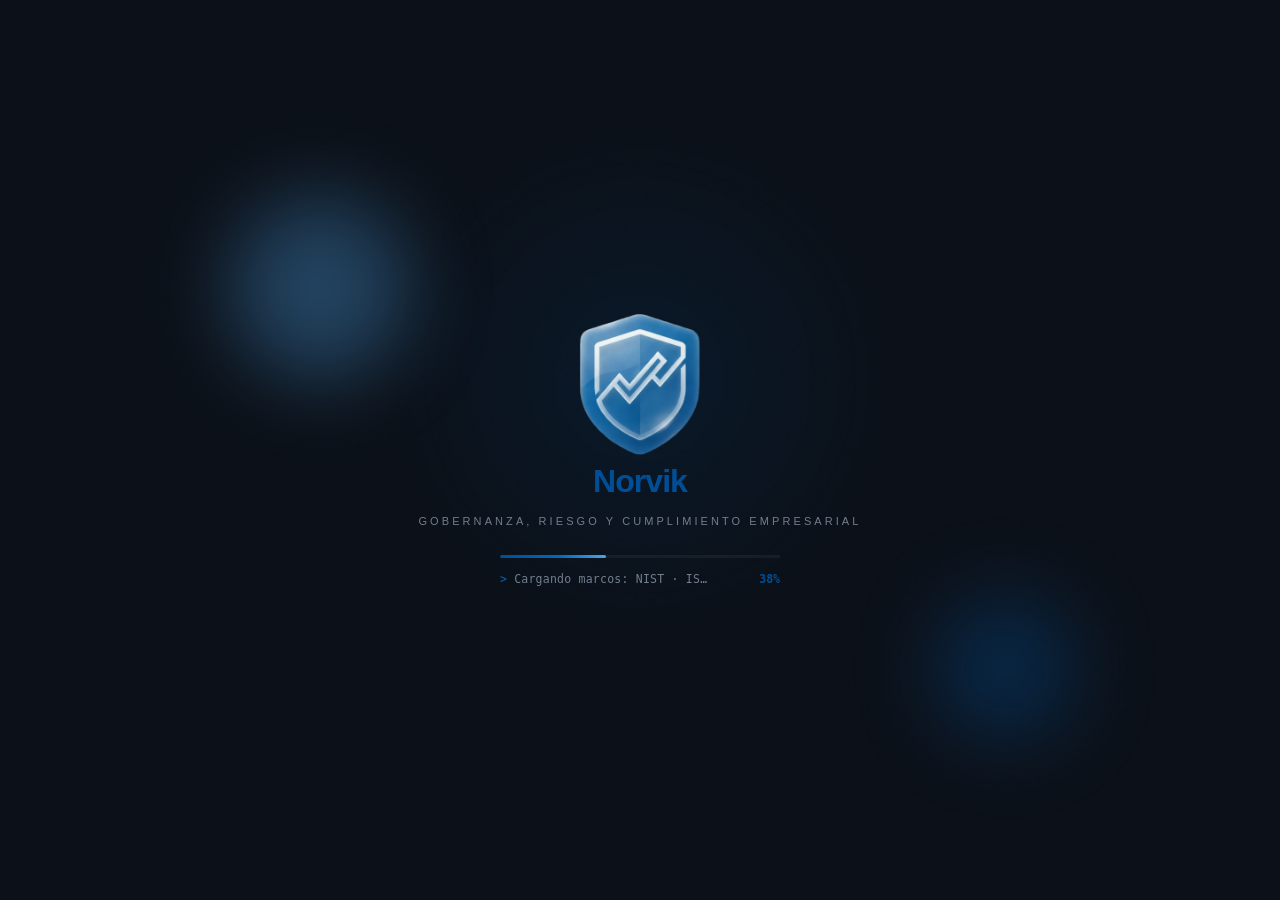
<file: ui/web/index.html>
<!DOCTYPE html>
<html lang="es">
<head>
  <meta charset="UTF-8" />
  <meta name="viewport" content="width=device-width, initial-scale=1.0" />
  <title>Norvik — Governance & Compliance</title>
  <link rel="icon" type="image/svg+xml" href="norvik-icon.svg" />
  <link rel="stylesheet" href="themes.css" />
  <link rel="stylesheet" href="styles.css" />
  <link rel="stylesheet" href="glass.css" />
  <link rel="stylesheet" href="responsive.css" />
  <link rel="stylesheet" href="loader.css" />
  <script src="qrc:///qtwebchannel/qwebchannel.js"></script>
</head>
<body>
  <div class="norvik-loader" id="norvik-loader" role="status" aria-live="polite" aria-label="Cargando Norvik">
    <div class="nl-grain" aria-hidden="true"></div>
    <div class="nl-aura" aria-hidden="true"></div>
    <div class="nl-flare nl-flare--a" aria-hidden="true"></div>
    <div class="nl-flare nl-flare--b" aria-hidden="true"></div>
    <div class="nl-stage">
      <div class="nl-logo-wrap" aria-hidden="true">
        <img class="nl-logo-img" src="norvik-logo.png" width="120" height="140" alt="" decoding="async" />
        <div class="nl-wordmark">Norvik</div>
      </div>
      <div class="nl-tagline">Enterprise Governance, Risk &amp; Compliance</div>
      <div class="nl-track" aria-hidden="true"><span class="nl-fill" id="nl-fill"></span></div>
      <div class="nl-status">
        <span class="nl-phase"><span class="nl-caret">&gt;</span><span id="nl-phase-text">Inicializando núcleo seguro</span></span>
        <span class="nl-pct" id="nl-pct">0%</span>
      </div>
    </div>
  </div>
  <div class="grain"></div>
  <div class="scene-bg" aria-hidden="true">
    <div class="scene-bg__image" id="scene-bg-image"></div>
    <div class="scene-bg__veil" id="scene-bg-veil"></div>
    <div class="hero-glow hero-glow--back"></div>
    <div class="hero-glow hero-glow--front"></div>
  </div>

  <div class="app-root">
    <div class="sidebar-backdrop" id="sidebar-backdrop" aria-hidden="true"></div>
    <div class="notif-backdrop" id="notif-backdrop" hidden aria-hidden="true"></div>
    <div class="glass-panel norvik-shell">
      <div class="norvik-layout" id="layout">
        <aside class="norvik-sidebar">
          <nav class="norvik-nav norvik-nav--top" aria-label="Navegación principal">
            <span class="nav-indicator" id="nav-indicator" aria-hidden="true"></span>
            <button type="button" class="nav-item is-active" data-panel="dashboard">
              <span data-icon="dashboard"></span><span data-i18n="nav.dashboard">Dashboard</span>
            </button>
            <button type="button" class="nav-item" data-panel="frameworks" id="nav-frameworks">
              <span data-icon="verified"></span><span data-i18n="nav.framework">Framework</span>
            </button>
            <button type="button" class="nav-item" data-panel="reports">
              <span data-icon="reports"></span><span data-i18n="nav.reports">Informes PDF</span>
            </button>
            <button type="button" class="nav-item" data-panel="ai">
              <span data-icon="ai"></span><span data-i18n="nav.ai">Asistente IA</span>
            </button>
          </nav>
          <div class="norvik-sidebar-foot">
            <div class="norvik-status foot-text">
              <span class="dot" id="ollama-dot"></span>
              <span id="ollama-label" data-i18n="ollama.checking">Ollama: comprobando...</span>
            </div>
            <div class="sidebar-foot-nav">
              <button type="button" class="nav-item nav-item--foot" data-panel="settings">
                <span data-icon="settings"></span><span data-i18n="nav.settings">Configuración</span>
              </button>
              <button type="button" class="nav-item nav-item--foot" id="btn-support">
                <span data-icon="help"></span><span data-i18n="nav.support">Soporte</span>
              </button>
            </div>
            <div class="sidebar-user" id="sidebar-user" role="button" tabindex="0">
              <span class="sidebar-user__avatar" id="sidebar-avatar">RC</span>
              <div class="sidebar-user__meta foot-text">
                <span class="sidebar-user__name" id="sidebar-user-name">Responsable</span>
                <span class="sidebar-user__role" id="sidebar-user-role">Cumplimiento</span>
              </div>
            </div>
            <button type="button" class="btn-collapse" id="btn-collapse">
              <span class="chevron-wrap" data-icon="chevronLeft"></span><span class="collapse-label" data-i18n="nav.collapse">Colapsar</span>
            </button>
          </div>
        </aside>

        <section class="norvik-main">
          <header class="norvik-topbar">
            <button type="button" class="ws-btn btn-nav-toggle" id="btn-nav-toggle" aria-label="Abrir menú de navegación">
              <span data-icon="menu"></span>
            </button>
            <div class="norvik-topbar__title">
              <span class="demo-badge" id="demo-badge" hidden aria-label="Modo demostración" data-i18n="demo.badge">DEMO</span>
              <h1 id="page-title">Governance & Compliance</h1>
              <p id="page-subtitle" data-i18n-static="common.lastReview">Última revisión: —</p>
            </div>
            <div class="topbar-search">
              <span class="topbar-search__icon" data-icon="search"></span>
              <input type="text" id="global-search" class="topbar-search__input" data-i18n-placeholder="search.placeholder" placeholder="Buscar controles, marcos o dominios..." autocomplete="off" />
              <div class="search-results" id="search-results" hidden></div>
            </div>
            <div class="norvik-topbar__actions norvik-topbar__actions--compact">
              <div class="notif-wrap" id="notif-wrap">
              <button type="button" class="icon-btn" id="btn-notifs" aria-label="Notificaciones" aria-expanded="false" aria-controls="notif-panel">
                <span data-icon="bell"></span>
                <span class="icon-btn__dot" id="notif-dot" hidden></span>
              </button>
              <div class="notif-panel mica-surface" id="notif-panel" hidden role="dialog" aria-label="Notificaciones">
                <div class="notif-panel__head">
                  <h2 class="notif-panel__title" data-i18n="notif.title">Notificaciones</h2>
                  <button type="button" class="notif-panel__mark" id="notif-mark-read" data-i18n="notif.markRead">Marcar todo como leído</button>
                </div>
                <div class="notif-panel__scroll" id="notif-list"></div>
                <div class="notif-panel__foot">
                  <button type="button" class="notif-panel__view-all" id="notif-view-all" data-i18n="notif.viewAll">Ver todas las notificaciones</button>
                </div>
              </div>
              </div>
              <div class="user-chip" id="user-chip" role="button" tabindex="0">
                <span class="user-chip__avatar" id="user-avatar">RC</span>
                <span class="user-chip__meta">
                  <span class="user-chip__name" id="user-name">Responsable</span>
                  <span class="user-chip__role" id="user-role">Cumplimiento</span>
                </span>
              </div>
            </div>
          </header>

          <div class="norvik-work">
            <div class="norvik-panel is-active" data-panel="dashboard">
              <div class="dash-empty" id="dash-empty" hidden>
                <nav class="dash-crumb dash-crumb--empty" aria-label="Miga de pan">
                  <span>Inicio</span>
                  <span class="dash-crumb__sep" data-icon="chevronRight"></span>
                  <span class="dash-crumb__active">Dashboard</span>
                </nav>
                <div class="dash-empty__shell glass-box">
                  <div class="dash-empty__hero">
                    <div class="dash-empty__orbit">
                      <div class="dash-empty__ring" aria-hidden="true"></div>
                      <img class="dash-empty__logo" src="norvik-logo.png" width="120" height="140" alt="Norvik" />
                      <div class="dash-empty__float dash-empty__float--a"><span data-icon="policy"></span></div>
                      <div class="dash-empty__float dash-empty__float--b"><span data-icon="check"></span></div>
                    </div>
                  </div>
                  <h2 data-i18n="dash.emptyTitle">No hay datos de cumplimiento todavía</h2>
                  <p data-i18n="dash.emptyBody">Comience configurando su primer marco normativo o cargue datos de demostración para explorar el dashboard sin evaluaciones reales.</p>
                  <div class="dash-empty__actions">
                    <button type="button" class="ws-btn primary" id="empty-start">
                      <span data-icon="verified"></span><span data-i18n="dash.startEval">Comenzar evaluación</span>
                    </button>
                    <button type="button" class="ws-btn" id="empty-import">
                      <span data-icon="sparkle"></span><span data-i18n="dash.loadDemo">Cargar datos de demostración</span>
                    </button>
                  </div>
                  <div class="dash-empty__tips">
                    <div class="dash-empty__tip">
                      <span class="dash-empty__tip-icon" data-icon="sparkle"></span>
                      <strong>Marcos sugeridos</strong>
                      <span>ISO 27001, NIST CSF o CIS Controls según su sector.</span>
                    </div>
                    <div class="dash-empty__tip">
                      <span class="dash-empty__tip-icon" data-icon="policy"></span>
                      <strong>Guía de inicio</strong>
                      <span>Mapee controles de cumplimiento en pocos minutos.</span>
                    </div>
                    <div class="dash-empty__tip">
                      <span class="dash-empty__tip-icon" data-icon="group"></span>
                      <strong>Invitar equipo</strong>
                      <span>Colabore con oficiales de privacidad y auditores.</span>
                    </div>
                  </div>
                </div>
                <div class="dash-empty__ghost" aria-hidden="true">
                  <div class="dash-ghost-card dash-ghost-card--wide"></div>
                  <div class="dash-ghost-card dash-ghost-card--narrow"></div>
                </div>
              </div>

              <div id="dash-content">
              <nav class="dash-crumb" aria-label="Miga de pan">
                <span>Inicio</span>
                <span class="dash-crumb__sep" data-icon="chevronRight"></span>
                <span class="dash-crumb__active">Dashboard</span>
              </nav>
              <header class="dash-header">
                <div class="dash-header__main">
                  <h2 class="dash-header__title" data-i18n="dash.compliancePanel">Panel de cumplimiento</h2>
                  <p class="dash-header__subtitle" id="dash-header-sub" data-i18n="dash.complianceSubDefault">Monitoreo de cumplimiento entre marcos y vectores de riesgo.</p>
                  <div class="dash-header__meta">
                    <span class="dash-status" id="dash-conn-status">
                      <span class="dash-status__dot"></span>
                      <span id="dash-conn-label" data-i18n="dash.engineActive">Motor de cumplimiento activo</span>
                    </span>
                    <span class="dash-header__sep" aria-hidden="true">·</span>
                    <span class="dash-header__time" id="dash-last-update">Última actualización: —</span>
                    <span class="dash-header__sep demo-banner__sep" id="demo-banner-sep" hidden aria-hidden="true">·</span>
                    <span class="demo-banner" id="demo-banner" hidden data-i18n="demo.banner">Datos de demostración — no válidos para auditoría</span>
                  </div>
                </div>
                <div class="dash-header__actions">
                  <button type="button" class="ws-btn ws-btn--warn" id="btn-clear-demo" hidden>
                    <span data-icon="close"></span><span data-i18n="demo.remove">Quitar demo</span>
                  </button>
                  <button type="button" class="ws-btn" id="btn-sync">
                    <span data-icon="sync"></span><span data-i18n="dash.sync">Sincronizar</span>
                  </button>
                  <button type="button" class="ws-btn ws-btn--filter" id="dash-btn-filter">
                    <span data-icon="filter"></span><span id="dash-filter-btn-label" data-i18n="dash.filters">Filtros</span>
                  </button>
                  <button type="button" class="ws-btn primary" id="dash-btn-export">
                    <span data-icon="export"></span><span data-i18n="dash.exportPdf">Exportar PDF</span>
                  </button>
                </div>
              </header>

              <div class="dash-filters-bar" id="dash-filters-bar" hidden>
                <span class="dash-filters-bar__label">Filtros activos:</span>
                <div class="dash-filter-chips" id="dash-filter-chips"></div>
                <button type="button" class="link-btn" id="dash-clear-filters">Limpiar todo</button>
              </div>

              <div class="bento-grid dash-hero-row">
                <div class="glass-box dash-card bento-span-4 risk-index-card drill-target" id="risk-index-card" role="button" tabindex="0" title="Ver incidencias críticas">
                  <div class="card-head card-head--tight">
                    <span class="card-head__title card-head__title--caps">Índice de exposición al riesgo</span>
                  </div>
                  <div class="risk-index__body">
                    <div class="risk-index__gauge">
                      <div class="score-donut score-donut--compact" id="score-donut"></div>
                    </div>
                    <p class="risk-index__risk" id="risk-label">Riesgo moderado</p>
                  </div>
                  <div class="risk-index__foot">
                    <div class="risk-index__stat">
                      <span class="risk-index__stat-lbl">Cumplimiento</span>
                      <span class="risk-index__stat-val" id="risk-compliance-pct">0%</span>
                    </div>
                    <div class="risk-index__stat drill-target drill-target--inline" id="risk-incidents-stat" role="button" tabindex="0" title="Listado de controles críticos">
                      <span class="risk-index__stat-lbl">Incidencias</span>
                      <span class="risk-index__stat-val risk-index__stat-val--bad" id="risk-incidents">0</span>
                    </div>
                  </div>
                </div>

                <div class="glass-box dash-card bento-span-8 maturity-card">
                  <div class="card-head card-head--tight">
                    <span class="card-head__title card-head__title--caps">Matriz global de madurez</span>
                    <span class="live-chip">Datos en vivo</span>
                  </div>
                  <div class="maturity-list" id="maturity-list"></div>
                </div>
              </div>

              <div class="bento-grid dash-kpi-row">
                <div class="glass-box dash-card bento-span-4 dash-kpi mica-surface drill-target" id="kpi-fw-card" role="button" tabindex="0" title="Ver controles del marco seleccionado">
                  <div class="dash-kpi__head dash-kpi__head--badge">
                    <span class="dash-kpi__label" id="kpi-fw-label">Cumplimiento ISO 27001</span>
                    <div class="fw-compliance-badge fw-compliance-badge--sm" id="kpi-fw-badge" aria-hidden="true">
                      <span class="fw-compliance-badge__icon" data-icon="verified"></span>
                      <span class="fw-compliance-badge__body">
                        <strong id="kpi-fw-badge-pct">—</strong>
                        <small>Conforme</small>
                      </span>
                    </div>
                  </div>
                  <div class="dash-kpi__value-row">
                    <span class="dash-kpi__value" id="kpi-fw-pct">—</span>
                    <span class="dash-kpi__delta dash-kpi__delta--down" id="kpi-fw-delta" hidden>
                      <span data-icon="warning"></span><span>—</span>
                    </span>
                  </div>
                  <div class="dash-kpi__track"><span id="kpi-fw-bar" style="width:0"></span></div>
                  <p class="dash-kpi__hint" id="kpi-fw-target">Objetivo: 95% de madurez · Clic para detalle</p>
                </div>
                <div class="glass-box dash-card bento-span-4 health-score-card health-score-card--kpi mica-surface">
                  <div class="health-score-card__label">Puntuación de salud global</div>
                  <div class="health-score-card__layout">
                    <div class="health-score-card__info">
                      <div class="health-score-card__headline">
                        <span class="health-score-card__grade" id="health-grade">—</span>
                        <span class="health-score-card__status" id="health-status">Estable</span>
                      </div>
                      <div class="health-score-card__trend">
                        <span class="health-score-card__trend-icon" data-icon="trend"></span>
                        <span id="health-trend-text">—</span>
                      </div>
                    </div>
                    <div class="health-score-card__viz">
                      <div class="health-score-card__watermark" aria-hidden="true"><span data-icon="verified"></span></div>
                      <div class="health-score-card__ring" id="health-ring"></div>
                    </div>
                  </div>
                </div>
                <div class="glass-box dash-card bento-span-4 dash-kpi mica-surface">
                  <div class="dash-kpi__head">
                    <span class="dash-kpi__label">Auditorías activas</span>
                    <span class="dash-kpi__icon" data-icon="pending"></span>
                  </div>
                  <ul class="dash-audit-list" id="kpi-audit-list"></ul>
                </div>
              </div>

              <div class="bento-grid dash-detail-row">
                <div class="glass-box dash-card bento-span-12 controls-table-card filtered-table-card" id="filtered-table-card">
                  <div class="card-head card-head--tight card-head--table">
                    <span class="card-head__title card-head__title--caps" id="filtered-table-title">Estado de controles filtrados</span>
                    <span class="filtered-table__legend"><i class="cell-crit"></i> Crítico / Alto · Clic en fila para mitigar</span>
                  </div>
                  <div class="gaps-table-wrap grid-table-wrap">
                    <table class="data-table data-table--enterprise data-table--filtered" id="filtered-controls-table">
                      <thead>
                        <tr>
                          <th>ID</th>
                          <th>Dominio</th>
                          <th>Riesgo</th>
                          <th>Madurez</th>
                          <th>Estado</th>
                        </tr>
                      </thead>
                      <tbody id="filtered-controls-body"></tbody>
                    </table>
                  </div>
                  <div class="filtered-table__foot" id="filtered-table-foot" hidden>
                    <button type="button" class="link-btn" id="filtered-show-more">Ver más resultados</button>
                  </div>
                </div>

                <div class="glass-box dash-card bento-span-12 controls-table-card" hidden aria-hidden="true">
                  <div class="card-head card-head--tight card-head--table">
                    <span class="card-head__title card-head__title--caps">Estado de controles críticos</span>
                    <button type="button" class="link-btn" data-goto-gaps>Ver todas las evaluaciones</button>
                  </div>
                  <div class="gaps-table-wrap grid-table-wrap">
                    <table class="data-table data-table--enterprise" id="critical-gaps-table">
                      <thead>
                        <tr>
                          <th>Marco</th>
                          <th>Dominio</th>
                          <th>Control</th>
                          <th>Madurez</th>
                          <th>Estado</th>
                          <th class="cell-action"></th>
                        </tr>
                      </thead>
                      <tbody id="critical-gaps-body"></tbody>
                    </table>
                  </div>
                </div>

              </div>

              <div class="bento-grid dash-exec-row">
                <div class="glass-box ai-exec-card bento-span-7">
                  <div class="card-head card-head--exec">
                    <span class="card-head__title">
                      <span class="ai-spark" data-icon="sparkle"></span>Resumen ejecutivo IA
                    </span>
                    <span class="live-chip live-chip--analysis" id="ai-summary-state">ANÁLISIS EN VIVO</span>
                  </div>
                  <div class="ai-summary__body" id="ai-summary-body">
                    <p class="ai-summary__placeholder">Genera un análisis ejecutivo del estado de gobernanza con tu modelo Ollama configurado. Son sugerencias de la IA basadas en tus evaluaciones.</p>
                  </div>
                  <div class="ai-summary__cta" id="ai-summary-cta">
                    <button type="button" class="ws-btn primary" id="btn-ai-summary">
                      <span data-icon="ai"></span><span>Generar análisis</span>
                    </button>
                  </div>
                  <div class="ai-summary__links" id="ai-summary-links" hidden>
                    <button type="button" class="ai-link-btn" id="btn-ai-regen">Regenerar análisis</button>
                    <span class="ai-link-sep" aria-hidden="true">|</span>
                    <button type="button" class="ai-link-btn" id="btn-ai-copy">Copiar al portapapeles</button>
                  </div>
                </div>

                <div class="glass-box dash-card stream-card bento-span-5">
                  <div class="card-head card-head--tight">
                    <span class="card-head__title card-head__title--caps">Flujo de cumplimiento reciente</span>
                  </div>
                  <ul class="stream-list" id="activity-list"></ul>
                </div>
              </div>

              <div class="norvik-grid norvik-grid--mid dash-secondary">
                <div class="glass-box dash-card remediation-card">
                  <div class="card-head card-head--tight">
                    <span class="card-head__title card-head__title--caps">Progreso del plan de remediación</span>
                    <span class="card-head__hint" id="remediation-hint"></span>
                  </div>
                  <div class="remediation-list" id="remediation-list"></div>
                </div>
                <div class="glass-box dash-card gapmatrix-card">
                  <div class="card-head card-head--gap">
                    <div class="gapmatrix-card__titles">
                      <span class="card-head__title">Mapa de brechas</span>
                      <span class="gapmatrix-card__sub">Alineación de marcos vs. implementación por dominio</span>
                    </div>
                    <span class="matrix-legend">
                      <span><i class="cell-crit"></i>Brecha crítica</span>
                      <span><i class="cell-part"></i>Parcial</span>
                      <span><i class="cell-ok"></i>Alineado</span>
                    </span>
                  </div>
                  <div class="gapmatrix-wrap" id="gap-matrix"></div>
                </div>
              </div>
              </div>
            </div>

            <div class="norvik-panel" data-panel="frameworks" id="panel-frameworks"></div>

            <div class="norvik-panel" data-panel="reports">
              <div id="reports-content" class="reports-page">
                <header class="reports-header">
                  <div>
                    <h2 class="reports-header__title">Informes y análisis de brechas</h2>
                    <p class="reports-header__sub" id="rpt-period">Revisión de cumplimiento · —</p>
                  </div>
                  <div class="reports-header__actions">
                    <button type="button" class="ws-btn" id="btn-export-panel" disabled title="Próximamente">
                      <span data-icon="export"></span><span>Exportar Excel</span>
                    </button>
                    <button type="button" class="ws-btn primary" id="btn-export-rpt">
                      <span data-icon="doc"></span><span>Generar informe PDF</span>
                    </button>
                  </div>
                </header>
                <p id="report-result" class="report-export__result"></p>

                <div class="bento-grid reports-bento">
                  <div class="glass-box dash-card bento-span-7 ai-exec-card">
                    <div class="card-head card-head--exec">
                      <span class="card-head__title">
                        <span class="ai-spark" data-icon="sparkle"></span>Resumen ejecutivo IA
                      </span>
                      <span class="live-chip live-chip--analysis" id="rpt-ai-summary-state">ANÁLISIS EN VIVO</span>
                    </div>
                    <div class="ai-summary__body" id="rpt-ai-summary-body">
                      <p class="ai-summary__placeholder">Genera un análisis ejecutivo del estado de gobernanza con Ollama. Las sugerencias se basan en tus evaluaciones actuales.</p>
                    </div>
                    <div class="ai-summary__cta" id="rpt-ai-summary-cta">
                      <button type="button" class="ws-btn primary" id="rpt-btn-ai-summary">
                        <span data-icon="ai"></span><span>Generar análisis</span>
                      </button>
                    </div>
                    <div class="ai-summary__links" id="rpt-ai-summary-links" hidden>
                      <button type="button" class="ai-link-btn" id="rpt-btn-ai-regen">Regenerar análisis</button>
                      <span class="ai-link-sep" aria-hidden="true">|</span>
                      <button type="button" class="ai-link-btn" id="rpt-btn-ai-copy">Copiar al portapapeles</button>
                    </div>
                  </div>

                  <div class="glass-box dash-card bento-span-5 health-score-card">
                    <div class="health-score-card__label">Puntuación de salud global</div>
                    <div class="health-score-card__layout">
                      <div class="health-score-card__info">
                        <div class="health-score-card__headline">
                          <span class="health-score-card__grade" id="rpt-health-grade">—</span>
                          <span class="health-score-card__status" id="rpt-health-status">Estable</span>
                        </div>
                        <div class="health-score-card__trend">
                          <span class="health-score-card__trend-icon" data-icon="trend"></span>
                          <span id="rpt-health-trend-text">—</span>
                        </div>
                      </div>
                      <div class="health-score-card__viz">
                        <div class="health-score-card__watermark" aria-hidden="true"><span data-icon="verified"></span></div>
                        <div class="health-score-card__ring" id="rpt-health-ring"></div>
                      </div>
                    </div>
                  </div>

                  <div class="glass-box dash-card bento-span-12 gapmatrix-card">
                    <div class="card-head card-head--gap">
                      <div class="gapmatrix-card__titles">
                        <span class="card-head__title">Mapa de brechas</span>
                        <span class="gapmatrix-card__sub">Alineación de marcos vs. implementación por dominio</span>
                      </div>
                      <span class="matrix-legend">
                        <span><i class="cell-crit"></i>Brecha crítica</span>
                        <span><i class="cell-part"></i>Parcial</span>
                        <span><i class="cell-ok"></i>Alineado</span>
                      </span>
                    </div>
                    <div class="gapmatrix-wrap" id="rpt-gap-matrix"></div>
                  </div>

                  <div class="glass-box dash-card bento-span-8 remediation-card">
                    <div class="card-head card-head--tight">
                      <span class="card-head__title card-head__title--caps">Progreso del plan de remediación</span>
                      <span class="card-head__hint" id="rpt-remediation-hint"></span>
                    </div>
                    <div class="remediation-list" id="rpt-remediation-list"></div>
                  </div>

                  <div class="glass-box dash-card bento-span-4 upload-card rpt-archive">
                    <div class="card-head card-head--tight">
                      <span class="card-head__title card-head__title--caps">Biblioteca de evidencias</span>
                    </div>
                    <div class="dropzone dropzone--compact" id="dropzone" role="button" tabindex="0" aria-label="Subir evidencias">
                      <div class="dropzone__circle"><span data-icon="upload"></span></div>
                      <div class="dropzone__title">Arrastra archivos aquí</div>
                      <p class="dropzone__hint">PDF, imágenes y documentos vinculados a controles.</p>
                      <input type="file" id="evidence-input" multiple hidden />
                    </div>
                    <ul class="upload-list" id="upload-list"></ul>
                  </div>
                </div>
              </div>
            </div>

            <div class="norvik-panel" data-panel="ai">
              <div class="glass-box ai-chat">
                <div class="glass-box__title">Asistente IA — Recomendaciones GRC</div>
                <div id="ai-offline" class="ai-offline" hidden>
                  Ollama no está disponible. Inicia Ollama en http://localhost:11434 para habilitar recomendaciones.
                </div>
                <div class="ai-messages" id="ai-messages">
                  <div class="ai-msg bot">Selecciona un gap del dashboard o describe un control para recibir recomendaciones técnicas en español.</div>
                </div>
                <div class="ai-input-row">
                  <input type="text" class="ai-input" id="ai-input" placeholder="Describe un gap o control..." />
                  <button type="button" class="ws-btn primary" id="ai-send">
                    <span data-icon="send"></span><span>Enviar</span>
                  </button>
                </div>
              </div>
            </div>

            <div class="norvik-panel" data-panel="settings">
              <div class="glass-box">
                <h1 style="font-size:22px;font-weight:650;letter-spacing:-.02em;margin-bottom:4px" data-i18n="settings.title">Configuración</h1>
                <p class="sub" style="color:var(--ink-3);font-size:13px;margin-bottom:18px" data-i18n="settings.languageHint">Interfaz, informes PDF y asistente IA</p>

                <div class="settings-section" id="language-settings">
                  <div class="label" data-i18n="settings.language">Idioma</div>
                  <div class="settings-grid">
                    <div class="setting-field">
                      <label for="set-language" data-i18n="settings.language">Idioma</label>
                      <select id="set-language" class="setting-select">
                        <option value="es">Español</option>
                        <option value="en">English</option>
                      </select>
                    </div>
                  </div>
                </div>

                <div class="settings-section" id="ollama-settings">
                  <div class="label">Asistente IA (Ollama)</div>
                  <div class="settings-grid settings-grid--ollama">
                    <div class="setting-field">
                      <label for="set-ollama-provider">Proveedor</label>
                      <select id="set-ollama-provider" class="setting-select">
                        <option value="local">Ollama local</option>
                        <option value="cloud">Ollama Cloud (API)</option>
                      </select>
                    </div>
                    <div class="setting-field" id="field-ollama-host">
                      <label for="set-ollama-host">URL local</label>
                      <input type="text" id="set-ollama-host" placeholder="http://localhost:11434" />
                    </div>
                    <div class="setting-field" id="field-ollama-cloud-key" hidden>
                      <label for="set-ollama-cloud-key">API Key Cloud</label>
                      <input type="password" id="set-ollama-cloud-key" placeholder="ollama_..." autocomplete="off" />
                      <p class="setting-hint">Obtén tu clave en <a href="https://ollama.com/settings/keys" target="_blank" rel="noopener">ollama.com/settings/keys</a>. La API usa <code>https://ollama.com/api</code>.</p>
                    </div>
                    <div class="setting-field">
                      <label for="set-ollama-model">Modelo</label>
                      <select id="set-ollama-model" class="setting-select"></select>
                      <p class="setting-hint" id="ollama-models-hint" hidden></p>
                      <p class="setting-hint">Local: solo modelos descargados (<code>ollama pull llama3.2</code>). Cloud: catálogo de ollama.com (Llama no incluido).</p>
                    </div>
                    <div class="setting-field setting-field--wide">
                      <label for="set-ollama-model-custom">Modelo personalizado (opcional)</label>
                      <input type="text" id="set-ollama-model-custom" placeholder="Ej. llama3.1:8b" />
                    </div>
                  </div>
                  <div class="setting-field setting-field--wide">
                    <label for="set-ai-prompt">Rol del asistente (system prompt)</label>
                    <textarea id="set-ai-prompt" class="setting-textarea" rows="5" placeholder="Vacío = rol GRC Norvik (auditoría, informes, decisiones, sugerencias)"></textarea>
                  </div>
                  <div class="ollama-actions">
                    <button type="button" class="ws-btn" id="btn-test-ollama">
                      <span data-icon="sync"></span><span>Probar conexión</span>
                    </button>
                    <button type="button" class="ws-btn" id="btn-load-models">
                      <span data-icon="ai"></span><span>Cargar modelos</span>
                    </button>
                    <span class="ollama-test-status" id="ollama-test-status"></span>
                  </div>
                </div>

                <div class="settings-section" id="theme-settings-panel"></div>

                <div class="settings-section">
                  <div class="label">Organización</div>
                  <div class="settings-grid">
                    <div class="setting-field">
                      <label for="set-org">Nombre</label>
                      <input type="text" id="set-org" />
                    </div>
                  </div>
                </div>

                <div style="margin-top:16px">
                  <button type="button" class="ws-btn primary" id="btn-save-settings">
                    <span data-icon="check"></span><span>Guardar configuración</span>
                  </button>
                </div>
              </div>
            </div>
          </div>
        </section>
      </div>
    </div>
  </div>

  <div class="filter-backdrop" id="filter-backdrop" hidden></div>
  <aside class="filter-drawer" id="filter-drawer" aria-label="Filtros del dashboard" hidden>
    <div class="filter-drawer__head">
      <div>
        <h2 class="filter-drawer__title">Filtros</h2>
        <p class="filter-drawer__sub">Refina el espacio de cumplimiento</p>
      </div>
      <button type="button" class="icon-btn" id="filter-drawer-close" aria-label="Cerrar filtros"><span data-icon="close"></span></button>
    </div>
    <div class="filter-drawer__body">
      <div class="filter-section">
        <span class="filter-section__label">Marco normativo</span>
        <div class="filter-fw-list" id="filter-fw-list"></div>
      </div>
      <div class="filter-section">
        <span class="filter-section__label">Nivel de riesgo</span>
        <div class="filter-risk-grid" id="filter-risk-grid">
          <button type="button" class="filter-risk is-active" data-risk="critical">Crítico</button>
          <button type="button" class="filter-risk is-active" data-risk="warning">Alto</button>
          <button type="button" class="filter-risk" data-risk="info">Medio</button>
          <button type="button" class="filter-risk" data-risk="ok">Bajo</button>
        </div>
      </div>
      <div class="filter-section">
        <span class="filter-section__label">Rango de fechas</span>
        <div class="filter-date">
          <button type="button" class="filter-date__main" id="filter-date-label">Últimos 90 días</button>
          <div class="filter-date__quick">
            <button type="button" class="filter-date-chip" data-days="1">Hoy</button>
            <button type="button" class="filter-date-chip" data-days="7">7 días</button>
            <button type="button" class="filter-date-chip" data-days="30">30 días</button>
            <button type="button" class="filter-date-chip is-active" data-days="90">90 días</button>
          </div>
        </div>
      </div>
      <div class="filter-section">
        <label class="filter-section__label" for="filter-unit">Unidad de negocio</label>
        <select class="setting-select" id="filter-unit">
          <option value="all">Todas las unidades</option>
          <option value="it">Tecnología</option>
          <option value="legal">Legal y cumplimiento</option>
          <option value="ops">Operaciones</option>
        </select>
      </div>
    </div>
    <div class="filter-drawer__foot">
      <button type="button" class="ws-btn primary" id="filter-apply">Aplicar filtros</button>
      <button type="button" class="ws-btn" id="filter-reset">Restablecer</button>
    </div>
  </aside>

  <div class="filter-backdrop" id="drill-backdrop" hidden></div>
  <aside class="filter-drawer drill-drawer" id="drill-drawer" aria-label="Detalle técnico de hallazgos" hidden>
    <div class="filter-drawer__head">
      <div>
        <nav class="drill-crumb" aria-label="Ruta de drill-down">
          <span>Dashboard</span>
          <span class="drill-crumb__sep" data-icon="chevronRight"></span>
          <span id="drill-crumb-metric">Hallazgos</span>
        </nav>
        <h2 class="filter-drawer__title" id="drill-drawer-title">Listado técnico</h2>
        <p class="filter-drawer__sub" id="drill-drawer-sub">Selecciona un ítem para ir al control y mitigar</p>
      </div>
      <button type="button" class="icon-btn" id="drill-drawer-close" aria-label="Cerrar detalle"><span data-icon="close"></span></button>
    </div>
    <div class="drill-drawer__summary">
      <span class="drill-count-badge" id="drill-count-badge">0</span>
      <span class="drill-summary-text" id="drill-summary-text">elementos afectados</span>
    </div>
    <div class="filter-drawer__body drill-drawer__body">
      <div class="gaps-table-wrap grid-table-wrap drill-table-wrap">
        <table class="data-table data-table--enterprise data-table--drill">
          <thead>
            <tr>
              <th>ID</th>
              <th>Control / dominio</th>
              <th>Riesgo</th>
              <th>Madurez</th>
              <th></th>
            </tr>
          </thead>
          <tbody id="drill-drawer-body"></tbody>
        </table>
      </div>
      <p class="drill-empty" id="drill-empty" hidden>Sin hallazgos en este criterio.</p>
    </div>
    <div class="filter-drawer__foot drill-drawer__foot">
      <button type="button" class="ws-btn" id="drill-scroll-table">
        <span data-icon="filter"></span><span>Ir al dashboard filtrado</span>
      </button>
      <button type="button" class="ws-btn primary" id="drill-open-first">
        <span data-icon="export"></span><span>Abrir control prioritario</span>
      </button>
      <button type="button" class="ws-btn" id="drill-ai-first" hidden>
        <span data-icon="ai"></span><span>Mitigar con IA</span>
      </button>
    </div>
  </aside>

  <div class="modal-overlay profile-modal-overlay" id="user-profile-modal" hidden>
    <div class="modal-card glass-panel user-profile-card">
      <div class="modal-card__head">
        <div>
          <span class="card-head__title">Mi perfil</span>
          <p class="profile-modal__sub">Identidad profesional para Norvik, informes PDF y asistente IA</p>
        </div>
        <button type="button" class="icon-btn" id="profile-close" aria-label="Cerrar"><span data-icon="close"></span></button>
      </div>
      <div class="modal-card__body profile-modal__body">
        <section class="profile-section profile-section--hero">
          <div class="profile-avatar-block">
            <button type="button" class="profile-avatar-picker" id="profile-avatar-picker" aria-label="Cambiar foto de perfil">
              <img class="profile-avatar-picker__img" id="profile-avatar-preview" alt="" hidden />
              <span class="profile-avatar-picker__initials" id="profile-avatar-initials">NV</span>
              <span class="profile-avatar-picker__overlay"><span data-icon="upload"></span></span>
            </button>
            <input type="file" id="profile-avatar-input" accept="image/png,image/jpeg,image/webp" hidden />
            <div class="profile-avatar-meta">
              <strong>Foto de perfil</strong>
              <span>PNG, JPG o WebP · máx. 3 MB</span>
              <div class="profile-avatar-actions">
                <button type="button" class="ws-btn" id="profile-avatar-upload">
                  <span data-icon="upload"></span><span>Subir foto</span>
                </button>
                <button type="button" class="ws-btn" id="profile-avatar-remove" hidden>
                  <span data-icon="close"></span><span>Quitar</span>
                </button>
              </div>
            </div>
          </div>
        </section>

        <section class="profile-section">
          <h3 class="profile-section__title">Identidad <span class="profile-required">Obligatorio</span></h3>
          <div class="profile-grid">
            <div class="setting-field">
              <label for="profile-user-name">Nombre completo <span class="req">*</span></label>
              <input type="text" id="profile-user-name" placeholder="Ej. Ana García" autocomplete="name" required />
            </div>
            <div class="setting-field">
              <label for="profile-user-role">Rol / cargo <span class="req">*</span></label>
              <input type="text" id="profile-user-role" placeholder="Ej. CISO · Auditor de cumplimiento" autocomplete="organization-title" required />
            </div>
            <div class="setting-field setting-field--wide">
              <label for="profile-bio">Acerca de ti</label>
              <textarea id="profile-bio" class="setting-textarea" rows="3" placeholder="Breve descripción profesional (opcional)"></textarea>
            </div>
          </div>
        </section>

        <section class="profile-section">
          <h3 class="profile-section__title">Organización</h3>
          <div class="profile-grid">
            <div class="setting-field setting-field--wide">
              <label for="profile-org">Empresa / entidad</label>
              <input type="text" id="profile-org" placeholder="Nombre de la organización" autocomplete="organization" />
            </div>
            <div class="setting-field">
              <label for="profile-department">Departamento / área</label>
              <input type="text" id="profile-department" placeholder="Ej. Riesgos y cumplimiento" />
            </div>
            <div class="setting-field">
              <label for="profile-edition">Edición Norvik</label>
              <input type="text" id="profile-edition" placeholder="Enterprise Edition" />
            </div>
            <div class="setting-field">
              <label for="profile-next-audit">Próxima auditoría</label>
              <input type="text" id="profile-next-audit" placeholder="DD/MM/AAAA" />
            </div>
          </div>
        </section>

        <section class="profile-section">
          <h3 class="profile-section__title">Contacto <span class="profile-optional">Opcional</span></h3>
          <div class="profile-grid">
            <div class="setting-field">
              <label for="profile-email">Correo electrónico</label>
              <input type="email" id="profile-email" placeholder="nombre@empresa.com" autocomplete="email" />
            </div>
            <div class="setting-field">
              <label for="profile-phone">Teléfono</label>
              <input type="tel" id="profile-phone" placeholder="+34 600 000 000" autocomplete="tel" />
            </div>
            <div class="setting-field setting-field--wide">
              <label for="profile-location">Ubicación / oficina</label>
              <input type="text" id="profile-location" placeholder="Ciudad, país o sede" autocomplete="address-level2" />
            </div>
          </div>
        </section>

        <section class="profile-section">
          <h3 class="profile-section__title">Redes y presencia web <span class="profile-optional">Opcional</span></h3>
          <div class="profile-grid">
            <div class="setting-field">
              <label for="profile-linkedin">LinkedIn</label>
              <input type="url" id="profile-linkedin" placeholder="https://linkedin.com/in/usuario" />
            </div>
            <div class="setting-field">
              <label for="profile-github">GitHub</label>
              <input type="url" id="profile-github" placeholder="https://github.com/usuario" />
            </div>
            <div class="setting-field">
              <label for="profile-twitter">X (Twitter)</label>
              <input type="url" id="profile-twitter" placeholder="https://x.com/usuario" />
            </div>
            <div class="setting-field">
              <label for="profile-website">Sitio web</label>
              <input type="url" id="profile-website" placeholder="https://tu-dominio.com" />
            </div>
          </div>
        </section>

        <p class="profile-footnote"><span class="req">*</span> Nombre y cargo son obligatorios. El resto enriquece informes y el contexto del asistente IA.</p>
        <div class="profile-actions">
          <button type="button" class="ws-btn" id="profile-cancel">Cancelar</button>
          <button type="button" class="ws-btn primary" id="profile-save">
            <span data-icon="check"></span><span>Guardar perfil</span>
          </button>
        </div>
      </div>
    </div>
  </div>

  <div class="modal-overlay" id="support-modal" hidden>
    <div class="modal-card glass-panel">
      <div class="modal-card__head">
        <span class="card-head__title"><span class="ai-spark" data-icon="help"></span><span data-i18n="support.title">Soporte</span></span>
        <button type="button" class="icon-btn" id="support-close" aria-label="Cerrar"><span data-icon="close"></span></button>
      </div>
      <div class="modal-card__body">
        <p data-i18n="support.body1">Norvik es tu plataforma de gobernanza, riesgo y cumplimiento (GRC) para evaluar madurez, priorizar brechas y documentar evidencias bajo NIST CSF 2.0, ISO 27001, CIS Controls v8 y RGPD.</p>
        <p data-i18n="support.body2">Si necesitas ayuda con la configuración, la interpretación de controles o soporte técnico, contacta al administrador de tu organización o consulta la documentación de licencia del producto.</p>
        <div class="support-links">
          <a class="support-link" href="https://github.com/heindall92/Norvik_Gobernanza/blob/main/COMMERCIAL_LICENSE.md" target="_blank" rel="noopener noreferrer" data-i18n="support.license">Licencia comercial · Norvik GRC</a>
          <a class="support-link" href="https://github.com/heindall92/Norvik_Gobernanza" target="_blank" rel="noopener noreferrer" data-i18n="support.docs">Documentación · GitHub</a>
        </div>
        <ul class="support-list">
          <li><strong>Evaluar madurez:</strong> entra en Framework, elige un marco y asigna nivel CMM (L0–L5) a cada control.</li>
          <li><strong>Dashboard:</strong> revisa score global, salud de cumplimiento y el mapa de brechas por dominio.</li>
          <li><strong>Asistente IA:</strong> configura Ollama en Configuración para recomendaciones contextualizadas.</li>
          <li><strong>Informes:</strong> genera el PDF ejecutivo desde la sección Informes PDF.</li>
        </ul>
        <p class="support-meta" data-i18n="support.meta">Norvik · Enterprise Edition · Documentación en línea</p>
      </div>
    </div>
  </div>

  <div class="toast" id="toast"><span class="dot"></span><span id="toast-text"></span></div>
  <script src="loader.js"></script>
  <script src="icons.js"></script>
  <script src="theme-engine.js"></script>
  <script src="motion.js"></script>
  <script src="responsive.js"></script>
  <script src="i18n.js"></script>
  <script src="charts.js"></script>
  <script src="app.js"></script>
</body>
</html>
</file>
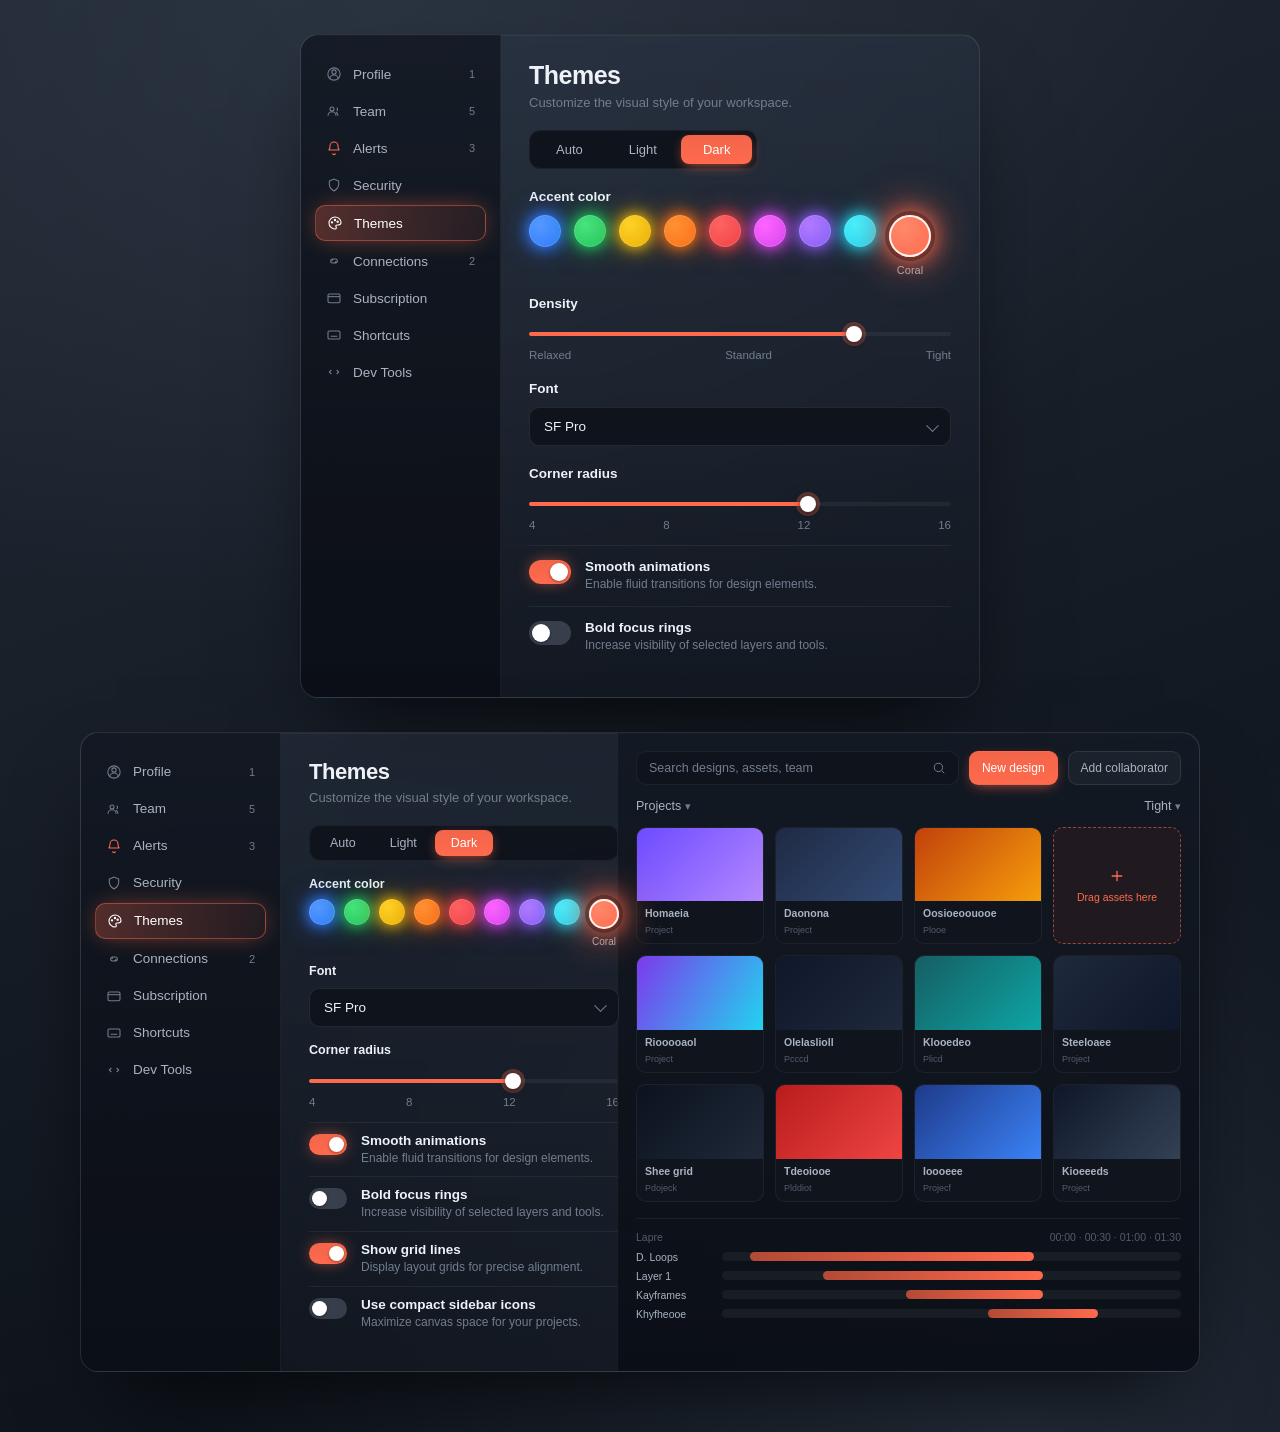
<file: themes.html>
<!DOCTYPE html>
<html lang="en">
<head>
<meta charset="UTF-8" />
<meta name="viewport" content="width=device-width, initial-scale=1.0" />
<title>Themes — Workspace settings</title>
<style>
  :root{
    /* live-controlled tokens */
    --accent:#ff6a4d;          /* Coral default */
    --accent-soft:#ff8a72;
    --radius:12px;
    --speed:.28s;

    /* static palette */
    --page-0:#1b212b;
    --page-1:#10151d;
    --panel:#171d28;
    --panel-2:#1b2230;
    --rail:#10151e;
    --line:rgba(255,255,255,.06);
    --line-2:rgba(255,255,255,.09);
    --ink:#eef2f8;
    --ink-2:#aab3c2;
    --ink-3:#727d8e;
    --ink-4:#525c6b;
    --field:#0e131c;
    --thumb:#fff;
    --page-bg:radial-gradient(120% 80% at 30% 0%,#2a3340 0%,transparent 55%),radial-gradient(120% 90% at 80% 100%,#222b37 0%,transparent 55%),linear-gradient(160deg,#222a36,#0c1118 90%);
    --panel-grad:linear-gradient(180deg,rgba(40,50,66,.5),rgba(18,23,32,.65));
    --rail-grad:linear-gradient(180deg,rgba(14,19,28,.7),rgba(10,14,21,.85));
    --ws-grad:linear-gradient(180deg,rgba(13,18,27,.6),rgba(9,13,20,.8));
    --tile-bg:#0f141d;
    --track:rgba(255,255,255,.05);
    --hover:rgba(255,255,255,.04);
    --hover-2:rgba(255,255,255,.08);
    --shadow:0 40px 90px -36px rgba(0,0,0,.85);
  }
  /* ----- LIGHT THEME ----- */
  body.light{
    --line:rgba(15,23,42,.08);
    --line-2:rgba(15,23,42,.14);
    --ink:#1b2230;
    --ink-2:#51607a;
    --ink-3:#8a97ad;
    --ink-4:#aab4c4;
    --field:#ffffff;
    --thumb:#fff;
    --page-bg:radial-gradient(120% 80% at 30% 0%,#eef1f6 0%,transparent 55%),radial-gradient(120% 90% at 80% 100%,#e6ebf3 0%,transparent 55%),linear-gradient(160deg,#e9edf3,#cdd5e2 90%);
    --panel-grad:linear-gradient(180deg,rgba(255,255,255,.92),rgba(244,247,251,.96));
    --rail-grad:linear-gradient(180deg,rgba(248,250,253,.9),rgba(240,243,248,.95));
    --ws-grad:linear-gradient(180deg,rgba(249,251,253,.85),rgba(241,244,249,.92));
    --tile-bg:#eef1f6;
    --track:rgba(15,23,42,.08);
    --hover:rgba(15,23,42,.04);
    --hover-2:rgba(15,23,42,.07);
    --shadow:0 30px 70px -34px rgba(30,41,70,.4);
  }
  *{box-sizing:border-box;margin:0;padding:0}
  html{ -webkit-text-size-adjust:100% }
  body{
    font-family:-apple-system,BlinkMacSystemFont,"SF Pro Text","Segoe UI",Inter,Roboto,Helvetica,Arial,sans-serif;
    background:var(--page-bg);
    color:var(--ink);
    -webkit-font-smoothing:antialiased;
    min-height:100vh;
    padding:34px 22px 60px;
    display:flex;flex-direction:column;align-items:center;gap:34px;
    transition:font-family var(--speed),background .35s,color .35s;
  }
  body.font-mono{font-family:"SF Mono",ui-monospace,"JetBrains Mono",Menlo,Consolas,monospace}

  /* glow that follows the accent */
  .panel{
    width:100%;max-width:680px;
    background:var(--panel-grad);
    border:1px solid var(--line-2);
    border-radius:18px;
    box-shadow:
      var(--shadow),
      inset 0 1px 0 rgba(255,255,255,.05);
    backdrop-filter:blur(20px);-webkit-backdrop-filter:blur(20px);
    overflow:hidden;
    display:grid;
    transition:background .35s,border-color .35s;
  }
  .panel.simple{grid-template-columns:200px 1fr}
  .panel.expanded{max-width:1120px;grid-template-columns:200px 336px 1fr}

  /* ---------------- sidebar ---------------- */
  .rail{
    background:var(--rail-grad);
    border-right:1px solid var(--line);
    padding:22px 14px;
    transition:background .35s;
  }
  .nav-item{
    display:flex;align-items:center;gap:11px;
    padding:9px 11px;border-radius:10px;
    color:var(--ink-2);font-size:13.5px;font-weight:450;
    cursor:pointer;position:relative;margin-bottom:3px;
    transition:background .18s,color .18s;
  }
  .nav-item svg{width:16px;height:16px;color:var(--ink-3);flex:none;transition:color .18s}
  .nav-item:hover{background:var(--hover);color:var(--ink)}
  .nav-item .badge{
    margin-left:auto;font-size:11px;color:var(--ink-3);min-width:16px;text-align:right;
  }
  .nav-item.active{
    background:linear-gradient(90deg,
      color-mix(in srgb,var(--accent) 28%,transparent),
      color-mix(in srgb,var(--accent) 8%,transparent));
    border:1px solid color-mix(in srgb,var(--accent) 45%,transparent);
    color:#fff;
    box-shadow:0 0 24px -6px color-mix(in srgb,var(--accent) 60%,transparent);
  }
  .nav-item.active svg{color:#fff}
  .nav-item.alerts svg{color:var(--accent)}

  /* ---------------- content ---------------- */
  .content{padding:26px 28px 30px;min-width:0}
  .expanded .content{display:grid;grid-template-columns:1fr;gap:0}
  h1{font-size:25px;font-weight:650;letter-spacing:-.02em}
  .sub{color:var(--ink-3);font-size:13px;margin-top:5px;margin-bottom:20px}

  .label{font-size:13.5px;font-weight:550;color:var(--ink);margin:20px 0 11px}
  .label:first-of-type{margin-top:0}

  /* segmented control */
  .seg{
    display:inline-flex;background:var(--field);border:1px solid var(--line);
    border-radius:11px;padding:4px;gap:2px;
  }
  .seg button{
    border:none;background:transparent;color:var(--ink-2);
    font-size:13px;font-weight:500;padding:7px 22px;border-radius:8px;
    cursor:pointer;font-family:inherit;transition:color .18s,background .2s,box-shadow .2s;
  }
  .seg button.on{
    background:linear-gradient(180deg,color-mix(in srgb,var(--accent) 95%,#000),var(--accent));
    color:#fff;box-shadow:0 4px 14px -4px color-mix(in srgb,var(--accent) 80%,transparent);
  }

  /* accent swatches */
  .swatches{display:flex;align-items:flex-start;gap:13px;flex-wrap:nowrap}
  .sw-wrap{display:flex;flex-direction:column;align-items:center;gap:7px;flex:none}
  .sw{
    width:32px;height:32px;border-radius:50%;cursor:pointer;border:none;
    position:relative;transition:transform .15s,box-shadow .2s;
    box-shadow:0 0 0 1px rgba(255,255,255,.15) inset,
               0 0 14px 1px var(--c),
               0 0 26px 2px color-mix(in srgb,var(--c) 55%,transparent);
  }
  .sw:hover{transform:scale(1.08)}
  .sw.active{
    width:42px;height:42px;
    box-shadow:0 0 0 2px rgba(255,255,255,.9) inset,
               0 0 0 4px rgba(0,0,0,.3),
               0 0 22px 2px var(--c),
               0 0 40px 6px color-mix(in srgb,var(--c) 65%,transparent);
  }
  .sw-name{font-size:11px;color:var(--ink-2);height:12px}

  /* sliders */
  .slider-row{margin-top:4px}
  input[type=range]{
    -webkit-appearance:none;appearance:none;width:100%;height:4px;border-radius:99px;
    background:linear-gradient(90deg,var(--accent) var(--fill,55%),var(--track) var(--fill,55%));
    cursor:pointer;outline:none;
  }
  input[type=range]::-webkit-slider-thumb{
    -webkit-appearance:none;width:16px;height:16px;border-radius:50%;background:var(--thumb);
    box-shadow:0 2px 6px rgba(0,0,0,.5),0 0 0 4px color-mix(in srgb,var(--accent) 30%,transparent);
    transition:box-shadow .15s;
  }
  input[type=range]::-moz-range-thumb{
    width:16px;height:16px;border:none;border-radius:50%;background:var(--thumb);
    box-shadow:0 2px 6px rgba(0,0,0,.5),0 0 0 4px color-mix(in srgb,var(--accent) 30%,transparent);
  }
  .ticks{display:flex;justify-content:space-between;margin-top:9px;color:var(--ink-3);font-size:11.5px}
  .ticks.num{color:var(--ink-3)}

  /* select */
  .select{
    width:100%;position:relative;margin-top:2px;
  }
  select{
    -webkit-appearance:none;appearance:none;width:100%;
    background:var(--field);border:1px solid var(--line-2);color:var(--ink);
    font-family:inherit;font-size:13.5px;padding:11px 14px;border-radius:10px;cursor:pointer;
    transition:border-color .18s;
  }
  select:focus-visible{outline:2px solid var(--accent);outline-offset:1px}
  .select::after{
    content:"";position:absolute;right:14px;top:50%;width:8px;height:8px;
    border-right:1.5px solid var(--ink-3);border-bottom:1.5px solid var(--ink-3);
    transform:translateY(-65%) rotate(45deg);pointer-events:none;
  }

  /* toggles */
  .toggle-row{display:flex;align-items:flex-start;gap:14px;padding:13px 0;border-top:1px solid var(--line)}
  .toggle-row:first-of-type{margin-top:8px}
  .tg{
    width:42px;height:24px;border-radius:99px;
    background:color-mix(in srgb,var(--ink-3) 38%,transparent);
    border:none;cursor:pointer;position:relative;flex:none;transition:background var(--speed);
    margin-top:1px;
  }
  .tg::after{
    content:"";position:absolute;top:3px;left:3px;width:18px;height:18px;border-radius:50%;
    background:#fff;box-shadow:0 1px 3px rgba(0,0,0,.4);transition:transform var(--speed);
  }
  .tg.on{background:linear-gradient(180deg,color-mix(in srgb,var(--accent) 95%,#000),var(--accent));
    box-shadow:0 0 16px -3px color-mix(in srgb,var(--accent) 75%,transparent)}
  .tg.on::after{transform:translateX(18px)}
  .tg-text strong{display:block;font-size:13.5px;font-weight:550;color:var(--ink)}
  .tg-text span{display:block;font-size:12px;color:var(--ink-3);margin-top:2px;line-height:1.4}

  /* compact (expanded variant left column) */
  .compact h1{font-size:22px}
  .compact .seg button{padding:6px 16px;font-size:12.5px}
  .compact .swatches{gap:9px}
  .compact .sw{width:26px;height:26px}
  .compact .sw.active{width:30px;height:30px}
  .compact .sw-name{font-size:10px}
  .compact .label{font-size:12.5px;margin:16px 0 8px}
  .compact .toggle-row{padding:10px 0}
  .compact .tg{width:38px;height:21px}
  .compact .tg::after{width:15px;height:15px}
  .compact .tg.on::after{transform:translateX(17px)}

  /* ---------------- workspace (expanded right) ---------------- */
  .workspace{
    background:var(--ws-grad);
    border-left:1px solid var(--line);
    padding:18px;display:flex;flex-direction:column;gap:14px;min-width:0;
    transition:background .35s;
  }
  .ws-top{display:flex;align-items:center;gap:10px}
  .search{
    flex:1;display:flex;align-items:center;gap:8px;background:var(--field);
    border:1px solid var(--line);border-radius:10px;padding:9px 12px;color:var(--ink-3);font-size:12.5px;
  }
  .search svg{width:14px;height:14px;margin-left:auto}
  .ws-btn{
    border:1px solid var(--line-2);background:var(--hover);color:var(--ink-2);
    font-size:12px;font-family:inherit;padding:9px 12px;border-radius:9px;cursor:pointer;white-space:nowrap;
    transition:background .18s;
  }
  .ws-btn:hover{background:var(--hover-2)}
  .ws-btn.primary{
    background:linear-gradient(180deg,color-mix(in srgb,var(--accent) 95%,#000),var(--accent));
    border-color:transparent;color:#fff;box-shadow:0 4px 14px -5px color-mix(in srgb,var(--accent) 80%,transparent);
  }
  .ws-sub{display:flex;align-items:center;justify-content:space-between;color:var(--ink-2);font-size:12.5px}
  .ws-sub .chev{color:var(--ink-3);font-size:11px}

  .grid{display:grid;grid-template-columns:repeat(4,1fr);gap:11px}
  .tile{
    border-radius:calc(var(--radius) - 2px);overflow:hidden;border:1px solid var(--line);
    background:var(--tile-bg);aspect-ratio:1/.92;display:flex;flex-direction:column;cursor:pointer;
    transition:transform .15s,border-color .18s,background .35s;
  }
  .tile:hover{transform:translateY(-2px);border-color:var(--line-2)}
  .tile .thumb{flex:1;background-size:cover;background-position:center}
  .tile .meta{padding:6px 8px}
  .tile .meta b{display:block;font-size:10.5px;font-weight:550;color:var(--ink-2);white-space:nowrap;overflow:hidden;text-overflow:ellipsis}
  .tile .meta em{font-size:9px;color:var(--ink-4);font-style:normal}
  .tile.drop{
    border:1.5px dashed color-mix(in srgb,var(--accent) 55%,transparent);
    background:color-mix(in srgb,var(--accent) 7%,var(--tile-bg));
    align-items:center;justify-content:center;text-align:center;color:var(--accent);
    font-size:10.5px;gap:6px;padding:8px;
  }
  .tile.drop svg{width:18px;height:18px}

  /* timeline */
  .timeline{
    margin-top:2px;border-top:1px solid var(--line);padding-top:12px;
    font-size:10.5px;color:var(--ink-3);
  }
  .tl-head{display:flex;justify-content:space-between;color:var(--ink-4);margin-bottom:8px}
  .tl-row{display:grid;grid-template-columns:78px 1fr;align-items:center;gap:8px;margin-bottom:7px}
  .tl-row .name{color:var(--ink-2);white-space:nowrap;overflow:hidden;text-overflow:ellipsis}
  .tl-track{position:relative;height:9px;background:var(--track);border-radius:99px}
  .tl-bar{position:absolute;height:100%;border-radius:99px;
    background:linear-gradient(90deg,color-mix(in srgb,var(--accent) 70%,#000),var(--accent))}

  /* toast */
  .toast{
    position:absolute;right:18px;bottom:18px;display:flex;align-items:center;gap:9px;
    background:var(--panel-grad);border:1px solid var(--line-2);border-radius:11px;
    padding:10px 14px;font-size:12.5px;color:var(--ink);
    box-shadow:0 16px 40px -16px rgba(0,0,0,.5);backdrop-filter:blur(10px);
    opacity:0;transform:translateY(8px);transition:opacity .3s,transform .3s;pointer-events:none;
  }
  .toast.show{opacity:1;transform:translateY(0)}
  .toast .dot{width:18px;height:18px;border-radius:6px;
    background:linear-gradient(180deg,var(--accent-soft),var(--accent));
    box-shadow:0 0 12px -1px var(--accent)}
  .expanded{position:relative}

  /* responsive */
  @media (max-width:1120px){
    .panel.expanded{max-width:760px;grid-template-columns:200px 1fr}
    .workspace{grid-column:1 / -1;border-left:none;border-top:1px solid var(--line)}
  }
  @media (max-width:760px){
    .panel.simple,.panel.expanded{grid-template-columns:1fr}
    .rail{border-right:none;border-bottom:1px solid var(--line);
      display:flex;gap:4px;overflow-x:auto;padding:12px}
    .nav-item{margin-bottom:0;white-space:nowrap}
    .nav-item .badge{display:none}
    .workspace{border-left:none;border-top:1px solid var(--line)}
    .grid{grid-template-columns:repeat(2,1fr)}
    .swatches{flex-wrap:wrap}
  }
  @media (prefers-reduced-motion:reduce){*{transition:none!important}}
</style>
</head>
<body>

<!-- ============ VARIANT 1 — SIMPLE ============ -->
<section class="panel simple">
  <aside class="rail" data-rail></aside>
  <div class="content" data-panel="full"></div>
</section>

<!-- ============ VARIANT 2 — EXPANDED ============ -->
<section class="panel expanded">
  <aside class="rail" data-rail data-extra></aside>
  <div class="content compact" data-panel="compact"></div>
  <div class="workspace" data-workspace></div>
</section>

<script>
/* ----------------------------------------------------------
   Shared state, applied live to every :root token
---------------------------------------------------------- */
const ACCENTS = [
  {name:"Blue",  c:"#2f7bff"},
  {name:"Green", c:"#22c55e"},
  {name:"Yellow",c:"#eab308"},
  {name:"Orange",c:"#f97316"},
  {name:"Red",   c:"#ef4444"},
  {name:"Magenta",c:"#d946ef"},
  {name:"Violet",c:"#8b5cf6"},
  {name:"Cyan",  c:"#22d3ee"},
  {name:"Coral", c:"#ff6a4d"},
];
const FONTS = ["SF Pro","Inter","JetBrains Mono","Söhne","System UI"];

const state = {
  mode:"Dark",
  accent:8,            // Coral
  density:78,          // toward Tight
  font:"SF Pro",
  radius:12,
  toggles:{ smooth:true, bold:false, grid:true, compact:false }
};
try{ Object.assign(state, JSON.parse(localStorage.getItem("themeState")||"{}")); }catch(e){}
function persist(){ try{ localStorage.setItem("themeState", JSON.stringify(state)); }catch(e){} }

function softer(hex){ // lighten an accent for gradient tops
  const n=parseInt(hex.slice(1),16);
  let r=(n>>16)+38,g=((n>>8)&255)+30,b=(n&255)+30;
  r=Math.min(255,r);g=Math.min(255,g);b=Math.min(255,b);
  return "#"+((r<<16)|(g<<8)|b).toString(16).padStart(6,"0");
}
function apply(){
  const a=ACCENTS[state.accent].c;
  document.documentElement.style.setProperty("--accent",a);
  document.documentElement.style.setProperty("--accent-soft",softer(a));
  document.documentElement.style.setProperty("--radius",state.radius+"px");
  document.documentElement.style.setProperty("--speed",state.toggles.smooth?".28s":".001s");
  document.body.classList.toggle("font-mono", state.font.includes("Mono"));
  // resolve theme: Auto follows the OS
  let light;
  if(state.mode==="Light") light=true;
  else if(state.mode==="Dark") light=false;
  else light = window.matchMedia && window.matchMedia("(prefers-color-scheme: light)").matches;
  document.body.classList.toggle("light", light);
  persist();
}
// keep Auto in sync if the OS theme flips
if(window.matchMedia){
  window.matchMedia("(prefers-color-scheme: light)").addEventListener("change",()=>{
    if(state.mode==="Auto") apply();
  });
}

/* ---------- ICONS ---------- */
const I = {
  profile:'<svg viewBox="0 0 24 24" fill="none" stroke="currentColor" stroke-width="1.6"><circle cx="12" cy="9" r="3.2"/><path d="M5.5 20a6.5 6.5 0 0 1 13 0"/><circle cx="12" cy="12" r="9.2"/></svg>',
  team:'<svg viewBox="0 0 24 24" fill="none" stroke="currentColor" stroke-width="1.6"><circle cx="9" cy="9" r="3"/><path d="M3 19a6 6 0 0 1 12 0"/><path d="M16 7a3 3 0 0 1 0 5M18 19a6 6 0 0 0-3-5"/></svg>',
  alerts:'<svg viewBox="0 0 24 24" fill="none" stroke="currentColor" stroke-width="1.6"><path d="M6 9a6 6 0 0 1 12 0c0 5 2 6 2 6H4s2-1 2-6Z"/><path d="M10 20a2 2 0 0 0 4 0"/></svg>',
  security:'<svg viewBox="0 0 24 24" fill="none" stroke="currentColor" stroke-width="1.6"><path d="M12 3 5 6v5c0 5 3.5 8 7 10 3.5-2 7-5 7-10V6z"/></svg>',
  themes:'<svg viewBox="0 0 24 24" fill="none" stroke="currentColor" stroke-width="1.6"><path d="M12 3a9 9 0 1 0 0 18c1.5 0 2-1 2-2s-.8-1.3-.8-2.2c0-1 .8-1.8 1.8-1.8H17a4 4 0 0 0 4-4c0-4.4-4-8-9-8Z"/><circle cx="7.5" cy="11" r="1"/><circle cx="12" cy="7.5" r="1"/><circle cx="16" cy="10" r="1"/></svg>',
  connections:'<svg viewBox="0 0 24 24" fill="none" stroke="currentColor" stroke-width="1.6"><path d="M9 12a3 3 0 0 1 3-3h2a3 3 0 0 1 0 6h-1"/><path d="M15 12a3 3 0 0 1-3 3h-2a3 3 0 0 1 0-6h1"/></svg>',
  subscription:'<svg viewBox="0 0 24 24" fill="none" stroke="currentColor" stroke-width="1.6"><rect x="3" y="6" width="18" height="13" rx="2"/><path d="M3 10h18"/></svg>',
  shortcuts:'<svg viewBox="0 0 24 24" fill="none" stroke="currentColor" stroke-width="1.6"><rect x="3" y="6" width="18" height="12" rx="2"/><path d="M7 10h.01M11 10h.01M15 10h.01M7 14h10"/></svg>',
  dev:'<svg viewBox="0 0 24 24" fill="none" stroke="currentColor" stroke-width="1.6"><path d="m8 9-3 3 3 3M16 9l3 3-3 3"/></svg>',
  search:'<svg viewBox="0 0 24 24" fill="none" stroke="currentColor" stroke-width="1.7"><circle cx="11" cy="11" r="7"/><path d="m21 21-4-4"/></svg>',
  plus:'<svg viewBox="0 0 24 24" fill="none" stroke="currentColor" stroke-width="1.7"><path d="M12 5v14M5 12h14"/></svg>'
};
const NAV = [
  ["profile","Profile","1"],["team","Team","5"],["alerts","Alerts","3"],
  ["security","Security",""],["themes","Themes",""],["connections","Connections","2"],
  ["subscription","Subscription",""],["shortcuts","Shortcuts",""],["dev","Dev Tools",""]
];

/* ---------- RENDER SIDEBAR ---------- */
function renderRail(el){
  el.innerHTML = NAV.map(([k,label,badge])=>`
    <div class="nav-item ${k==='themes'?'active':''} ${k==='alerts'?'alerts':''}">
      ${I[k]}<span>${label}</span>${badge?`<span class="badge">${badge}</span>`:''}
    </div>`).join("");
}

/* ---------- RENDER SETTINGS PANEL ---------- */
function densityLabel(v){ return v<33?"Relaxed":v<70?"Standard":"Tight"; }
function renderPanel(el, compact){
  const a = ACCENTS[state.accent];
  el.innerHTML = `
    <h1>Themes</h1>
    <p class="sub">Customize the visual style of your workspace.</p>

    <div class="seg" role="tablist" data-seg>
      ${["Auto","Light","Dark"].map(m=>`<button class="${m===state.mode?'on':''}" data-mode="${m}">${m}</button>`).join("")}
    </div>

    <div class="label">Accent color</div>
    <div class="swatches" data-swatches>
      ${ACCENTS.map((s,i)=>`
        <div class="sw-wrap">
          <button class="sw ${i===state.accent?'active':''}" style="--c:${s.c};background:radial-gradient(circle at 35% 30%, ${softer(s.c)}, ${s.c})" data-acc="${i}" aria-label="${s.name}"></button>
          <span class="sw-name">${i===state.accent?s.name:""}</span>
        </div>`).join("")}
    </div>

    ${compact?"":`
      <div class="label">Density</div>
      <div class="slider-row">
        <input type="range" min="0" max="100" value="${state.density}" data-density style="--fill:${state.density}%">
        <div class="ticks"><span>Relaxed</span><span>Standard</span><span>Tight</span></div>
      </div>`}

    <div class="label">Font</div>
    <div class="select">
      <select data-font>
        ${FONTS.map(f=>`<option ${f===state.font?'selected':''}>${f}</option>`).join("")}
      </select>
    </div>

    <div class="label">Corner radius</div>
    <div class="slider-row">
      <input type="range" min="4" max="16" step="1" value="${state.radius}" data-radius style="--fill:${(state.radius-4)/12*100}%">
      <div class="ticks num"><span>4</span><span>8</span><span>12</span><span>16</span></div>
    </div>

    <div style="margin-top:14px"></div>
    ${toggleRow("smooth","Smooth animations","Enable fluid transitions for design elements.")}
    ${toggleRow("bold","Bold focus rings","Increase visibility of selected layers and tools.")}
    ${compact?`
      ${toggleRow("grid","Show grid lines","Display layout grids for precise alignment.")}
      ${toggleRow("compact","Use compact sidebar icons","Maximize canvas space for your projects.")}
    `:""}
  `;
  bindPanel(el);
}
function toggleRow(key,title,desc){
  return `<div class="toggle-row">
    <button class="tg ${state.toggles[key]?'on':''}" data-tg="${key}" role="switch" aria-checked="${state.toggles[key]}"></button>
    <div class="tg-text"><strong>${title}</strong><span>${desc}</span></div>
  </div>`;
}

/* ---------- RENDER WORKSPACE ---------- */
const grad = (a,b,ang=135)=>`linear-gradient(${ang}deg,${a},${b})`;
const TILES = [
  {n:"Homaeia",t:"Project",bg:grad("#6d4bff","#b388ff")},
  {n:"Daonona",t:"Project",bg:grad("#1f2a44","#324a73")},
  {n:"Oosioeoouooe",t:"Plooe",bg:grad("#c2410c","#f59e0b")},
  {drop:true},
  {n:"Riooooaol",t:"Project",bg:grad("#7c3aed","#22d3ee",120)},
  {n:"Olelaslioll",t:"Pcccd",bg:grad("#0f172a","#1e293b")},
  {n:"Klooedeo",t:"Plicd",bg:grad("#155e63","#0ea5a4")},
  {n:"Steeloaee",t:"Project",bg:grad("#1e293b","#0f172a")},
  {n:"Shee grid",t:"Pdojeck",bg:grad("#0b1220","#1f2937")},
  {n:"Tdeoiooe",t:"Plddiot",bg:grad("#b91c1c","#ef4444")},
  {n:"Ioooeee",t:"Projecf",bg:grad("#1e3a8a","#3b82f6")},
  {n:"Kioeeeds",t:"Project",bg:grad("#0f172a","#334155")},
];
const TL = [
  {name:"D. Loops",w:62,l:6},
  {name:"Layer 1",w:48,l:22},
  {name:"Kayframes",w:30,l:40},
  {name:"Khyfheooe",w:24,l:58},
];
function renderWorkspace(el){
  el.innerHTML = `
    <div class="ws-top">
      <div class="search"><span>Search designs, assets, team</span>${I.search}</div>
      <button class="ws-btn primary">New design</button>
      <button class="ws-btn">Add collaborator</button>
    </div>
    <div class="ws-sub"><span>Projects <span class="chev">▾</span></span><span>Tight <span class="chev">▾</span></span></div>
    <div class="grid">
      ${TILES.map(t=> t.drop
        ? `<div class="tile drop">${I.plus}Drag assets here</div>`
        : `<div class="tile"><div class="thumb" style="background:${t.bg}"></div>
             <div class="meta"><b>${t.n}</b><em>${t.t}</em></div></div>`).join("")}
    </div>
    <div class="timeline">
      <div class="tl-head"><span>Lapre</span><span>00:00 · 00:30 · 01:00 · 01:30</span></div>
      ${TL.map(r=>`<div class="tl-row"><span class="name">${r.name}</span>
        <div class="tl-track"><div class="tl-bar" style="left:${r.l}%;width:${r.w}%"></div></div></div>`).join("")}
    </div>
    <div class="toast" data-toast><span class="dot"></span>Theme updated</div>
  `;
}

/* ---------- BIND INTERACTIONS ---------- */
function bindPanel(el){
  el.querySelectorAll("[data-mode]").forEach(b=>b.onclick=()=>{
    state.mode=b.dataset.mode; apply(); refreshPanels(); toast();
  });
  el.querySelectorAll("[data-acc]").forEach(b=>b.onclick=()=>{
    state.accent=+b.dataset.acc; apply(); refreshPanels(); toast();
  });
  const dens=el.querySelector("[data-density]");
  if(dens) dens.oninput=()=>{ state.density=+dens.value; dens.style.setProperty("--fill",dens.value+"%"); persist(); };
  if(dens) dens.onchange=toast;
  const rad=el.querySelector("[data-radius]");
  rad.oninput=()=>{ state.radius=+rad.value; rad.style.setProperty("--fill",(rad.value-4)/12*100+"%"); apply(); };
  rad.onchange=toast;
  el.querySelector("[data-font]").onchange=e=>{ state.font=e.target.value; apply(); toast(); };
  el.querySelectorAll("[data-tg]").forEach(b=>b.onclick=()=>{
    const k=b.dataset.tg; state.toggles[k]=!state.toggles[k]; apply(); refreshPanels(); toast();
  });
}

/* ---------- ORCHESTRATION ---------- */
let toastTimer;
function toast(){
  document.querySelectorAll("[data-toast]").forEach(t=>{
    t.classList.add("show"); 
  });
  clearTimeout(toastTimer);
  toastTimer=setTimeout(()=>document.querySelectorAll("[data-toast]").forEach(t=>t.classList.remove("show")),1800);
}
function refreshPanels(){
  document.querySelectorAll("[data-rail]").forEach(renderRail);
  renderPanel(document.querySelector('[data-panel="full"]'), false);
  renderPanel(document.querySelector('[data-panel="compact"]'), true);
}
function init(){
  apply();
  refreshPanels();
  renderWorkspace(document.querySelector("[data-workspace]"));
}
init();
</script>
</body>
</html>
</file>
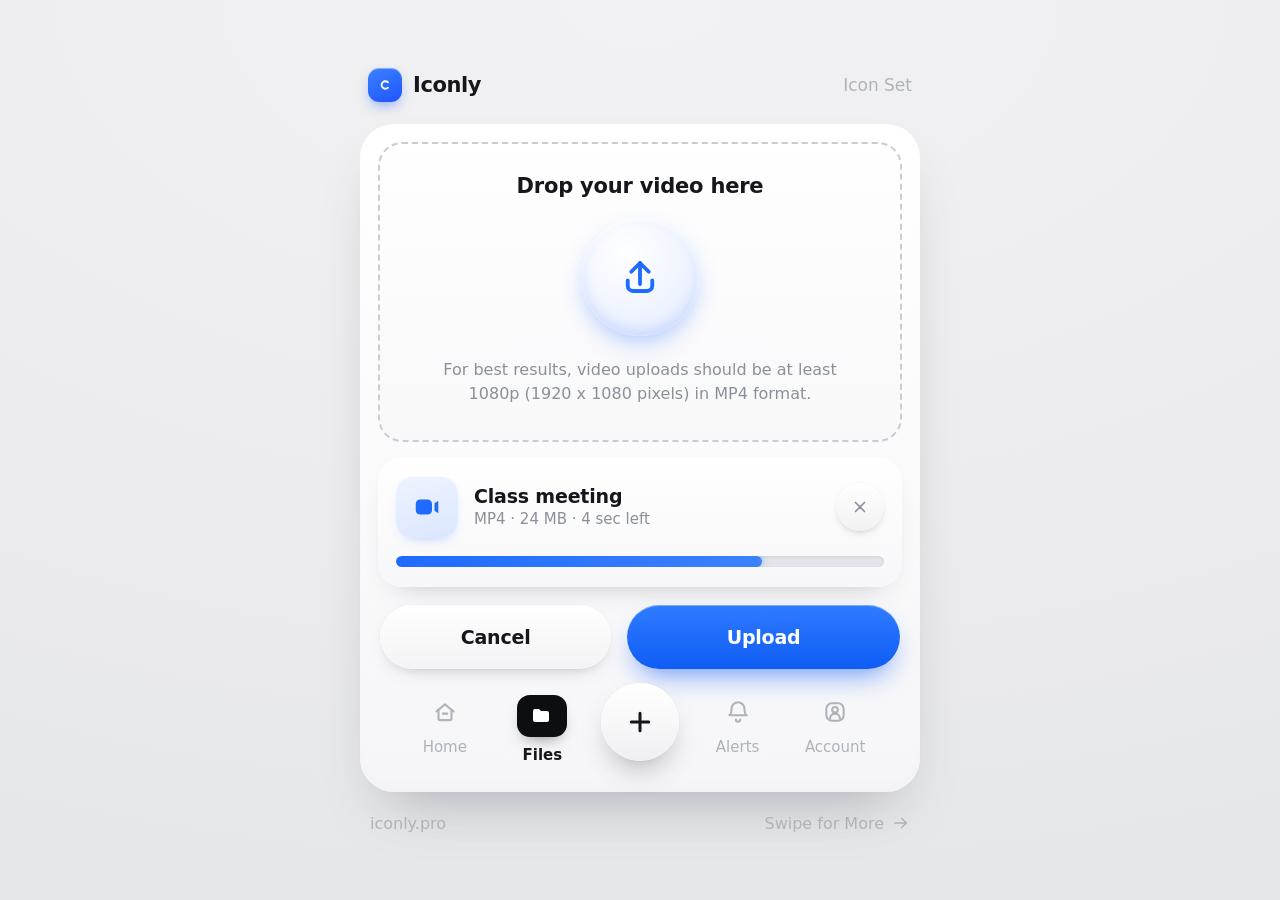
<file: upload.html>
<!DOCTYPE html>
<html lang="en">
<head>
<meta charset="UTF-8" />
<meta name="viewport" content="width=device-width, initial-scale=1.0" />
<title>Iconly — Upload</title>
<style>
  :root{
    --bg:#ececee;
    --bg-2:#e6e7e9;
    --card:#fbfbfc;
    --card-2:#f4f4f6;
    --ink:#15171c;
    --ink-2:#8a9099;
    --ink-3:#aeb3bb;
    --blue:#1f6bff;
    --blue-2:#2f7bff;
    --blue-deep:#0b5bf5;
    --blue-soft:#cfe0ff;
    --blue-tint:#e8f0ff;
    --line:#d9dbe0;
    --shadow-dark:#cfd1d6;
    --shadow-light:#ffffff;
  }
  *{box-sizing:border-box;margin:0;padding:0}
  html,body{height:100%}
  body{
    font-family:"Poppins",-apple-system,BlinkMacSystemFont,"Segoe UI",Inter,system-ui,sans-serif;
    background:radial-gradient(130% 100% at 50% 0%,#f2f2f4,var(--bg) 60%,var(--bg-2));
    color:var(--ink);
    -webkit-font-smoothing:antialiased;
    min-height:100vh;display:flex;align-items:center;justify-content:center;
    padding:34px 20px;
  }

  .frame{width:100%;max-width:560px;position:relative}

  /* ---------- header ---------- */
  .top{display:flex;align-items:center;justify-content:space-between;padding:0 8px 22px}
  .brand{display:flex;align-items:center;gap:11px}
  .brand .mark{
    width:34px;height:34px;border-radius:11px;display:grid;place-items:center;
    background:linear-gradient(155deg,#3b82ff,#1f54ff);
    box-shadow:0 6px 14px -4px rgba(31,84,255,.55),inset 0 1px 0 rgba(255,255,255,.4);
  }
  .brand .mark svg{width:18px;height:18px;color:#fff}
  .brand .name{font-size:21px;font-weight:700;letter-spacing:-.02em}
  .top .set{color:var(--ink-3);font-size:17px;font-weight:500}

  /* ---------- main card ---------- */
  .card{
    background:linear-gradient(180deg,#fff,#f6f6f8);
    border-radius:34px;padding:18px;
    box-shadow:
      0 30px 60px -28px rgba(60,64,80,.4),
      0 2px 0 rgba(255,255,255,.9) inset,
      0 -10px 30px -20px rgba(0,0,0,.05) inset;
  }

  /* dropzone */
  .drop{
    border:2px dashed #c9ccd3;border-radius:24px;
    padding:30px 34px 34px;text-align:center;
    background:linear-gradient(180deg,rgba(255,255,255,.5),rgba(244,244,247,.4));
    transition:border-color .2s,background .2s;cursor:pointer;
  }
  .drop.drag{border-color:var(--blue);background:var(--blue-tint)}
  .drop h2{font-size:21px;font-weight:650;letter-spacing:-.01em}
  .up-btn{
    width:118px;height:118px;border-radius:50%;margin:20px auto 22px;position:relative;
    display:grid;place-items:center;cursor:pointer;
    background:radial-gradient(circle at 38% 30%,#ffffff,#eaf1ff 70%,#dbe7ff);
    box-shadow:0 10px 26px -8px rgba(31,107,255,.45),inset 0 2px 4px rgba(255,255,255,.9),
               inset 0 -6px 12px rgba(150,180,255,.35);
  }
  .up-btn::after{ /* blue glow bleeding downward */
    content:"";position:absolute;left:50%;top:58%;width:150%;height:120%;
    transform:translateX(-50%);z-index:-1;pointer-events:none;
    background:radial-gradient(ellipse at center,rgba(60,120,255,.45),rgba(60,120,255,0) 60%);
    filter:blur(14px);
  }
  .up-btn svg{width:42px;height:42px;color:var(--blue);position:relative;z-index:1}
  .drop p{color:var(--ink-2);font-size:16px;line-height:1.5;font-weight:450;max-width:430px;margin:0 auto}

  /* upload item */
  .item{
    margin-top:16px;background:linear-gradient(180deg,#fff,#f7f7f9);
    border-radius:24px;padding:18px 18px 20px;
    box-shadow:0 14px 30px -20px rgba(60,64,80,.4),inset 0 1px 0 rgba(255,255,255,.8);
    transition:opacity .35s,transform .35s,margin .35s,padding .35s,max-height .35s;
    overflow:hidden;
  }
  .item.removed{opacity:0;transform:scale(.96);max-height:0;margin-top:0;padding-top:0;padding-bottom:0}
  .item-row{display:flex;align-items:center;gap:16px}
  .thumb{
    width:62px;height:62px;border-radius:17px;flex:none;display:grid;place-items:center;
    background:linear-gradient(165deg,#eef3ff,#dbe6ff);
    box-shadow:inset 0 1px 0 rgba(255,255,255,.9),0 6px 14px -8px rgba(31,107,255,.4);
  }
  .thumb svg{width:30px;height:30px;color:var(--blue)}
  .item-meta{flex:1;min-width:0}
  .item-meta h3{font-size:19px;font-weight:650;letter-spacing:-.01em}
  .item-meta .sub{color:var(--ink-2);font-size:15px;font-weight:450;margin-top:3px}
  .close{
    width:48px;height:48px;border-radius:50%;flex:none;display:grid;place-items:center;cursor:pointer;
    background:linear-gradient(180deg,#fff,#f1f1f3);color:var(--ink-2);border:none;
    box-shadow:0 4px 10px -5px rgba(60,64,80,.4),inset 0 1px 0 rgba(255,255,255,.9),0 0 0 1px rgba(0,0,0,.02);
    transition:transform .15s,color .15s;
  }
  .close:hover{transform:scale(1.06);color:var(--ink)}
  .close svg{width:18px;height:18px}
  .bar{height:11px;border-radius:99px;background:#e2e4e9;margin-top:18px;overflow:hidden;
    box-shadow:inset 0 1px 3px rgba(0,0,0,.08)}
  .bar i{display:block;height:100%;width:0;border-radius:99px;
    background:linear-gradient(90deg,#1f6bff,#3b82ff);
    box-shadow:0 0 10px -1px rgba(31,107,255,.6);
    transition:width 1.2s cubic-bezier(.4,.1,.2,1)}

  /* action buttons */
  .actions{display:grid;grid-template-columns:1fr 1.18fr;gap:16px;margin-top:18px;padding:0 2px}
  .btn{
    height:64px;border-radius:99px;border:none;cursor:pointer;font-family:inherit;
    font-size:19px;font-weight:650;letter-spacing:-.01em;transition:transform .14s,box-shadow .2s;
  }
  .btn:active{transform:translateY(1px)}
  .btn.ghost{
    background:linear-gradient(180deg,#fff,#f3f3f5);color:var(--ink);
    box-shadow:0 8px 18px -12px rgba(60,64,80,.5),inset 0 1px 0 rgba(255,255,255,.9),0 0 0 1px rgba(0,0,0,.025);
  }
  .btn.ghost:hover{box-shadow:0 10px 22px -12px rgba(60,64,80,.55),inset 0 1px 0 #fff,0 0 0 1px rgba(0,0,0,.04)}
  .btn.primary{
    color:#fff;background:linear-gradient(180deg,#2f7bff,#0f5cf5);
    box-shadow:0 14px 28px -10px rgba(20,90,250,.65),inset 0 1px 0 rgba(255,255,255,.35);
  }
  .btn.primary:hover{box-shadow:0 18px 34px -10px rgba(20,90,250,.7),inset 0 1px 0 rgba(255,255,255,.4)}

  /* bottom nav */
  .nav{
    display:flex;align-items:flex-start;justify-content:space-between;
    padding:26px 18px 10px;position:relative;
  }
  .nav-item{display:flex;flex-direction:column;align-items:center;gap:9px;cursor:pointer;flex:1;
    color:var(--ink-3);font-size:15px;font-weight:500;transition:color .15s}
  .nav-item .ic{width:34px;height:34px;display:grid;place-items:center}
  .nav-item .ic svg{width:26px;height:26px}
  .nav-item:hover{color:var(--ink-2)}
  .nav-item.active{color:var(--ink);font-weight:600}
  .nav-item.active .chip{
    width:50px;height:42px;border-radius:13px;display:grid;place-items:center;
    background:#0c0e12;color:#fff;box-shadow:0 8px 16px -8px rgba(0,0,0,.5)
  }
  .nav-item.active .chip svg{width:24px;height:24px}
  .fab-slot{flex:1;display:flex;justify-content:center}
  .fab{
    width:78px;height:78px;border-radius:50%;margin-top:-12px;display:grid;place-items:center;cursor:pointer;
    background:linear-gradient(180deg,#fff,#f0f0f2);color:var(--ink);border:none;
    box-shadow:0 16px 30px -12px rgba(60,64,80,.45),inset 0 1px 0 rgba(255,255,255,.9),0 0 0 1px rgba(0,0,0,.02);
    transition:transform .14s;
  }
  .fab:hover{transform:scale(1.05) translateY(-12px)}
  .fab svg{width:30px;height:30px}

  /* footer */
  .foot{display:flex;align-items:center;justify-content:space-between;
    padding:22px 10px 0;color:var(--ink-3);font-size:16px;font-weight:450}
  .foot .more{display:flex;align-items:center;gap:8px}
  .foot .more svg{width:18px;height:18px}

  /* hidden native input */
  #file{display:none}

  @media (max-width:520px){
    .top .set{font-size:15px}
    .drop{padding:24px 18px 28px}
    .drop h2{font-size:18px}
    .drop p{font-size:14px}
    .up-btn{width:100px;height:100px}
    .item-meta h3{font-size:17px}
    .item-meta .sub{font-size:13px}
    .btn{font-size:17px;height:58px}
    .nav-item{font-size:13px}
  }
  @media (prefers-reduced-motion:reduce){*{transition:none!important}}
</style>
</head>
<body>
  <main class="frame">
    <!-- HEADER -->
    <div class="top">
      <div class="brand">
        <span class="mark">
          <svg viewBox="0 0 24 24" fill="none"><path d="M16 8.5a5 5 0 1 0 0 7" stroke="currentColor" stroke-width="2.4" stroke-linecap="round"/></svg>
        </span>
        <span class="name">Iconly</span>
      </div>
      <span class="set">Icon Set</span>
    </div>

    <!-- CARD -->
    <section class="card">
      <!-- DROPZONE -->
      <div class="drop" id="drop">
        <h2>Drop your video here</h2>
        <div class="up-btn" id="pick" role="button" aria-label="Choose video">
          <svg viewBox="0 0 24 24" fill="none" stroke="currentColor" stroke-width="2.2" stroke-linecap="round" stroke-linejoin="round">
            <path d="M12 16V4"/><path d="m7 9 5-5 5 5"/>
            <path d="M5 14v3a3 3 0 0 0 3 3h8a3 3 0 0 0 3-3v-3"/>
          </svg>
        </div>
        <p>For best results, video uploads should be at least 1080p (1920 x 1080 pixels) in MP4 format.</p>
        <input type="file" id="file" accept="video/mp4,video/*" />
      </div>

      <!-- UPLOAD ITEM -->
      <div class="item" id="item">
        <div class="item-row">
          <span class="thumb">
            <svg viewBox="0 0 24 24" fill="none"><rect x="3" y="6" width="13" height="12" rx="3.5" fill="currentColor"/><path d="m18 9 3-2v10l-3-2z" fill="currentColor"/></svg>
          </span>
          <div class="item-meta">
            <h3 id="fname">Class meeting</h3>
            <div class="sub" id="fmeta">MP4 · 24 MB · 4 sec left</div>
          </div>
          <button class="close" id="close" aria-label="Cancel upload">
            <svg viewBox="0 0 24 24" fill="none" stroke="currentColor" stroke-width="2.2" stroke-linecap="round"><path d="M6 6l12 12M18 6 6 18"/></svg>
          </button>
        </div>
        <div class="bar"><i id="prog"></i></div>
      </div>

      <!-- ACTIONS -->
      <div class="actions">
        <button class="btn ghost" id="cancel">Cancel</button>
        <button class="btn primary" id="upload">Upload</button>
      </div>

      <!-- BOTTOM NAV -->
      <nav class="nav">
        <div class="nav-item" data-tab="home">
          <span class="ic"><svg viewBox="0 0 24 24" fill="none" stroke="currentColor" stroke-width="1.9" stroke-linecap="round" stroke-linejoin="round"><path d="M4 11.5 12 5l8 6.5"/><path d="M6 10v8a1.5 1.5 0 0 0 1.5 1.5h9A1.5 1.5 0 0 0 18 18v-8"/><path d="M10 13.5h4"/></svg></span>
          <span>Home</span>
        </div>
        <div class="nav-item active" data-tab="files">
          <span class="chip"><svg viewBox="0 0 24 24" fill="none"><path d="M3 7a2 2 0 0 1 2-2h4l2 2h6a2 2 0 0 1 2 2v7a2 2 0 0 1-2 2H5a2 2 0 0 1-2-2z" fill="currentColor"/><path d="M9 12h6" stroke="#fff" stroke-width="1.8" stroke-linecap="round"/></svg></span>
          <span>Files</span>
        </div>
        <div class="fab-slot">
          <button class="fab" id="fab" aria-label="Add">
            <svg viewBox="0 0 24 24" fill="none" stroke="currentColor" stroke-width="2.4" stroke-linecap="round"><path d="M12 5v14M5 12h14"/></svg>
          </button>
        </div>
        <div class="nav-item" data-tab="alerts">
          <span class="ic"><svg viewBox="0 0 24 24" fill="none" stroke="currentColor" stroke-width="1.9" stroke-linecap="round" stroke-linejoin="round"><path d="M6 9a6 6 0 0 1 12 0c0 5 2 6 2 6H4s2-1 2-6Z"/><path d="M10 19a2 2 0 0 0 4 0"/></svg></span>
          <span>Alerts</span>
        </div>
        <div class="nav-item" data-tab="account">
          <span class="ic"><svg viewBox="0 0 24 24" fill="none" stroke="currentColor" stroke-width="1.9"><rect x="4" y="4" width="16" height="16" rx="5"/><circle cx="12" cy="10" r="2.6"/><path d="M7.5 18a4.5 4.5 0 0 1 9 0" stroke-linecap="round"/></svg></span>
          <span>Account</span>
        </div>
      </nav>
    </section>

    <!-- FOOTER -->
    <div class="foot">
      <span>iconly.pro</span>
      <span class="more">Swipe for More
        <svg viewBox="0 0 24 24" fill="none" stroke="currentColor" stroke-width="2" stroke-linecap="round" stroke-linejoin="round"><path d="M4 12h15"/><path d="m13 6 6 6-6 6"/></svg>
      </span>
    </div>
  </main>

<script>
  const prog=document.getElementById("prog");
  const item=document.getElementById("item");
  const drop=document.getElementById("drop");
  const fileInput=document.getElementById("file");

  /* animate the progress bar to ~75% like the mock, on load */
  requestAnimationFrame(()=>requestAnimationFrame(()=>{ prog.style.width="75%"; }));

  /* format helpers */
  const fmtMB = b => (b/1048576).toFixed(b<10485760?1:0)+" MB";

  function showFile(file){
    item.classList.remove("removed");
    document.getElementById("fname").textContent = file.name.replace(/\.[^.]+$/,"") || "Class meeting";
    const ext=(file.name.split(".").pop()||"MP4").toUpperCase();
    const secs=Math.max(1,Math.round(file.size/6e6));
    document.getElementById("fmeta").textContent = `${ext} · ${fmtMB(file.size)} · ${secs} sec left`;
    // restart progress animation
    prog.style.transition="none"; prog.style.width="0";
    requestAnimationFrame(()=>requestAnimationFrame(()=>{
      prog.style.transition=""; prog.style.width="75%";
    }));
  }

  /* file picking */
  document.getElementById("pick").addEventListener("click",e=>{e.stopPropagation();fileInput.click();});
  drop.addEventListener("click",()=>fileInput.click());
  fileInput.addEventListener("change",e=>{ if(e.target.files[0]) showFile(e.target.files[0]); });

  /* drag & drop */
  ["dragenter","dragover"].forEach(ev=>drop.addEventListener(ev,e=>{
    e.preventDefault();drop.classList.add("drag");
  }));
  ["dragleave","drop"].forEach(ev=>drop.addEventListener(ev,e=>{
    e.preventDefault();
    if(ev==="dragleave" && drop.contains(e.relatedTarget)) return;
    drop.classList.remove("drag");
  }));
  drop.addEventListener("drop",e=>{ if(e.dataTransfer.files[0]) showFile(e.dataTransfer.files[0]); });

  /* dismiss item */
  document.getElementById("close").addEventListener("click",()=>item.classList.add("removed"));
  document.getElementById("cancel").addEventListener("click",()=>item.classList.add("removed"));

  /* upload feedback */
  document.getElementById("upload").addEventListener("click",function(){
    if(item.classList.contains("removed")){ item.classList.remove("removed"); prog.style.width="0";
      requestAnimationFrame(()=>requestAnimationFrame(()=>prog.style.width="20%")); }
    prog.style.width="100%";
    const old=this.textContent; this.textContent="Uploaded ✓";
    setTimeout(()=>this.textContent=old,1500);
  });

  /* tabs */
  document.querySelectorAll(".nav-item").forEach(t=>t.addEventListener("click",()=>{
    document.querySelectorAll(".nav-item").forEach(n=>n.classList.remove("active"));
    t.classList.add("active");
  }));

  /* fab opens file picker too */
  document.getElementById("fab").addEventListener("click",()=>fileInput.click());
</script>
</body>
</html>
</file>
<file: ui/web/themes.css>
/* Norvik — theme tokens from themes.html */

:root {
  --accent: #ff6a4d;
  --accent-soft: #ff8a72;
  --accent2: #22d3ee;
  --radius: 12px;
  --speed: 0.28s;
  --ease-out: cubic-bezier(0.22, 1, 0.36, 1);
  --sidebar-width: 200px;

  --page-0: #1b212b;
  --page-1: #10151d;
  --panel: #171d28;
  --panel-2: #1b2230;
  --rail: #10151e;
  --line: rgba(255, 255, 255, 0.06);
  --line-2: rgba(255, 255, 255, 0.09);
  --ink: #eef2f8;
  --ink-2: #aab3c2;
  --ink-3: #727d8e;
  --ink-4: #525c6b;
  --ink-dim: var(--ink-3);
  --field: #0e131c;
  --thumb: #fff;
  --red: #ef4444;
  --yellow: #eab308;
  --green: #22c55e;
  --orange: #f97316;

  --page-bg: radial-gradient(120% 80% at 30% 0%, #2a3340 0%, transparent 55%),
    radial-gradient(120% 90% at 80% 100%, #222b37 0%, transparent 55%),
    linear-gradient(160deg, #222a36, #0c1118 90%);
  --panel-grad: linear-gradient(180deg, rgba(40, 50, 66, 0.5), rgba(18, 23, 32, 0.65));
  --rail-grad: linear-gradient(180deg, rgba(14, 19, 28, 0.7), rgba(10, 14, 21, 0.85));
  --topbar-bg: linear-gradient(180deg, rgba(14, 19, 28, 0.35), transparent);
  --tile-bg: #0f141d;
  --box-bg: linear-gradient(180deg, rgba(24, 30, 42, 0.88), rgba(12, 16, 24, 0.92));
  --box-border: var(--line-2);
  --track: rgba(255, 255, 255, 0.05);
  --hover: rgba(255, 255, 255, 0.04);
  --hover-2: rgba(255, 255, 255, 0.08);
  --shadow: 0 40px 90px -36px rgba(0, 0, 0, 0.85);
  --glass-border: var(--line-2);
  --glass-border-soft: var(--line);
  --shell-bg: var(--panel-grad);
  --shell-shadow: var(--shadow), inset 0 1px 0 rgba(255, 255, 255, 0.05);
  --sidebar-bg: var(--rail-grad);
  --sidebar-border: var(--line);
  --step-hover-bg: var(--hover);
  --step-hover-border: var(--line-2);
  --step-active-bg: linear-gradient(90deg,
    color-mix(in srgb, var(--accent) 28%, transparent),
    color-mix(in srgb, var(--accent) 8%, transparent));
  --step-active-shadow: 0 0 24px -6px color-mix(in srgb, var(--accent) 60%, transparent);
  --btn-bg: var(--hover);
  --btn-primary-bg: linear-gradient(180deg, color-mix(in srgb, var(--accent) 95%, #000), var(--accent));
  --btn-hover-shadow: 0 4px 14px -4px color-mix(in srgb, var(--accent) 80%, transparent);
  --scene-radial-1: radial-gradient(120% 80% at 30% 0%, color-mix(in srgb, var(--accent) 18%, #2a3340) 0%, transparent 55%);
  --scene-radial-2: radial-gradient(120% 90% at 80% 100%, rgba(34, 43, 55, 0.9) 0%, transparent 55%);
  --scene-linear: linear-gradient(160deg, #222a36, #0c1118 90%);
  --hero-glow: radial-gradient(circle, color-mix(in srgb, var(--accent) 22%, transparent), transparent 70%);
  --font-display: -apple-system, BlinkMacSystemFont, "SF Pro Text", "Segoe UI", Inter, sans-serif;
  --font-mono: "JetBrains Mono", ui-monospace, Menlo, Consolas, monospace;
  --font-body: -apple-system, BlinkMacSystemFont, "SF Pro Text", "Segoe UI", Inter, sans-serif;
}

body.light {
  --line: rgba(15, 23, 42, 0.11);
  --line-2: rgba(15, 23, 42, 0.18);
  --ink: #1b2230;
  --ink-2: #3d4d66;
  --ink-3: #6b7a92;
  --ink-4: #8a97ad;
  --ink-dim: var(--ink-3);
  --field: #ffffff;
  --page-bg: radial-gradient(120% 80% at 30% 0%, color-mix(in srgb, var(--accent) 8%, #eef1f6) 0%, transparent 55%),
    radial-gradient(120% 90% at 80% 100%, #e6ebf3 0%, transparent 55%),
    linear-gradient(160deg, #e9edf3, #cdd5e2 90%);
  --panel-grad: linear-gradient(180deg, rgba(255, 255, 255, 0.96), rgba(244, 247, 251, 0.98));
  --rail-grad: linear-gradient(180deg, rgba(252, 253, 255, 0.98), rgba(240, 244, 250, 0.98));
  --topbar-bg: linear-gradient(180deg, rgba(252, 253, 255, 0.85), transparent);
  --tile-bg: #f3f6fa;
  --box-bg: linear-gradient(180deg, rgba(255, 255, 255, 0.98), rgba(247, 249, 252, 0.99));
  --box-border: rgba(15, 23, 42, 0.12);
  --track: rgba(15, 23, 42, 0.1);
  --hover: rgba(15, 23, 42, 0.06);
  --hover-2: rgba(15, 23, 42, 0.1);
  --shadow: 0 30px 70px -34px rgba(30, 41, 70, 0.35);
  --scene-radial-1: radial-gradient(120% 80% at 30% 0%, color-mix(in srgb, var(--accent) 18%, #eef1f6) 0%, transparent 55%);
  --scene-radial-2: radial-gradient(120% 90% at 80% 100%, color-mix(in srgb, var(--accent) 6%, #e6ebf3) 0%, transparent 55%);
  --scene-linear: linear-gradient(160deg, #e9edf3, #cdd5e2 90%);
  --step-active-bg: linear-gradient(90deg,
    color-mix(in srgb, var(--accent) 38%, #fff),
    color-mix(in srgb, var(--accent) 16%, #fff));
  --step-active-shadow: 0 0 28px -4px color-mix(in srgb, var(--accent) 55%, transparent);
  --btn-bg: #ffffff;
}

body.font-mono {
  --font-body: var(--font-mono);
  --font-display: var(--font-mono);
}

.level-0 { background: rgba(239, 68, 68, 0.7); color: #fff; }
.level-1 { background: rgba(239, 68, 68, 0.45); color: #fff; }
.level-2 { background: rgba(234, 179, 8, 0.5); color: #1b2230; }
.level-3 { background: color-mix(in srgb, var(--accent) 35%, transparent); color: #fff; }
.level-4 { background: rgba(34, 197, 94, 0.5); color: #1b2230; }
.level-5 { background: rgba(34, 197, 94, 0.8); color: #fff; }
</file>
<file: ui/web/styles.css>
/* Norvik — layout + themes.html components */

*{box-sizing:border-box;margin:0;padding:0}
html,body{height:100%;overflow:hidden}

/* Scroll funcional, barras invisibles */
.norvik-nav,
.norvik-work,
.norvik-sidebar,
.alerts-list,
.ai-messages,
.grid-table-wrap,
.heatmap-wrap{
  scrollbar-width:none;
  -ms-overflow-style:none;
}
.norvik-nav::-webkit-scrollbar,
.norvik-work::-webkit-scrollbar,
.norvik-sidebar::-webkit-scrollbar,
.alerts-list::-webkit-scrollbar,
.ai-messages::-webkit-scrollbar,
.grid-table-wrap::-webkit-scrollbar,
.heatmap-wrap::-webkit-scrollbar{
  display:none;
  width:0;
  height:0;
  background:transparent;
}
body{
  background:var(--page-bg);
  color:var(--ink);
  font-family:var(--font-body);
  font-weight:400;
  -webkit-font-smoothing:antialiased;
  transition:background .35s,color .35s;
}

.grain{
  position:fixed;inset:0;z-index:2;pointer-events:none;opacity:.04;mix-blend-mode:overlay;
  background-image:url("data:image/svg+xml,%3Csvg viewBox='0 0 200 200' xmlns='http://www.w3.org/2000/svg'%3E%3Cfilter id='n'%3E%3CfeTurbulence type='fractalNoise' baseFrequency='0.85' numOctaves='3' stitchTiles='stitch'/%3E%3C/filter%3E%3Crect width='100%25' height='100%25' filter='url(%23n)'/%3E%3C/svg%3E");
}

.scene-bg{
  position:fixed;inset:0;z-index:0;pointer-events:none;overflow:hidden;
  background:var(--page-bg);
  transition:background .45s var(--ease-out, ease);
}
.hero-glow{
  position:absolute;left:50%;top:46%;
  border-radius:50%;z-index:2;pointer-events:none;
  will-change:transform;
  transition:background .45s var(--ease-out, ease), opacity .45s;
}
.hero-glow--back{
  width:640px;height:640px;
  transform:translate(-50%,-50%);
  background:var(--hero-glow, radial-gradient(circle, color-mix(in srgb, var(--accent) 18%, transparent) 0%, transparent 72%));
  opacity:.55;
}
.hero-glow--front{
  width:420px;height:420px;
  transform:translate(-50%,-50%);
  position:absolute;
  filter: blur(16px);
  background:radial-gradient(circle, color-mix(in srgb, var(--accent-soft) 38%, transparent) 0%, transparent 68%);
  opacity:.85;
}
body.light .hero-glow--back{opacity:.7}
body.light .hero-glow--front{opacity:.85}

.app-root{
  position:fixed;inset:0;z-index:10;
  display:flex;align-items:center;justify-content:center;padding:18px;
}

.glass-panel.norvik-shell{
  position:relative;width:100%;height:100%;max-width:100%;max-height:100%;
  display:flex;flex-direction:column;overflow:hidden;
  border-radius:calc(var(--radius) + 6px);
  transition:background .45s var(--ease-out, ease),border-color .45s,box-shadow .45s,transform .12s var(--ease-out, ease);
  will-change:transform;
}

.norvik-layout{display:flex;flex:1;min-height:0;overflow:hidden}
.norvik-layout.is-collapsed{--sidebar-width:72px}
.norvik-layout.is-collapsing .norvik-sidebar,
.norvik-layout.is-collapsing .norvik-brand-text,
.norvik-layout.is-collapsing .collapse-label,
.norvik-layout.is-collapsing .nav-item > span:not([data-icon]):not(.badge),
.norvik-layout.is-collapsing .norvik-sidebar-foot .foot-text{
  pointer-events:none;
}

.norvik-sidebar{
  flex:0 0 var(--sidebar-width);width:var(--sidebar-width);
  display:flex;flex-direction:column;gap:.5rem;
  padding:22px 14px;
  border-right:1px solid var(--line);
  transition:flex-basis .28s var(--ease-out, ease),width .28s var(--ease-out, ease),padding .28s var(--ease-out, ease),background .45s,border-color .45s;
  overflow:hidden;
  overflow-x:hidden;
}
.norvik-layout.is-collapsed .norvik-sidebar{
  padding:14px 8px;
  align-items:center;
}
.norvik-brand-text,.collapse-label,.nav-item > span:not([data-icon]):not(.badge),.norvik-sidebar-foot .foot-text{
  opacity:1;max-width:200px;overflow:hidden;white-space:nowrap;
  transition:opacity .22s var(--ease-out, ease),max-width .28s var(--ease-out, ease);
}
.norvik-layout.is-collapsed .norvik-brand-text,
.norvik-layout.is-collapsed .nav-item > span:not([data-icon]):not(.badge),
.norvik-layout.is-collapsed .norvik-sidebar-foot .foot-text{
  opacity:0;max-width:0;
  display:none;
}
.norvik-layout.is-collapsed .norvik-brand{
  justify-content:center;
  padding:2px 0 10px;
  width:100%;
}
.norvik-brand-logo{
  width:100%;max-width:148px;height:auto;flex:none;display:block;margin:0 auto;
  object-fit:contain;filter:drop-shadow(0 6px 16px color-mix(in srgb,var(--accent) 22%,transparent));
}
.norvik-layout.is-collapsed .norvik-brand-logo{
  width:44px;max-width:44px;height:auto;margin:0 auto;
}
.dash-empty__logo{width:min(200px,55vw);height:auto;object-fit:contain}
.modal-brand-logo{height:22px;width:auto;object-fit:contain;vertical-align:middle;margin-right:8px}
.norvik-layout.is-collapsed .nav-item{
  justify-content:center;
  align-items:center;
  gap:0;
  width:44px;
  min-width:44px;
  height:44px;
  padding:0;
  margin-inline:auto;
}
.norvik-layout.is-collapsed .nav-item > span[data-icon]{
  width:20px;
  height:20px;
  margin:0;
}
.norvik-layout.is-collapsed .nav-item svg{
  width:20px;
  height:20px;
}
.norvik-layout.is-collapsed .nav-item .badge{display:none}
.norvik-brand{
  display:flex;flex-direction:column;align-items:center;justify-content:center;
  padding:8px 10px 14px;text-align:center;width:100%;overflow:hidden;
}
.norvik-brand-name{display:none}
.norvik-brand-ver{display:none}

.norvik-nav--top{padding-top:10px}
.norvik-layout.is-collapsed .norvik-nav{align-items:center;gap:3px}

.nav-indicator{
  position:absolute;left:0;right:0;top:0;height:40px;border-radius:10px;z-index:0;pointer-events:none;
  background:linear-gradient(90deg,
    color-mix(in srgb,var(--accent) 32%,transparent),
    color-mix(in srgb,var(--accent) 10%,transparent));
  border:1px solid color-mix(in srgb,var(--accent) 42%,transparent);
  box-shadow:0 0 24px -6px color-mix(in srgb,var(--accent) 55%,transparent);
  opacity:0;
  transform:translateY(0);
  transition:transform .32s var(--ease-out, ease),height .28s var(--ease-out, ease),opacity .2s,background .35s,border-color .35s,box-shadow .35s;
}
body.light .nav-indicator{
  background:linear-gradient(90deg,
    color-mix(in srgb,var(--accent) 42%,#fff),
    color-mix(in srgb,var(--accent) 18%,#fff));
  border-color:color-mix(in srgb,var(--accent) 50%,transparent);
}

/* themes.html nav-item */
.nav-item{
  display:flex;align-items:center;gap:11px;
  padding:9px 11px;border-radius:10px;
  color:var(--ink-2);font-size:13.5px;font-weight:450;
  background:transparent;border:1px solid transparent;
  cursor:pointer;position:relative;width:100%;text-align:left;z-index:1;
  font-family:inherit;margin-bottom:0;
  transition:color .22s var(--ease-out, ease),transform .22s var(--ease-out, ease),background .22s;
}
.nav-item > span[data-icon]{width:16px;height:16px;display:flex;align-items:center;justify-content:center;flex:none}
.nav-item svg{width:16px;height:16px;color:var(--ink-3);flex:none;display:block;transition:color .22s var(--ease-out, ease)}
.nav-item > span:not([data-icon]):not(.badge){flex:1;line-height:1.2}
.nav-item .badge{
  margin-left:auto;font-size:11px;color:var(--accent);min-width:16px;text-align:right;font-weight:600;
  padding:0;background:none;border-radius:0;
  transition:opacity .22s,max-width .28s;
}
.nav-item:hover{background:var(--hover);color:var(--ink)}
.nav-item:hover svg{color:var(--ink-2)}
body.light .nav-item{color:var(--ink-2)}
body.light .nav-item:hover{background:color-mix(in srgb,var(--accent) 7%,var(--hover));color:var(--ink)}
.nav-item.is-active,
.nav-item.active{
  color:#fff;
}
.nav-item.is-active svg,
.nav-item.active svg{color:#fff}
.nav-item.alerts svg{color:var(--accent)}
.nav-item.is-pressed{transform:scale(0.985)}

.norvik-sidebar-foot{
  margin-top:auto;display:flex;flex-direction:column;gap:8px;padding-top:8px;
  width:100%;overflow:hidden;align-items:stretch;
}
.norvik-layout.is-collapsed .norvik-sidebar-foot{align-items:center}
.norvik-layout.is-collapsed .btn-collapse{
  width:44px;height:44px;min-width:44px;padding:0;margin-inline:auto;
  justify-content:center;gap:0;
}
.norvik-layout.is-collapsed .collapse-label{display:none}
.norvik-layout.is-collapsed .btn-collapse .chevron-wrap{width:18px;height:18px}
.norvik-layout.is-collapsed .btn-collapse svg{width:18px;height:18px}
.norvik-status{display:flex;align-items:center;gap:8px;font-size:12px;color:var(--ink-3)}
.norvik-status .dot{width:8px;height:8px;border-radius:50%;background:var(--red);flex-shrink:0}
.norvik-status .dot.online{background:var(--green);box-shadow:0 0 10px color-mix(in srgb,var(--green) 60%,transparent)}

.btn-collapse{
  display:inline-flex;align-items:center;justify-content:center;gap:8px;
  border:1px solid var(--line-2);background:var(--hover);color:var(--ink-2);
  font-size:12px;font-family:inherit;padding:9px 12px;border-radius:9px;cursor:pointer;
  line-height:1;transition:background .22s,border-color .22s,transform .22s var(--ease-out, ease);
  max-width:100%;overflow:hidden;flex-shrink:0;
}
body.light .btn-collapse{background:#fff;border-color:var(--line-2);color:var(--ink)}
.btn-collapse > span[data-icon],.btn-collapse .chevron-wrap{display:flex;align-items:center;justify-content:center;width:14px;height:14px;flex:none;transition:transform .28s var(--ease-out, ease)}
.btn-collapse svg{width:14px;height:14px;display:block}
.norvik-layout.is-collapsed .btn-collapse .chevron-wrap{transform:rotate(180deg)}
.btn-collapse:hover{background:var(--hover-2);border-color:color-mix(in srgb,var(--accent) 35%,var(--line-2))}
.btn-collapse.is-pressed{transform:scale(0.97)}
.collapse-label{display:inline-block;max-width:80px}

.norvik-main{flex:1;display:flex;flex-direction:column;min-width:0;min-height:0}
.norvik-topbar{
  flex:0 0 auto;display:flex;align-items:center;justify-content:space-between;gap:1rem;
  padding:14px 18px;border-bottom:1px solid var(--line);
  background:var(--topbar-bg);
}
.btn-nav-toggle{flex-shrink:0;margin-right:2px}
.norvik-topbar__title h1{font-size:20px;font-weight:650;letter-spacing:-.02em;color:var(--ink);margin:0}
.norvik-topbar__title p{font-size:12px;color:var(--ink-3);margin-top:4px}
.demo-badge{display:inline-flex;align-items:center;justify-content:center;font-size:10px;font-weight:700;letter-spacing:.08em;padding:3px 8px;border-radius:999px;margin-right:8px;color:#fff;background:linear-gradient(135deg,#f59e0b,#ef4444);box-shadow:0 0 0 1px rgba(255,255,255,.12) inset;vertical-align:middle}
.demo-banner{font-size:12px;font-weight:600;color:#f59e0b}
.ws-btn--warn{border-color:rgba(245,158,11,.45);color:#fbbf24}
.ws-btn--warn:hover{background:rgba(245,158,11,.12)}
.norvik-topbar__actions{display:flex;align-items:center;gap:8px;flex-wrap:wrap;flex-shrink:0}
.norvik-topbar__actions--compact{gap:10px}
.topbar-search{position:relative;flex:1;min-width:180px;max-width:520px;margin:0 12px 0 auto}

/* themes.html ws-btn */
.ws-btn{
  display:inline-flex;align-items:center;justify-content:center;gap:8px;
  border:1px solid var(--line-2);background:var(--hover);color:var(--ink-2);
  font-size:12px;font-family:inherit;padding:9px 14px;border-radius:9px;cursor:pointer;
  line-height:1;min-height:36px;white-space:nowrap;
  transition:background .22s,transform .18s var(--ease-out, ease),box-shadow .22s,border-color .22s,color .22s;
}
body.light .ws-btn{
  background:#fff;color:var(--ink);
  border-color:rgba(15,23,42,.16);
  box-shadow:0 1px 2px rgba(15,23,42,.06);
}
.ws-btn > span[data-icon]{display:flex;align-items:center;justify-content:center;width:14px;height:14px;flex:none}
.ws-btn svg{width:14px;height:14px;display:block;flex-shrink:0}
.ws-btn > span:not([data-icon]){line-height:1}
.ws-btn:hover{background:var(--hover-2)}
body.light .ws-btn:hover{
  background:color-mix(in srgb,var(--accent) 7%,#fff);
  border-color:color-mix(in srgb,var(--accent) 45%,rgba(15,23,42,.16));
}
.ws-btn.primary{
  background:linear-gradient(180deg,color-mix(in srgb,var(--accent) 95%,#000),var(--accent));
  border-color:transparent;color:#fff;
  box-shadow:0 4px 16px -4px color-mix(in srgb,var(--accent) 75%,transparent);
}
body.light .ws-btn.primary{
  background:linear-gradient(180deg,color-mix(in srgb,var(--accent) 82%,#fff),var(--accent));
  box-shadow:0 6px 18px -5px color-mix(in srgb,var(--accent) 65%,transparent);
}
.ws-btn.is-pressed{transform:scale(0.96)}
.ws-btn:disabled{opacity:.45;cursor:not-allowed}

.norvik-work{flex:1;overflow:auto;padding:18px;min-height:0}
.norvik-panel{display:none;opacity:0}
.norvik-panel.is-active{display:block;opacity:1;animation:panelIn .26s var(--ease-out, ease) both}
.norvik-panel.is-entering .glass-box{animation:cardIn .34s var(--ease-out, ease) both}
.norvik-panel.is-entering .glass-box:nth-child(2){animation-delay:.04s}
.norvik-panel.is-entering .glass-box:nth-child(3){animation-delay:.08s}
@keyframes panelIn{from{opacity:0;transform:translateY(8px)}to{opacity:1;transform:none}}
@keyframes cardIn{from{opacity:0;transform:translateY(10px)}to{opacity:1;transform:none}}

body.accent-pulse .hero-glow--front{animation:accentPulse .42s var(--ease-out, ease)}
@keyframes accentPulse{0%,100%{opacity:.75;transform:scale(1)}50%{opacity:1;transform:scale(1.06)}}

.glass-box{
  border-radius:var(--radius);padding:14px 16px;margin-bottom:12px;
  transition:background .35s,border-color .35s,box-shadow .35s;
}
.glass-box--kpi{position:relative;overflow:hidden;border-top:2px solid var(--accent)}
.glass-box__title{font-size:12px;font-weight:550;color:var(--ink-3);margin:0 0 8px;text-transform:uppercase;letter-spacing:.06em}
.glass-box__value{font-family:var(--font-mono);font-size:1.75rem;font-weight:700;color:var(--accent);line-height:1.1}
.glass-box__icon{
  position:absolute;top:14px;right:14px;opacity:.35;width:20px;height:20px;color:var(--accent);
}
.glass-box__icon svg{width:20px;height:20px}

.norvik-grid{display:grid;gap:11px}
.norvik-grid--kpi{grid-template-columns:repeat(4,minmax(0,1fr))}
.norvik-grid--mid{grid-template-columns:minmax(0,1fr) minmax(0,1fr)}
.norvik-grid--bottom{grid-template-columns:minmax(0,1.05fr) minmax(0,.95fr)}

/* ── Enterprise bento dashboard (Compliance OS → Norvik) ── */
.dash-header{display:flex;align-items:flex-start;justify-content:space-between;gap:16px;margin-bottom:18px;flex-wrap:wrap}
.dash-header__title{font-size:22px;font-weight:650;letter-spacing:-.02em;color:var(--ink);margin:0 0 6px}
.dash-header__meta{display:flex;align-items:center;gap:8px;flex-wrap:wrap;font-size:12px;color:var(--ink-3)}
.dash-header__sep{opacity:.35}
.dash-header__time{font-style:italic}
.dash-status{display:inline-flex;align-items:center;gap:7px;font-weight:600;letter-spacing:.04em;text-transform:uppercase;font-size:11px;color:var(--accent)}
.dash-status.is-offline{color:var(--red)}
.dash-status.is-offline .dash-status__dot{background:var(--red);box-shadow:0 0 10px color-mix(in srgb,var(--red) 55%,transparent)}
.dash-header__actions{display:flex;align-items:center;gap:8px;flex-wrap:wrap;flex-shrink:0}

.bento-grid{display:grid;grid-template-columns:repeat(12,minmax(0,1fr));gap:11px;margin-bottom:11px}
.bento-span-4{grid-column:span 4}
.bento-span-8{grid-column:span 8}
.bento-span-12{grid-column:span 12}
@media (max-width:1024px){
  .bento-span-4,.bento-span-8{grid-column:span 12}
}

.dash-card{
  transition:transform .28s var(--ease-out,ease),border-color .28s,box-shadow .28s;
}
.dash-card:hover{
  border-color:color-mix(in srgb,var(--accent) 42%,var(--line-2));
  transform:translateY(-2px);
  box-shadow:0 10px 32px -14px color-mix(in srgb,var(--accent) 28%,transparent);
}
.card-head--tight{margin-bottom:12px}
.card-head--table{padding-bottom:10px;border-bottom:1px solid var(--line);margin-bottom:0}
.card-head__title--caps{font-size:11px;font-weight:650;letter-spacing:.08em;text-transform:uppercase;color:var(--ink-3)}

/* Risk index (bento small) */
.risk-index-card{display:flex;flex-direction:column;align-items:stretch;text-align:center}
.risk-index__body{display:flex;flex-direction:column;align-items:center;justify-content:center;padding:6px 0 4px}
.risk-index__gauge{
  display:flex;align-items:center;justify-content:center;width:100%;padding:4px 0;
}
.score-donut--compact{width:112px;height:112px;flex-shrink:0;margin:0 auto}
.risk-index__risk{margin-top:8px;font-family:var(--font-mono);font-size:12px;font-weight:600;color:var(--ink-3);letter-spacing:.03em}
.risk-index__foot{
  display:flex;justify-content:space-around;gap:12px;margin-top:14px;padding-top:14px;
  border-top:1px solid var(--line);width:100%;
}
.risk-index__stat{display:flex;flex-direction:column;gap:4px;align-items:center}
.risk-index__stat-lbl{font-size:11px;color:var(--ink-3);text-transform:uppercase;letter-spacing:.05em}
.risk-index__stat-val{font-family:var(--font-mono);font-size:20px;font-weight:700;color:var(--accent);line-height:1}
.risk-index__stat-val--bad{color:var(--red)}

/* Enterprise controls table */
.data-table--enterprise thead th{background:color-mix(in srgb,var(--tile-bg) 80%,transparent)}
.data-table--enterprise tbody tr{transition:background .18s}
.data-table--enterprise tbody tr:hover{background:color-mix(in srgb,var(--accent) 8%,transparent)}
.cell-fw{font-weight:650;color:var(--ink);white-space:nowrap}
.cell-maturity{display:flex;align-items:center;gap:10px;min-width:120px}
.cell-maturity__bar{flex:1;height:6px;border-radius:99px;background:var(--track);overflow:hidden;min-width:64px}
.cell-maturity__bar span{display:block;height:100%;border-radius:99px;background:linear-gradient(90deg,color-mix(in srgb,var(--accent) 70%,#000),var(--accent))}
.cell-maturity__pct{font-family:var(--font-mono);font-size:11px;color:var(--ink-3);white-space:nowrap}
.cell-action{width:40px;text-align:right}
.row-action{display:inline-flex;width:18px;height:18px;color:var(--ink-3);opacity:.7;transition:transform .2s,color .2s}
.data-table--enterprise tbody tr:hover .row-action{color:var(--accent);opacity:1;transform:scale(1.08)}

/* Compliance stream timeline */
.stream-list{list-style:none;display:flex;flex-direction:column;gap:0;padding:4px 0}
.stream-item{display:flex;gap:14px;align-items:flex-start}
.stream-rail{display:flex;flex-direction:column;align-items:center;flex:none;width:32px}
.stream-icon{
  width:32px;height:32px;border-radius:50%;display:flex;align-items:center;justify-content:center;
  background:color-mix(in srgb,var(--accent) 14%,var(--tile-bg));color:var(--accent);
  border:1px solid color-mix(in srgb,var(--accent) 28%,transparent);
}
.stream-icon svg{width:16px;height:16px}
.stream-icon--ok{background:color-mix(in srgb,var(--green) 14%,transparent);color:var(--green);border-color:color-mix(in srgb,var(--green) 30%,transparent)}
.stream-icon--warn{background:color-mix(in srgb,var(--yellow) 16%,transparent);color:var(--yellow);border-color:color-mix(in srgb,var(--yellow) 32%,transparent)}
.stream-icon--info{background:color-mix(in srgb,var(--accent) 14%,transparent);color:var(--accent)}
.stream-line{flex:1;width:1px;min-height:18px;margin:6px 0;background:var(--line)}
.stream-body{padding-bottom:18px;min-width:0}
.stream-title{font-size:13.5px;line-height:1.45;color:var(--ink-2);margin:0}
.stream-title strong{color:var(--ink);font-weight:600}
.stream-meta{font-size:11.5px;color:var(--ink-3);margin:4px 0 0}
.stream-empty{padding:16px 0;text-align:center;color:var(--ink-3);font-size:13px}

.dash-secondary{margin-bottom:11px}

/* Legacy exec grid (fallback) */
.exec-grid{display:grid;grid-template-columns:minmax(0,.85fr) minmax(0,1.15fr);gap:11px;margin-bottom:11px}

.card-head{display:flex;align-items:center;justify-content:space-between;gap:10px;margin-bottom:14px}
.card-head__title{display:inline-flex;align-items:center;gap:8px;font-size:14px;font-weight:600;color:var(--ink);letter-spacing:-.01em}
.card-head__title .ai-spark{width:16px;height:16px;color:var(--accent);display:inline-flex}
.card-head__title .ai-spark svg{width:16px;height:16px}
.link-btn{background:none;border:none;color:var(--accent);font-family:inherit;font-size:12.5px;font-weight:550;cursor:pointer;padding:0}
.link-btn:hover{text-decoration:underline}

.grade-chip{font-family:var(--font-mono);font-weight:700;font-size:15px;color:#fff;padding:3px 12px;border-radius:99px;background:var(--btn-primary-bg);box-shadow:0 4px 14px -5px color-mix(in srgb,var(--accent) 80%,transparent)}

/* Score donut */
.score-card__body{display:flex;align-items:center;gap:18px;flex-wrap:wrap}
.score-donut{flex:0 0 auto;width:168px;height:168px;position:relative}
.score-donut svg{width:100%;height:100%;display:block}
.donut-svg{width:168px;height:168px;display:block}
.donut-pct{font-family:var(--font-mono);font-weight:700;fill:var(--ink)}
.donut-pct-sym{fill:var(--ink-3)}
.score-meta{display:flex;flex-direction:column;gap:14px;flex:1;min-width:130px}
.score-meta__row{display:flex;flex-direction:column;gap:2px}
.score-meta__num{font-family:var(--font-mono);font-size:26px;font-weight:700;color:var(--green);line-height:1}
.score-meta__num--bad{color:var(--red)}
.score-meta__lbl{font-size:12px;color:var(--ink-3)}

/* Maturity overview */
.maturity-legend{display:inline-flex;align-items:center;gap:6px;font-size:11px;color:var(--ink-3)}
.dot-legend{width:9px;height:9px;border-radius:50%;display:inline-block;margin-left:8px}
.dot-legend--cur{background:var(--accent)}
.dot-legend--tgt{background:var(--ink-3);opacity:.5}
.maturity-list{display:flex;flex-direction:column;gap:15px}
.maturity-row__head{display:flex;justify-content:space-between;align-items:baseline;gap:8px;margin-bottom:7px}
.maturity-row__label{font-size:13px;color:var(--ink-2);font-weight:500}
.maturity-row__meta{font-family:var(--font-mono);font-size:11.5px;color:var(--ink-3);white-space:nowrap}
.maturity-row__track{position:relative;height:8px;border-radius:99px;background:var(--track);overflow:visible}
.maturity-row__fill{height:100%;border-radius:99px;background:linear-gradient(90deg,color-mix(in srgb,var(--accent) 70%,#000),var(--accent));transition:width .6s var(--ease-out, ease)}
.maturity-row__target{position:absolute;top:-3px;bottom:-3px;width:2px;border-radius:2px;background:var(--ink-3);opacity:.55;z-index:2}

/* AI summary card */
.ai-summary-card{margin-bottom:11px}
.live-chip{font-size:10.5px;font-weight:600;letter-spacing:.05em;text-transform:uppercase;color:var(--accent);background:color-mix(in srgb,var(--accent) 14%,transparent);border:1px solid color-mix(in srgb,var(--accent) 30%,transparent);padding:3px 9px;border-radius:99px}
.live-chip--busy{color:var(--yellow);background:color-mix(in srgb,var(--yellow) 14%,transparent);border-color:color-mix(in srgb,var(--yellow) 30%,transparent)}
.ai-summary__body{font-size:13px;line-height:1.55;color:var(--ink-2);min-height:48px}
.ai-summary__placeholder{color:var(--ink-3)}
.ai-summary__text p{margin:0 0 8px}
.ai-summary__text strong{color:var(--ink);font-weight:600}
.ai-summary__foot{margin-top:14px}

/* Data table (critical gaps) */
.gaps-table-wrap{overflow-x:auto}
.data-table{width:100%;border-collapse:collapse;font-size:13px}
.data-table thead th{text-align:left;font-size:10.5px;font-weight:600;letter-spacing:.05em;text-transform:uppercase;color:var(--ink-3);padding:0 10px 10px;border-bottom:1px solid var(--line)}
.data-table tbody tr{cursor:pointer;transition:background .16s}
.data-table tbody tr:hover{background:var(--hover)}
.data-table td{padding:11px 10px;border-bottom:1px solid var(--line);vertical-align:middle}
.data-table tbody tr:last-child td{border-bottom:none}
.data-table .cell-id{font-family:var(--font-mono);font-size:12px;color:var(--accent);font-weight:600;white-space:nowrap}
.data-table .cell-desc{color:var(--ink-2);max-width:280px}
.data-table .cell-area{color:var(--ink-3);font-size:12px;white-space:nowrap}
.data-table__empty{text-align:center;color:var(--ink-3);padding:18px 0}
.risk-badge{display:inline-block;font-size:10.5px;font-weight:600;letter-spacing:.03em;text-transform:uppercase;padding:3px 9px;border-radius:6px}
.risk-critical{color:var(--red);background:color-mix(in srgb,var(--red) 16%,transparent);border:1px solid color-mix(in srgb,var(--red) 32%,transparent)}
.risk-warning{color:var(--yellow);background:color-mix(in srgb,var(--yellow) 16%,transparent);border:1px solid color-mix(in srgb,var(--yellow) 32%,transparent)}
.risk-info{color:var(--accent);background:color-mix(in srgb,var(--accent) 14%,transparent);border:1px solid color-mix(in srgb,var(--accent) 30%,transparent)}

/* Activity timeline */
.activity-list{list-style:none;display:flex;flex-direction:column;gap:2px;margin:0;padding:0}
.activity-item{display:flex;gap:12px;padding:9px 2px;position:relative}
.activity-item:not(:last-child)::before{content:"";position:absolute;left:5px;top:22px;bottom:-2px;width:1px;background:var(--line)}
.activity-dot{flex:0 0 auto;width:11px;height:11px;border-radius:50%;margin-top:3px;z-index:1;background:var(--accent);box-shadow:0 0 0 3px color-mix(in srgb,var(--accent) 18%,transparent)}
.activity-dot--ok{background:var(--green);box-shadow:0 0 0 3px color-mix(in srgb,var(--green) 18%,transparent)}
.activity-dot--warning{background:var(--yellow);box-shadow:0 0 0 3px color-mix(in srgb,var(--yellow) 18%,transparent)}
.activity-dot--critical{background:var(--red);box-shadow:0 0 0 3px color-mix(in srgb,var(--red) 18%,transparent)}
.activity-body{flex:1;min-width:0}
.activity-title{font-size:13px;font-weight:550;color:var(--ink)}
.activity-detail{font-size:12px;color:var(--ink-2);margin-top:1px}
.activity-meta{font-family:var(--font-mono);font-size:10.5px;color:var(--ink-3);margin-top:2px}
.activity-empty{color:var(--ink-3);font-size:13px;padding:10px 0;list-style:none}

/* Gap matrix heatmap */
.gapmatrix-card{margin-bottom:12px}
.card-head--gap{
  display:flex;align-items:flex-start;justify-content:space-between;gap:16px;
  flex-wrap:wrap;margin-bottom:12px
}
.gapmatrix-card__titles{display:flex;flex-direction:column;gap:3px}
.gapmatrix-card__sub{font-size:13px;color:var(--ink-3);font-weight:450}
.matrix-legend{display:inline-flex;align-items:center;gap:14px;font-size:12px;color:var(--ink-3);flex-shrink:0}
.matrix-legend span{display:inline-flex;align-items:center;gap:6px}
.matrix-legend i{width:14px;height:14px;border-radius:4px;display:inline-block;flex-shrink:0}
.cell-ok{background:#22a06b}
.cell-part{background:#d4a017}
.cell-crit{background:#e34935}
.gapmatrix-wrap{
  border:1px solid var(--line);border-radius:10px;overflow:hidden;background:var(--tile-bg);overflow-x:auto
}
.matrix-row{
  display:grid;grid-template-columns:minmax(150px,1.45fr) repeat(var(--matrix-cols,4),1fr);
  align-items:stretch;border-bottom:1px solid var(--line)
}
.matrix-row:last-child{border-bottom:none}
.matrix-row--head{background:color-mix(in srgb,var(--hover) 80%,var(--tile-bg))}
.matrix-cell{
  display:flex;align-items:center;justify-content:center;padding:11px 10px;
  min-height:44px;background:transparent;color:var(--ink)
}
.matrix-cell--rowlabel{
  justify-content:flex-start;padding-left:16px;font-size:13px;font-weight:600;color:var(--ink)
}
.matrix-cell--collabel{
  font-size:12px;font-weight:600;color:var(--ink-2);text-transform:none;letter-spacing:0
}
.matrix-cell--data{background:transparent}
.matrix-pill{
  display:inline-flex;align-items:center;justify-content:center;min-width:54px;
  padding:5px 12px;border-radius:8px;font-family:var(--font-mono);font-size:12px;
  font-weight:650;color:#fff;line-height:1.2
}
.matrix-pill--na{background:#e8edf3;color:var(--ink-3);font-family:var(--font-body);font-weight:550}
.matrix-pill[data-drill-domain]{cursor:pointer;transition:transform .12s,box-shadow .12s}
.matrix-pill[data-drill-domain]:hover{
  transform:translateY(-1px);box-shadow:0 2px 8px rgba(0,0,0,.12)
}
.empty-hint{color:var(--ink-3);font-size:13px;padding:14px 0;text-align:center}

@media (max-width:1100px){
  .exec-grid{grid-template-columns:1fr}
}

/* States: sync error banner + empty */
.sync-banner{display:flex;align-items:center;gap:12px;padding:12px 16px;margin-bottom:12px;border-radius:var(--radius);background:color-mix(in srgb,var(--red) 12%,var(--tile-bg));border:1px solid color-mix(in srgb,var(--red) 32%,transparent)}
.sync-banner__icon{width:20px;height:20px;color:var(--red);flex:none}
.sync-banner__icon svg{width:20px;height:20px}
.sync-banner__body{flex:1;display:flex;flex-direction:column;gap:1px;font-size:13px;color:var(--ink-2)}
.sync-banner__body strong{color:var(--ink);font-weight:600}
.dash-empty{align-items:stretch;text-align:left;padding:0 0 24px;gap:16px;max-width:1280px}
.dash-empty__shell{
  width:100%;padding:40px 32px 32px;border-radius:var(--radius-lg,14px);
  display:flex;flex-direction:column;align-items:center;text-align:center;
  min-height:480px;position:relative;overflow:hidden;
}
.dash-empty__hero{margin-bottom:20px}
.dash-empty__orbit{
  position:relative;width:200px;height:200px;display:flex;align-items:center;justify-content:center;margin:0 auto;
}
.dash-empty__ring{
  position:absolute;inset:0;border:2px dashed color-mix(in srgb,var(--accent) 22%,transparent);
  border-radius:50%;animation:dash-orbit-spin 22s linear infinite;
}
.dash-empty__logo{position:relative;z-index:1;width:100px;height:auto;filter:drop-shadow(0 8px 24px color-mix(in srgb,var(--accent) 30%,transparent))}
.dash-empty__float{
  position:absolute;width:42px;height:42px;border-radius:10px;background:var(--glass-box-bg,#fff);
  border:1px solid var(--line);display:flex;align-items:center;justify-content:center;
  box-shadow:0 4px 14px rgba(0,0,0,.08);
}
.dash-empty__float svg{width:20px;height:20px;color:var(--accent)}
.dash-empty__float--a{top:-6px;right:-8px;animation:dash-float 3s ease-in-out infinite}
.dash-empty__float--b{bottom:2px;left:-10px;animation:dash-float 3.6s ease-in-out .6s infinite}
.dash-empty h2{font-size:24px;font-weight:650;color:var(--ink);letter-spacing:-.02em;margin-bottom:8px}
.dash-empty p{font-size:15px;color:var(--ink-3);max-width:52ch;line-height:1.55;margin-bottom:4px}
.dash-empty__actions{display:flex;flex-wrap:wrap;gap:10px;justify-content:center;margin:18px 0 24px}
.dash-empty__tips{
  display:grid;grid-template-columns:repeat(3,minmax(0,1fr));gap:16px;width:100%;
  max-width:760px;border-top:1px solid var(--line);padding-top:22px;margin-top:8px;
}
.dash-empty__tip{display:flex;flex-direction:column;align-items:center;gap:6px;text-align:center}
.dash-empty__tip-icon{
  width:40px;height:40px;border-radius:50%;background:color-mix(in srgb,var(--accent) 12%,transparent);
  display:flex;align-items:center;justify-content:center;margin-bottom:2px;
}
.dash-empty__tip-icon svg{width:18px;height:18px;color:var(--accent)}
.dash-empty__tip strong{font-size:12px;color:var(--ink)}
.dash-empty__tip span{font-size:11.5px;color:var(--ink-3);line-height:1.4}
.dash-empty__ghost{display:grid;grid-template-columns:2fr 1fr;gap:12px;opacity:.35;filter:grayscale(1);pointer-events:none;margin-top:8px}
.dash-ghost-card{background:var(--glass-box-bg);border:1px solid var(--line);border-radius:12px;height:120px}
.dash-ghost-card--wide::before,.dash-ghost-card--narrow::before{
  content:"";display:block;width:28%;height:10px;margin:16px;background:var(--surface-variant,var(--line));border-radius:99px;
}
@keyframes dash-orbit-spin{to{transform:rotate(360deg)}}
@keyframes dash-float{0%,100%{transform:translateY(0)}50%{transform:translateY(-6px)}}
@media (max-width:768px){.dash-empty__tips{grid-template-columns:1fr}.dash-empty__ghost{grid-template-columns:1fr}}

.dash-crumb{display:flex;align-items:center;gap:6px;margin-bottom:14px;font-size:12px;color:var(--ink-3)}
.dash-crumb--empty{margin-bottom:0;padding:0 4px}
.dash-crumb__sep{width:14px;height:14px;opacity:.45}
.dash-crumb__sep svg{width:14px;height:14px}
.dash-crumb__active{font-weight:600;color:var(--ink)}
.dash-header__subtitle{font-size:14px;color:var(--ink-3);margin:0 0 8px;line-height:1.45}
.ws-btn--filter.is-active,.ws-btn--filter.has-filters{
  background:var(--accent);color:#fff;border-color:var(--accent);
}
.ws-btn--filter.is-active:hover{background:var(--accent-soft)}

.dash-filters-bar{
  display:flex;flex-wrap:wrap;align-items:center;gap:8px;
  padding:10px 0 14px;margin-bottom:4px;border-bottom:1px solid color-mix(in srgb,var(--line) 70%,transparent);
}
.dash-filters-bar__label{font-size:11px;font-weight:700;letter-spacing:.06em;text-transform:uppercase;color:var(--ink-3)}
.dash-filter-chips{display:flex;flex-wrap:wrap;gap:6px;flex:1}
.dash-filter-chip{
  display:inline-flex;align-items:center;gap:5px;padding:4px 10px;border-radius:99px;
  font-size:11px;font-weight:600;  color:var(--accent);background:color-mix(in srgb,var(--accent) 12%,transparent);border:1px solid color-mix(in srgb,var(--accent) 28%,transparent);
}
.dash-filter-chip button{
  display:inline-flex;width:16px;height:16px;border:none;background:none;padding:0;cursor:pointer;color:inherit;opacity:.7;
}
.dash-filter-chip button:hover{opacity:1}
.dash-filter-chip button svg{width:14px;height:14px}

.dash-kpi-row{margin-bottom:11px;align-items:stretch}
.dash-kpi-row > .glass-box,
.dash-kpi-row > .dash-card{height:100%;min-height:172px;display:flex;flex-direction:column}
.health-score-card--kpi{height:100%;min-height:172px}
.health-score-card--kpi .health-score-card__layout{flex:1}
.dash-kpi{flex:1}
.mica-surface{
  background:color-mix(in srgb,var(--glass-box-bg,#fff) 72%,transparent);
  backdrop-filter:blur(20px) saturate(1.4);-webkit-backdrop-filter:blur(20px) saturate(1.4);
}
.dash-kpi{display:flex;flex-direction:column;gap:8px;min-height:148px}
.dash-kpi__head,.dash-kpi__risk{display:flex;justify-content:space-between;align-items:flex-start;gap:10px}
.dash-kpi__label{font-size:11px;font-weight:700;letter-spacing:.05em;text-transform:uppercase;color:var(--ink-3)}
.dash-kpi__icon{width:20px;height:20px;color:var(--accent)}
.dash-kpi__icon svg{width:20px;height:20px}
.dash-kpi__value{font-family:var(--font-mono);font-size:36px;font-weight:700;color:var(--ink);line-height:1}
.dash-kpi__value--risk{color:var(--red);font-size:40px}
.dash-kpi__value-row{display:flex;align-items:flex-end;gap:10px}
.dash-kpi__delta{display:inline-flex;align-items:center;gap:3px;font-size:11px;font-weight:700;color:var(--red);margin-bottom:6px}
.dash-kpi__delta svg{width:14px;height:14px}
.dash-kpi__track{height:8px;border-radius:99px;background:var(--track);overflow:hidden;margin-top:4px}
.dash-kpi__track span{display:block;height:100%;border-radius:99px;background:var(--accent);transition:width .5s ease}
.dash-kpi__hint{font-size:11px;color:var(--ink-3);margin-top:2px}
.dash-kpi__icon--warn{color:var(--red)}
.dash-kpi__icon--warn svg{width:20px;height:20px}
.dash-hero-row{margin-bottom:11px;align-items:stretch}
.dash-hero-row > .glass-box{height:100%;display:flex;flex-direction:column}
.dash-audit-list{list-style:none;display:flex;flex-direction:column;gap:8px;margin-top:4px}
.dash-audit-list li{display:flex;justify-content:space-between;align-items:center;gap:8px;font-size:13px;color:var(--ink-2)}
.dash-audit-list .audit-badge{
  font-size:10px;font-weight:700;padding:2px 8px;border-radius:6px;white-space:nowrap;
}
.audit-badge--prog{background:color-mix(in srgb,var(--yellow) 25%,transparent);color:var(--yellow)}
.audit-badge--queue{background:var(--track);color:var(--ink-3)}
.audit-badge--review{background:color-mix(in srgb,var(--accent) 14%,transparent);color:var(--accent)}

.filtered-table-card .filtered-table__legend{font-size:11px;color:var(--ink-3);display:flex;align-items:center;gap:6px}
.filtered-table__foot{padding:12px;text-align:center;border-top:1px solid var(--line);background:color-mix(in srgb,var(--hover) 50%,transparent)}

/* Drill-down: métricas clicables → listado técnico */
.drill-target{cursor:pointer;transition:transform .2s var(--ease-out, ease),box-shadow .25s,border-color .25s}
.drill-target:hover{border-color:color-mix(in srgb,var(--accent) 35%,var(--line));box-shadow:0 8px 28px -12px color-mix(in srgb,var(--accent) 25%,transparent)}
.drill-target:focus-visible{outline:2px solid var(--accent);outline-offset:2px}
.drill-target--risk:hover{border-color:color-mix(in srgb,var(--red) 40%,var(--line))}
.drill-target--inline{display:inline-flex}
.data-table--filtered tbody tr[data-gap]{cursor:pointer;transition:background .15s}
.data-table--filtered tbody tr[data-gap]:hover{background:color-mix(in srgb,var(--accent) 8%,transparent)}
.data-table--drill tbody tr[data-gap]{cursor:pointer;transition:background .15s}
.data-table--drill tbody tr[data-gap]:hover{background:color-mix(in srgb,var(--accent) 10%,transparent)}
.maturity-row[data-drill-fw]{cursor:pointer;border-radius:8px;padding:4px 6px;margin:0 -6px;transition:background .15s}
.maturity-row[data-drill-fw]:hover{background:color-mix(in srgb,var(--accent) 8%,transparent)}
.remediation-row[data-drill-fw]{cursor:pointer;border-radius:8px;padding:6px 8px;margin:0 -8px;transition:background .15s}
.remediation-row[data-drill-fw]:hover{background:color-mix(in srgb,var(--accent) 8%,transparent)}
.drill-drawer{width:min(680px,96vw)}
.drill-crumb{display:flex;align-items:center;gap:4px;font-size:10px;font-weight:700;text-transform:uppercase;letter-spacing:.06em;color:var(--ink-3);margin-bottom:6px}
.drill-crumb__sep{width:12px;height:12px;display:flex;opacity:.5}
.drill-crumb__sep svg{width:12px;height:12px}
.drill-drawer__summary{display:flex;align-items:center;gap:10px;padding:0 20px 12px;border-bottom:1px solid var(--line)}
.drill-count-badge{
  display:inline-flex;align-items:center;justify-content:center;min-width:36px;height:36px;padding:0 10px;
  border-radius:10px;font-family:var(--font-mono);font-size:18px;font-weight:700;
  background:color-mix(in srgb,var(--red) 14%,transparent);color:var(--red);
}
.drill-summary-text{font-size:12px;color:var(--ink-2)}
.drill-drawer__body{padding-top:12px!important}
.drill-table-wrap{max-height:min(52vh,420px);overflow:auto}
.drill-empty{font-size:12px;color:var(--ink-3);text-align:center;padding:24px 12px}
.drill-drawer__foot{flex-wrap:wrap}
.drill-drawer__foot .ws-btn.primary{flex:1;min-width:140px}
.drill-action{width:28px;height:28px;display:inline-flex;align-items:center;justify-content:center;color:var(--accent);opacity:.7}
.drill-action svg{width:16px;height:16px}
tr[data-gap]:hover .drill-action{opacity:1}
.drill-cell-main{font-size:13px;font-weight:600;color:var(--ink);line-height:1.35}
.drill-cell-sub{font-size:11px;color:var(--ink-3);margin-top:2px}
.maturity-slider{
  -webkit-appearance:none;appearance:none;width:100%;height:6px;border-radius:99px;
  background:color-mix(in srgb,var(--red) 18%,var(--track));outline:none;
}
.maturity-slider::-webkit-slider-thumb{
  -webkit-appearance:none;width:16px;height:16px;border-radius:50%;background:var(--accent);
  border:2px solid #fff;box-shadow:0 2px 4px rgba(0,0,0,.15);cursor:default;
}
.maturity-slider.is-warn{background:color-mix(in srgb,var(--yellow) 25%,var(--track))}
.maturity-slider.is-ok{background:color-mix(in srgb,var(--accent) 25%,var(--track))}
.maturity-cell{display:flex;align-items:center;gap:10px;min-width:180px}
.maturity-cell__pct{font-family:var(--font-mono);font-size:11px;font-weight:700;color:var(--ink-3);min-width:34px}
.risk-tag{font-size:10px;font-weight:700;padding:3px 8px;border-radius:6px;text-transform:uppercase}
.risk-tag--crit{background:color-mix(in srgb,var(--red) 16%,transparent);color:var(--red)}
.risk-tag--high{background:color-mix(in srgb,var(--red) 12%,transparent);color:#b45309}
.risk-tag--med{background:color-mix(in srgb,var(--yellow) 20%,transparent);color:var(--yellow)}

.filter-backdrop{
  position:fixed;inset:0;z-index:180;background:rgba(26,28,28,.38);
  backdrop-filter:blur(2px);-webkit-backdrop-filter:blur(2px);
  opacity:0;pointer-events:none;transition:opacity .28s ease;
}
.filter-backdrop[hidden]{display:none!important}
.filter-backdrop.is-visible{opacity:1;pointer-events:auto}
.filter-drawer{
  position:fixed;top:0;right:0;height:100%;width:min(360px,92vw);z-index:190;
  display:flex;flex-direction:column;background:var(--glass-box-bg,#fff);
  border-left:1px solid var(--line);box-shadow:-12px 0 40px rgba(0,0,0,.18);
  transform:translateX(100%);transition:transform .3s cubic-bezier(.4,0,.2,1);
}
.filter-drawer.is-open{transform:translateX(0)}
.filter-drawer__head{
  display:flex;justify-content:space-between;align-items:flex-start;gap:12px;
  padding:20px;border-bottom:1px solid var(--line);background:color-mix(in srgb,var(--hover) 40%,transparent);
}
.filter-drawer__title{font-size:18px;font-weight:650;color:var(--ink)}
.filter-drawer__sub{font-size:11px;color:var(--ink-3);margin-top:2px}
.filter-drawer__body{flex:1;overflow-y:auto;padding:20px;display:flex;flex-direction:column;gap:24px}
.filter-drawer__foot{display:flex;gap:10px;padding:16px 20px;border-top:1px solid var(--line);background:color-mix(in srgb,var(--hover) 40%,transparent)}
.filter-drawer__foot .ws-btn.primary{flex:1}
.filter-section__label{
  display:block;font-size:11px;font-weight:700;letter-spacing:.05em;text-transform:uppercase;
  color:var(--ink-3);margin-bottom:10px;
}
.filter-fw-item{
  display:flex;align-items:center;gap:10px;padding:10px 12px;border-radius:10px;
  border:1px solid var(--line);cursor:pointer;transition:background .15s,border-color .15s;margin-bottom:6px;
}
.filter-fw-item:hover{background:var(--hover)}
.filter-fw-item.is-checked{border:2px solid var(--accent);background:color-mix(in srgb,var(--accent) 12%,transparent)}
.filter-fw-item input{accent-color:var(--accent)}
.filter-fw-item span{flex:1;font-size:14px;color:var(--ink-2)}
.filter-fw-item.is-checked span{color:var(--ink);font-weight:500}
.filter-fw-item .fw-verified{width:16px;height:16px;color:var(--accent);opacity:0}
.filter-fw-item.is-checked .fw-verified{opacity:1}
.filter-risk-grid{display:grid;grid-template-columns:1fr 1fr;gap:8px}
.filter-risk{
  padding:10px;border-radius:10px;border:1px solid var(--line);background:var(--hover);
  font-size:11px;font-weight:700;text-transform:uppercase;color:var(--ink-3);cursor:pointer;transition:all .15s;
}
.filter-risk.is-active{
  border:2px solid var(--red);background:color-mix(in srgb,var(--red) 12%,transparent);color:var(--red);
}
.filter-risk[data-risk="info"].is-active,.filter-risk[data-risk="ok"].is-active{
  border-color:var(--yellow);background:color-mix(in srgb,var(--yellow) 14%,transparent);color:#92400e;
}
.filter-date__main{
  width:100%;display:flex;justify-content:space-between;align-items:center;
  padding:12px 14px;border-radius:10px;border:2px solid var(--accent);
  background:color-mix(in srgb,var(--accent) 10%,transparent);font-size:14px;color:var(--ink);cursor:default;
}
.filter-date__quick{display:grid;grid-template-columns:repeat(4,1fr);gap:6px;margin-top:8px}
.filter-date-chip{
  padding:6px;border-radius:6px;border:1px solid var(--line);background:var(--hover);
  font-size:10px;font-weight:600;color:var(--ink-3);cursor:pointer;
}
.filter-date-chip.is-active{border-color:var(--accent);color:var(--accent);background:color-mix(in srgb,var(--accent) 14%,transparent)}

/* ── Topbar: search + user chip + icon buttons ── */

.topbar-search__icon{position:absolute;left:12px;top:50%;transform:translateY(-50%);width:15px;height:15px;color:var(--ink-3);pointer-events:none}
.topbar-search__icon svg{width:15px;height:15px;display:block}
.topbar-search__input{width:100%;padding:9px 12px 9px 34px;border-radius:10px;background:var(--field);border:1px solid var(--line-2);color:var(--ink);font-family:inherit;font-size:13px}
.topbar-search__input:focus-visible{outline:2px solid var(--accent);outline-offset:1px}
.search-results{position:absolute;top:calc(100% + 6px);left:0;right:0;z-index:40;background:var(--glass-box-bg, var(--field));backdrop-filter:blur(var(--glass-blur-strong));-webkit-backdrop-filter:blur(var(--glass-blur-strong));border:1px solid var(--glass-border-accent, var(--line-2));border-radius:12px;box-shadow:0 18px 50px -16px rgba(0,0,0,.5);overflow:hidden;max-height:340px;overflow-y:auto}
.search-row{display:flex;align-items:center;gap:10px;width:100%;text-align:left;background:none;border:none;border-bottom:1px solid var(--line);padding:10px 12px;cursor:pointer;font-family:inherit;transition:background .15s}
.search-row:last-child{border-bottom:none}
.search-row:hover{background:var(--hover)}
.search-row__id{font-family:var(--font-mono);font-size:11.5px;color:var(--accent);font-weight:600;flex:none;min-width:56px}
.search-row__title{flex:1;font-size:12.5px;color:var(--ink-2);white-space:nowrap;overflow:hidden;text-overflow:ellipsis}
.search-row__fw{font-size:10.5px;color:var(--ink-3);flex:none}
.search-empty{padding:14px;text-align:center;color:var(--ink-3);font-size:12.5px}

.icon-btn{position:relative;display:inline-flex;align-items:center;justify-content:center;width:36px;height:36px;border-radius:10px;border:1px solid var(--line-2);background:var(--hover);color:var(--ink-2);cursor:pointer;transition:background .2s,color .2s}
body.light .icon-btn{background:#fff}
.icon-btn:hover{background:var(--hover-2);color:var(--ink)}
.icon-btn svg{width:16px;height:16px;display:block}
.icon-btn__dot{position:absolute;top:7px;right:8px;width:7px;height:7px;border-radius:50%;background:var(--red)}

.user-chip{display:flex;align-items:center;gap:9px;padding:4px 10px 4px 4px;border-radius:99px;border:1px solid var(--line-2);background:var(--hover);cursor:pointer;transition:background .2s,border-color .2s}
body.light .user-chip{background:#fff}
.user-chip:hover{border-color:color-mix(in srgb,var(--accent) 40%,var(--line-2))}
.user-chip__avatar{width:30px;height:30px;border-radius:50%;display:flex;align-items:center;justify-content:center;font-size:11.5px;font-weight:700;color:#fff;background:var(--btn-primary-bg);flex:none}
.user-chip__meta{display:flex;flex-direction:column;line-height:1.15}
.user-chip__name{font-size:12.5px;font-weight:600;color:var(--ink)}
.user-chip__role{font-size:10.5px;color:var(--ink-3)}
@media (max-width:1100px){.topbar-search{display:none}.user-chip__meta{display:none}}
@media (max-width:760px){.ws-btn__label{display:none}}

/* Sidebar foot nav + user */
.sidebar-foot-nav{display:flex;flex-direction:column;gap:2px;margin-bottom:4px}
.nav-item--foot{font-size:13px}
.sidebar-user{display:flex;align-items:center;gap:10px;padding:8px;border-radius:10px;cursor:pointer;transition:background .18s;margin-bottom:4px}
.sidebar-user:hover{background:var(--hover)}
.sidebar-user__avatar{width:32px;height:32px;border-radius:50%;display:flex;align-items:center;justify-content:center;font-size:12px;font-weight:700;color:#fff;background:var(--btn-primary-bg);flex:none}
.sidebar-user__meta{display:flex;flex-direction:column;line-height:1.2;min-width:0}
.sidebar-user__name{font-size:12.5px;font-weight:600;color:var(--ink);white-space:nowrap;overflow:hidden;text-overflow:ellipsis}
.sidebar-user__role{font-size:10.5px;color:var(--ink-3)}

/* AI summary + health score */
.dash-exec-row{margin-bottom:11px;align-items:stretch}
.dash-exec-row .ai-exec-card,
.dash-exec-row .stream-card{
  margin-bottom:0;display:flex;flex-direction:column;min-height:280px;height:100%
}
.dash-exec-row .stream-card .stream-list{
  flex:1;min-height:0;overflow-y:auto;padding-right:2px;
  scrollbar-width:none;-ms-overflow-style:none
}
.dash-exec-row .stream-card .stream-list::-webkit-scrollbar{display:none;width:0;height:0}
.dash-exec-row .ai-summary__body{flex:1;min-height:120px}
@media (max-width:900px){
  .dash-exec-row .ai-exec-card,.dash-exec-row .stream-card{min-height:0}
}
.ai-exec-grid{display:grid;grid-template-columns:1fr;gap:11px;margin-bottom:11px}
@media (max-width:900px){.ai-exec-grid{grid-template-columns:1fr}}

.ai-exec-card{margin-bottom:0;display:flex;flex-direction:column}
.card-head--exec{align-items:center;margin-bottom:10px}
.card-head--exec .card-head__title{display:flex;align-items:center;gap:8px;font-size:15px;font-weight:650}
.card-head--exec .ai-spark{width:18px;height:18px;color:var(--accent);display:inline-flex;flex-shrink:0}
.card-head--exec .ai-spark svg{width:18px;height:18px}
.live-chip--analysis{
  color:var(--accent);background:color-mix(in srgb,var(--accent) 12%,transparent);border:1px solid color-mix(in srgb,var(--accent) 24%,var(--line));
  font-size:10px;letter-spacing:.06em;padding:4px 10px
}
.ai-summary__body{flex:1;font-size:13.5px;line-height:1.65;color:var(--ink-2)}
.ai-summary__body .ai-summary__text p{margin:0 0 10px}
.ai-summary__body .ai-summary__text strong{color:var(--accent);font-weight:650}
.ai-summary__placeholder{color:var(--ink-3);margin:0}
.ai-summary__cta{margin-top:14px}
.ai-summary__links{display:flex;align-items:center;gap:10px;margin-top:14px;padding-top:2px}
.ai-summary__links[hidden],.ai-summary__cta[hidden]{display:none!important}
.ai-link-btn{
  background:none;border:none;padding:0;font-size:13px;font-weight:600;
  color:var(--accent);cursor:pointer
}
.ai-link-btn:hover{text-decoration:underline;color:var(--accent-soft)}
.ai-link-sep{color:var(--line);font-size:12px;user-select:none}

.health-score-card{
  margin-bottom:0;padding:16px 18px;display:flex;flex-direction:column;gap:12px;min-height:148px
}
.health-score-card--kpi{padding:14px 16px}
.health-score-card--kpi .health-score-card__grade{font-size:44px}
.health-score-card--kpi .health-score-card__viz,
.health-score-card--kpi .health-score-card__ring{width:112px;height:112px}
.health-score-card--kpi .health-score-card__status{font-size:15px}
.health-score-card--kpi .health-score-card__trend{font-size:12px}
.health-score-card__label{
  font-size:11px;font-weight:600;letter-spacing:.06em;text-transform:uppercase;color:var(--ink-3)
}
.health-score-card__layout{
  display:flex;align-items:center;justify-content:space-between;gap:16px;flex:1
}
.health-score-card__info{flex:1;min-width:0;display:flex;flex-direction:column;gap:8px}
.health-score-card__headline{display:flex;align-items:baseline;gap:10px;flex-wrap:wrap}
.health-score-card__grade{
  font-family:var(--font-mono);font-size:52px;font-weight:700;color:var(--accent);line-height:1;letter-spacing:-.02em
}
.health-score-card__status{font-size:16px;font-weight:700;color:var(--ink)}
.health-score-card__status.is-risk{color:var(--red)}
.health-score-card__trend{display:flex;align-items:center;gap:6px;font-size:12.5px;font-weight:500}
.health-score-card__trend-icon{display:inline-flex;width:14px;height:14px;flex-shrink:0;color:var(--green)}
.health-score-card__trend-icon svg{width:14px;height:14px}
.health-score-card__trend-up{color:var(--green)}
.health-score-card__trend-down{color:var(--red)}
.health-score-card__viz{
  position:relative;width:132px;height:132px;flex-shrink:0;display:flex;align-items:center;justify-content:center
}
.health-score-card__watermark{
  position:absolute;inset:0;display:flex;align-items:center;justify-content:center;
  opacity:.07;pointer-events:none;color:var(--accent)
}
.health-score-card__watermark svg{width:72px;height:72px}
.health-score-card__ring{width:132px;height:132px;position:relative;z-index:1}
.health-donut-svg{width:100%;height:100%;display:block}
.health-donut-pct{font-family:var(--font-mono);font-size:22px;font-weight:700;fill:var(--ink)}
.health-donut-pct-sym{font-size:14px;font-weight:600}

/* Remediation */
.card-head__hint{font-family:var(--font-mono);font-size:12px;color:var(--ink-3)}
.remediation-card{margin-bottom:11px}
.remediation-list{display:flex;flex-direction:column;gap:14px}
.remediation-row__head{display:flex;justify-content:space-between;align-items:baseline;gap:8px;margin-bottom:6px}
.remediation-row__label{font-size:13px;color:var(--ink-2);font-weight:500}
.remediation-row__count{font-family:var(--font-mono);font-size:11.5px;color:var(--ink-3)}
.remediation-row__track{height:9px;border-radius:99px;background:var(--track);overflow:hidden}
.remediation-row__fill{height:100%;border-radius:99px;background:linear-gradient(90deg,color-mix(in srgb,var(--accent) 70%,#000),var(--accent));transition:width .6s var(--ease-out, ease);box-shadow:0 0 12px -2px color-mix(in srgb,var(--accent) 60%,transparent)}

/* Framework header + next audit */
.fw-header-grid{
  display:grid;grid-template-columns:minmax(0,1.7fr) minmax(0,1fr);gap:11px;margin-bottom:12px;
  align-items:stretch
}
.fw-header-grid > .glass-box{
  min-height:210px;height:100%;display:flex;flex-direction:column
}
.fw-header{margin-bottom:0}
.fw-header--ref{flex:1}
.audit-card--brand{min-height:210px;height:100%}
.fw-progress-row{display:flex;justify-content:space-between;gap:12px;font-size:12px;color:var(--ink-3);margin-bottom:6px}
.audit-card{margin-bottom:0;position:relative;display:flex;flex-direction:column;gap:6px;overflow:hidden}
.audit-card--brand{
  background:linear-gradient(135deg,var(--accent-soft) 0%,var(--accent) 100%);
  border:1px solid color-mix(in srgb,var(--accent) 80%,#fff 20%);
  color:#fff;
  box-shadow:0 8px 24px -8px color-mix(in srgb,var(--accent) 45%,transparent);
}
.audit-card--brand .audit-card__label{color:rgba(255,255,255,.75)}
.audit-card--brand .audit-card__date{color:#fff}
.audit-card--brand .audit-card__desc{color:rgba(255,255,255,.82)}
.audit-card--brand .audit-card__icon{color:#fff}
.audit-card--brand .audit-card__btn{
  background:rgba(255,255,255,.18);border:1px solid rgba(255,255,255,.32);color:#fff;
}
.audit-card--brand .audit-card__btn:hover{background:rgba(255,255,255,.28)}
.audit-card__watermark{
  position:absolute;right:-12px;bottom:-12px;opacity:.12;pointer-events:none;
}
.audit-card__watermark svg{width:120px;height:120px;color:#fff}
.audit-card__icon{width:22px;height:22px;color:var(--accent);margin-bottom:2px}
.audit-card__icon svg{width:22px;height:22px}
.audit-card__label{font-size:11px;font-weight:600;letter-spacing:.05em;text-transform:uppercase;color:var(--ink-3)}
.audit-card__date{font-family:var(--font-mono);font-size:24px;font-weight:700;color:var(--ink)}
.audit-card__desc{font-size:12px;color:var(--ink-3);line-height:1.45;flex:1}
.audit-card__btn{align-self:flex-start;margin-top:4px}
@media (max-width:900px){.fw-header-grid{grid-template-columns:1fr}}

/* Reports + upload */
.reports-page{max-width:1280px}
.reports-header{display:flex;flex-wrap:wrap;align-items:flex-end;justify-content:space-between;gap:14px;margin-bottom:14px}
.reports-header__title{font-size:22px;font-weight:650;letter-spacing:-.02em;color:var(--ink)}
.reports-header__sub{font-size:14px;color:var(--ink-3);margin-top:4px}
.reports-header__actions{display:flex;gap:8px;flex-wrap:wrap}
.reports-bento{margin-top:8px}
.bento-span-7{grid-column:span 7}
.bento-span-5{grid-column:span 5}
.bento-span-8{grid-column:span 8}
.bento-span-4{grid-column:span 4}
@media (max-width:1024px){
  .bento-span-7,.bento-span-5,.bento-span-8,.bento-span-4{grid-column:span 12}
}
.health-card--brand .health-score-card__grade{color:var(--accent)}
.reports-bento .health-score-card{min-height:160px}
.dropzone--compact{padding:14px 12px}
.dropzone--compact .dropzone__circle{width:40px;height:40px}
.dropzone--compact .dropzone__title{font-size:13px}
.rpt-archive .upload-list{max-height:140px;overflow-y:auto}
.fw-detail{transition:opacity .28s ease,transform .28s ease}
.fw-detail.is-entering{opacity:0;transform:translateX(10px)}
.fw-evidence{
  margin-top:16px;padding:12px 14px;border-radius:10px;
  border:1px solid var(--line);background:var(--hover);
  display:flex;align-items:center;justify-content:space-between;gap:12px;
}
.fw-evidence__meta{display:flex;align-items:center;gap:10px;min-width:0}
.fw-evidence__icon{
  width:38px;height:38px;border-radius:8px;background:var(--surface-container-lowest,#fff);
  display:flex;align-items:center;justify-content:center;flex:none;
  box-shadow:0 1px 4px rgba(0,0,0,.06);
}
.fw-evidence__icon svg{width:20px;height:20px;color:var(--accent)}
.fw-evidence__title{font-size:12.5px;font-weight:650;color:var(--ink)}
.fw-evidence__sub{font-size:11px;color:var(--ink-3)}
.user-profile-card{
  max-width:min(920px,96vw);width:100%;
  max-height:min(90vh,920px);display:flex;flex-direction:column;
  padding:24px 28px;
}
.profile-modal-overlay{align-items:center;justify-content:center;padding:24px;overflow-y:auto}
.profile-modal__body{
  overflow-y:auto;max-height:calc(90vh - 120px);padding-right:6px;
  scrollbar-width:none;-ms-overflow-style:none;
}
.profile-modal__body::-webkit-scrollbar{display:none;width:0;height:0}
.profile-grid{display:grid;grid-template-columns:repeat(2,minmax(0,1fr));gap:16px 18px}
.profile-actions{
  margin-top:8px;display:flex;justify-content:flex-end;gap:10px;
  position:sticky;bottom:0;padding:16px 0 4px;
  background:linear-gradient(180deg,transparent,color-mix(in srgb,var(--glass-box-bg,#fff) 88%) 24%);
}
.modal-card.user-profile-card{max-width:min(920px,96vw)}
@media (max-width:720px){.profile-grid{grid-template-columns:1fr}.user-profile-card{padding:18px 16px}}
.profile-section{margin-bottom:22px;padding-bottom:18px;border-bottom:1px solid color-mix(in srgb,var(--line) 80%,transparent)}
.profile-section:last-of-type{border-bottom:none;margin-bottom:12px;padding-bottom:0}
.profile-section--hero{border-bottom:1px solid color-mix(in srgb,var(--line) 80%,transparent);padding-bottom:20px}
.profile-section__title{
  font-size:12px;font-weight:700;letter-spacing:.06em;text-transform:uppercase;
  color:var(--ink-2);margin-bottom:12px;display:flex;align-items:center;gap:8px;
}
.profile-required,.profile-optional{
  font-size:10px;font-weight:600;text-transform:none;letter-spacing:0;padding:2px 8px;border-radius:99px;
}
.profile-required{color:var(--red);background:color-mix(in srgb,var(--red) 12%,transparent)}
.profile-optional{color:var(--ink-3);background:var(--hover)}
.profile-footnote{font-size:11.5px;color:var(--ink-3);margin:4px 0 14px;line-height:1.45}
.req{color:var(--red)}

.profile-avatar-block{display:flex;align-items:center;gap:18px;flex-wrap:wrap}
.profile-avatar-picker{
  position:relative;width:96px;height:96px;border-radius:50%;border:2px solid color-mix(in srgb,var(--accent) 35%,var(--line));
  background:color-mix(in srgb,var(--accent) 10%,var(--hover));padding:0;cursor:pointer;overflow:hidden;flex:none;
  transition:border-color .2s,transform .2s;
}
.profile-avatar-picker:hover{border-color:var(--accent);transform:scale(1.02)}
.profile-avatar-picker__img{position:absolute;inset:0;width:100%;height:100%;object-fit:cover}
.profile-avatar-picker__initials{
  position:absolute;inset:0;display:flex;align-items:center;justify-content:center;
  font-size:28px;font-weight:700;color:#fff;background:linear-gradient(135deg,var(--accent-soft),var(--accent));
}
.profile-avatar-picker__overlay{
  position:absolute;inset:0;display:flex;align-items:center;justify-content:center;
  background:rgba(0,0,0,.45);opacity:0;transition:opacity .2s;color:#fff;
}
.profile-avatar-picker__overlay svg{width:22px;height:22px}
.profile-avatar-picker:hover .profile-avatar-picker__overlay{opacity:1}
.profile-avatar-picker.has-photo .profile-avatar-picker__initials{display:none}
.profile-avatar-meta{display:flex;flex-direction:column;gap:4px;min-width:200px}
.profile-avatar-meta strong{font-size:14px;color:var(--ink)}
.profile-avatar-meta > span{font-size:12px;color:var(--ink-3)}
.profile-avatar-actions{display:flex;flex-wrap:wrap;gap:8px;margin-top:8px}

.profile-grid .setting-field--wide{grid-column:1/-1}
.profile-modal__sub{font-size:12px;color:var(--ink-3);margin-top:4px;font-weight:400}
.modal-brand-logo{vertical-align:middle;margin-right:6px}
.user-chip__avatar img,.sidebar-user__avatar img{width:100%;height:100%;object-fit:cover;border-radius:50%}

/* Notification flyout */
.notif-wrap{position:relative;display:inline-flex;z-index:510}
.notif-backdrop{
  position:fixed;inset:0;z-index:500;
  background:rgba(0,0,0,.18);
  opacity:0;pointer-events:none;transition:opacity .22s ease;
}
.notif-backdrop.is-visible{opacity:1;pointer-events:auto}
.notif-backdrop[hidden]{display:none!important;opacity:0;pointer-events:none}
.notif-panel{
  position:fixed;top:68px;right:20px;width:min(384px,calc(100vw - 24px));
  border-radius:16px;overflow:hidden;z-index:520;
  background:var(--glass-box-bg);
  backdrop-filter:blur(var(--glass-blur-strong)) saturate(1.45);
  -webkit-backdrop-filter:blur(var(--glass-blur-strong)) saturate(1.45);
  border:1px solid var(--glass-border-accent);
  box-shadow:inset 0 1px 0 rgba(255,255,255,.06),var(--glass-box-glow),0 24px 48px -12px rgba(0,0,0,.35);
  transform-origin:top right;
  animation:notifIn .24s var(--ease-out, ease) both;
}
@keyframes notifIn{from{opacity:0;transform:scale(.96) translateY(-4px)}to{opacity:1;transform:none}}
.notif-panel[hidden]{display:none!important}
.notif-panel__head{
  display:flex;align-items:center;justify-content:space-between;gap:12px;
  padding:18px 20px;border-bottom:1px solid var(--line);
  background:color-mix(in srgb,var(--accent) 8%,transparent)
}
.notif-panel__title{margin:0;font-size:18px;font-weight:650;color:var(--ink);letter-spacing:-.01em}
.notif-panel__mark{
  background:none;border:none;padding:0;font-size:12px;font-weight:600;color:var(--accent);cursor:pointer;white-space:nowrap
}
.notif-panel__mark:hover{text-decoration:underline;color:var(--accent-soft)}
.notif-panel__scroll{
  max-height:min(500px,58vh);overflow-y:auto;
  scrollbar-width:none;-ms-overflow-style:none;
}
.notif-panel__scroll::-webkit-scrollbar{display:none;width:0;height:0}
.notif-section{
  padding:10px 20px 6px;background:color-mix(in srgb,var(--hover) 90%,var(--tile-bg));
  font-size:11px;font-weight:700;letter-spacing:.06em;text-transform:uppercase;color:var(--ink-3)
}
.notif-item{
  padding:18px 20px;border-bottom:1px solid var(--line);
  cursor:pointer;transition:background .15s ease;background:transparent
}
.notif-item:hover{background:color-mix(in srgb,var(--accent) 8%,var(--hover))}
.notif-item__row{display:flex;gap:14px;align-items:flex-start}
.notif-item__dot{
  width:8px;height:8px;border-radius:50%;background:#ba1a1a;flex-shrink:0;margin-top:7px
}
.notif-item__icon{
  width:36px;height:36px;border-radius:10px;display:inline-flex;align-items:center;justify-content:center;flex-shrink:0
}
.notif-item__icon svg{width:20px;height:20px}
.notif-item__icon--blue{color:var(--accent);background:color-mix(in srgb,var(--accent) 18%,transparent)}
.notif-item__icon--green{color:#15803d;background:rgba(220,252,231,.75)}
.notif-item__icon--muted{color:#53606b;background:rgba(212,225,238,.65)}
.notif-item__content{flex:1;min-width:0}
.notif-item__title{margin:0 0 4px;font-size:14px;font-weight:650;color:var(--ink);line-height:1.35}
.notif-item__desc{margin:0;font-size:12px;color:var(--ink-3);line-height:1.45}
.notif-item__time{
  flex-shrink:0;font-size:10px;font-weight:500;color:var(--ink-3);margin-top:2px;white-space:nowrap
}
.notif-item__action{
  margin-top:10px;padding:6px 14px;border:none;border-radius:8px;
  background:#ba1a1a;color:#fff;font-size:12px;font-weight:600;cursor:pointer;
  box-shadow:0 1px 3px rgba(186,26,26,.25);transition:transform .12s,background .12s
}
.notif-item__action:hover{background:#9b1515}
.notif-item__action:active{transform:scale(.97)}
.notif-panel__foot{padding:12px 16px 14px;border-top:1px solid rgba(0,0,0,.06)}
.notif-panel__foot{padding:12px 16px 14px;border-top:1px solid var(--line);background:color-mix(in srgb,var(--accent) 5%,transparent)}
.notif-panel__view-all{
  width:100%;padding:10px 12px;border:1px solid var(--line);border-radius:10px;
  background:color-mix(in srgb,var(--accent) 10%,var(--tile-bg));font:inherit;
  font-size:12px;font-weight:600;color:var(--accent);cursor:pointer;transition:background .15s
}
.notif-panel__view-all:hover{background:color-mix(in srgb,var(--accent) 18%,var(--tile-bg))}
.notif-empty{font-size:13px;color:var(--ink-3);text-align:center;padding:28px 20px;line-height:1.5}

/* Framework tabs (referencia Compliance OS) */
.fw-tabs{
  display:flex;align-items:center;gap:4px;flex-wrap:wrap;
  margin-bottom:12px;padding-bottom:0;border-bottom:1px solid var(--line);
}
.fw-tab{
  appearance:none;border:none;background:transparent;cursor:pointer;
  font:inherit;font-size:13px;font-weight:600;color:var(--ink-3);
  padding:10px 14px 12px;border-bottom:2px solid transparent;margin-bottom:-1px;
  transition:color .18s,border-color .18s;
}
.fw-tab:hover{color:var(--ink-2)}
.fw-tab.is-active{color:var(--accent);border-bottom-color:var(--accent)}
.fw-tab__badge{
  display:inline-flex;align-items:center;justify-content:center;min-width:18px;height:18px;
  padding:0 5px;margin-left:6px;border-radius:99px;font-size:10px;font-weight:700;
  background:#ba1a1a;color:#fff;line-height:1
}

/* Compliance badge con icono verificado */
.fw-compliance-badge{
  display:inline-flex;align-items:center;gap:10px;
  padding:8px 12px;border-radius:10px;
  background:color-mix(in srgb,var(--accent) 10%,var(--tile-bg));
  border:1px solid color-mix(in srgb,var(--accent) 22%,var(--line));
  flex:none;
}
body:not(.light) .fw-compliance-badge{
  background:color-mix(in srgb,var(--accent) 18%,rgba(255,255,255,.06));
}
.fw-compliance-badge__icon{width:28px;height:28px;color:var(--accent);display:flex;align-items:center;justify-content:center;flex:none}
.fw-compliance-badge__icon svg{width:24px;height:24px}
.fw-compliance-badge__body{display:flex;flex-direction:column;line-height:1.1}
.fw-compliance-badge__body strong{font-family:var(--font-mono);font-size:18px;font-weight:700;color:var(--accent)}
.fw-compliance-badge__body small{font-size:10px;font-weight:700;letter-spacing:.04em;text-transform:uppercase;color:var(--ink-3)}
.fw-compliance-badge--sm{padding:6px 10px;gap:8px}
.fw-compliance-badge--sm .fw-compliance-badge__icon{width:22px;height:22px}
.fw-compliance-badge--sm .fw-compliance-badge__icon svg{width:18px;height:18px}
.fw-compliance-badge--sm .fw-compliance-badge__body strong{font-size:15px}
.dash-kpi__head--badge{align-items:flex-start}
.dash-kpi__head--badge .dash-kpi__label{flex:1;padding-right:8px}

.fw-header--ref .fw-header__top{display:flex;justify-content:space-between;align-items:flex-start;gap:16px;margin-bottom:0}
.fw-header__bottom{
  display:flex;align-items:flex-end;justify-content:space-between;gap:24px;
  margin-top:16px;padding-top:14px;border-top:1px solid var(--line)
}
.fw-header__progress-col{flex:1;min-width:0;max-width:420px}
.fw-header__metrics{
  display:flex;align-items:center;gap:22px;flex-shrink:0;margin-left:auto
}
.fw-metric-divider{width:1px;height:42px;background:var(--line);flex-shrink:0}
.fw-metric{display:flex;flex-direction:column;align-items:flex-start;gap:3px;min-width:72px}
.fw-metric strong{font-family:var(--font-mono);font-size:30px;font-weight:700;line-height:1}
.fw-metric span{font-size:10px;font-weight:700;letter-spacing:.06em;text-transform:uppercase;color:var(--ink-3)}
.fw-metric--crit strong{color:var(--accent)}
.fw-metric--non strong{color:var(--red)}
.fw-metric--non span{color:color-mix(in srgb,var(--red) 70%,var(--ink-3))}
@media (max-width:720px){
  .fw-header__bottom{flex-direction:column;align-items:stretch}
  .fw-header__progress-col{max-width:none}
  .fw-header__metrics{margin-left:0;justify-content:flex-end}
}
.report-export__desc{font-size:13px;color:var(--ink-3);line-height:1.5;margin-bottom:14px}
.report-export__result{margin-top:12px;font-family:var(--font-mono);font-size:11px;color:var(--ink-3)}
.upload-card{display:flex;flex-direction:column}
.dropzone{border:2px dashed var(--line-2);border-radius:var(--radius);padding:26px 20px;text-align:center;cursor:pointer;transition:border-color .2s,background .2s;background:var(--tile-bg)}
.dropzone.drag{border-color:var(--accent);background:color-mix(in srgb,var(--accent) 8%,var(--tile-bg))}
.dropzone__circle{width:62px;height:62px;border-radius:50%;margin:0 auto 12px;display:flex;align-items:center;justify-content:center;color:var(--accent);background:color-mix(in srgb,var(--accent) 14%,transparent);box-shadow:inset 0 1px 0 rgba(255,255,255,.1)}
.dropzone__circle svg{width:26px;height:26px}
.dropzone__title{font-size:15px;font-weight:600;color:var(--ink);margin-bottom:4px}
.dropzone__hint{font-size:12px;color:var(--ink-3);line-height:1.45;max-width:38ch;margin:0 auto}
.upload-list{list-style:none;margin:12px 0 0;padding:0;display:flex;flex-direction:column;gap:8px}
.upload-item{display:flex;align-items:center;gap:11px;padding:10px 12px;border-radius:10px;background:var(--tile-bg);border:1px solid var(--line)}
.upload-item__icon{width:20px;height:20px;color:var(--accent);flex:none}
.upload-item__icon svg{width:20px;height:20px}
.upload-item__meta{flex:1;min-width:0;display:flex;flex-direction:column}
.upload-item__name{font-size:13px;color:var(--ink);font-weight:550;white-space:nowrap;overflow:hidden;text-overflow:ellipsis}
.upload-item__sub{font-size:11px;color:var(--ink-3)}
.upload-item__del{width:30px;height:30px}
@media (max-width:900px){.reports-grid{grid-template-columns:1fr}}

/* Support modal */
.modal-overlay{position:fixed;inset:0;z-index:200;display:flex;align-items:center;justify-content:center;padding:20px;background:rgba(5,8,16,.55);backdrop-filter:blur(3px);-webkit-backdrop-filter:blur(3px)}
.modal-overlay[hidden]{display:none!important}
.modal-card{width:100%;max-width:480px;border-radius:calc(var(--radius) + 4px);background:var(--glass-shell-bg);border:1px solid var(--glass-border-accent);box-shadow:var(--shell-glow);padding:20px}
.modal-card__head{display:flex;align-items:center;justify-content:space-between;margin-bottom:14px}
.modal-card__body{font-size:13px;color:var(--ink-2);line-height:1.55}
.modal-card__body p{margin-bottom:10px}
.support-list{list-style:none;margin:0 0 12px;padding:0;display:flex;flex-direction:column;gap:9px}
.support-list li{padding-left:16px;position:relative}
.support-list li::before{content:"";position:absolute;left:0;top:7px;width:6px;height:6px;border-radius:50%;background:var(--accent)}
.support-list strong{color:var(--ink)}
.support-links{display:flex;flex-direction:column;gap:8px;margin:14px 0 16px}
.support-link{
  display:inline-flex;align-items:center;gap:8px;padding:10px 14px;border-radius:10px;
  background:color-mix(in srgb,var(--accent) 10%,var(--tile-bg));border:1px solid color-mix(in srgb,var(--accent) 28%,var(--line));
  color:var(--accent-soft);font-size:13px;font-weight:600;text-decoration:none;transition:background .15s,border-color .15s
}
.support-link:hover{background:color-mix(in srgb,var(--accent) 16%,var(--tile-bg));border-color:var(--accent)}
.support-meta{font-family:var(--font-mono);font-size:11px;color:var(--ink-3);margin-top:4px}

.kpi-critical .glass-box__value,.kpi-critical .glass-box__icon{color:var(--red)}
.kpi-warning .glass-box__value,.kpi-warning .glass-box__icon{color:var(--yellow)}
.kpi-ok .glass-box__value,.kpi-ok .glass-box__icon{color:var(--green)}

.framework-bars{display:flex;flex-direction:column;gap:12px;padding:4px 0}
.framework-bar__head{display:flex;justify-content:space-between;align-items:center;margin-bottom:6px}
.framework-bar__label{font-size:13px;color:var(--ink-2)}
.framework-bar__pct{font-family:var(--font-mono);font-size:13px;color:var(--ink)}
.framework-bar__track{height:9px;border-radius:99px;background:var(--track);overflow:hidden}
.framework-bar__fill{height:100%;border-radius:99px;transition:width .5s ease;background:linear-gradient(90deg,color-mix(in srgb,var(--accent) 70%,#000),var(--accent))}

.alerts-list{display:flex;flex-direction:column;gap:8px;max-height:320px;overflow:auto}
.alert-item{
  display:flex;gap:10px;padding:10px 12px;border-radius:10px;
  background:var(--tile-bg);border:1px solid var(--line);
  border-left:3px solid var(--accent);cursor:pointer;transition:background .18s,transform .15s;
}
.alert-item:hover{background:var(--hover-2);transform:translateY(-1px)}
.alert-item.critical{border-left-color:var(--red)}
.alert-item.warning{border-left-color:var(--yellow)}
.alert-item.info{border-left-color:var(--accent)}
.alert-item__dot{width:8px;height:8px;border-radius:50%;margin-top:5px;flex-shrink:0;background:var(--accent)}
.alert-item.critical .alert-item__dot{background:var(--red)}
.alert-item.warning .alert-item__dot{background:var(--yellow)}
.alert-item__body{flex:1;min-width:0}
.alert-item__title{font-size:13px;color:var(--ink);margin-bottom:2px;font-weight:550}
.alert-item__desc{font-size:12px;color:var(--ink-3)}
.alert-item__badge{font-family:var(--font-mono);font-size:10px;padding:3px 6px;border-radius:6px;background:var(--hover);color:var(--ink-3);align-self:flex-start}

.heatmap-wrap{padding:4px 0}
.heatmap-cols{display:grid;grid-template-columns:repeat(6,minmax(0,1fr));gap:8px;margin-bottom:8px}
.heatmap-col-label{font-family:var(--font-mono);font-size:10px;text-align:center;color:var(--ink-3);text-transform:uppercase}
.heatmap-grid{display:grid;grid-template-columns:repeat(6,minmax(0,1fr));gap:8px}
.heatmap-cell{
  aspect-ratio:1;display:flex;align-items:center;justify-content:center;
  border-radius:calc(var(--radius) - 2px);font-family:var(--font-mono);font-size:14px;font-weight:700;
  border:1px solid var(--line);transition:transform .15s;
}
.heatmap-cell:hover{transform:scale(1.1);z-index:2}
.heatmap-legend{display:flex;flex-wrap:wrap;gap:8px;margin-top:10px;justify-content:center}
.heatmap-legend span{display:inline-flex;align-items:center;gap:4px;font-family:var(--font-mono);font-size:10px;color:var(--ink-3)}
.heatmap-legend i{width:12px;height:12px;border-radius:3px;display:inline-block}

.radar-wrap{display:flex;align-items:center;justify-content:center;min-height:280px}
.radar-wrap svg{width:100%;max-width:340px;height:auto}

/* Framework header card */
.fw-header{display:flex;gap:20px;align-items:stretch;flex-wrap:wrap}
.fw-header__main{flex:1;min-width:240px}
.fw-header__title{font-size:20px;font-weight:650;letter-spacing:-.02em;color:var(--ink);margin-bottom:6px}
.fw-header__desc{font-size:13px;color:var(--ink-3);line-height:1.45;margin:0;max-width:48ch}
.fw-progress-row{display:flex;justify-content:space-between;font-size:12px;color:var(--ink-3);margin-bottom:6px}
.fw-progress-count{font-family:var(--font-mono)}
.fw-header__side{display:flex;flex-direction:column;gap:12px;align-items:flex-end;justify-content:center;min-width:200px}
.fw-score-chip{display:flex;flex-direction:column;align-items:flex-end}
.fw-score-chip__pct{font-family:var(--font-mono);font-size:30px;font-weight:700;color:var(--accent);line-height:1}
.fw-score-chip__lbl{font-size:11px;color:var(--ink-3);text-transform:uppercase;letter-spacing:.05em}
.fw-stats{display:flex;gap:8px}
.fw-stat{display:flex;flex-direction:column;align-items:center;font-family:var(--font-mono);font-size:18px;font-weight:700;padding:8px 14px;border-radius:10px;background:var(--tile-bg);border:1px solid var(--line);min-width:64px}
.fw-stat small{font-family:var(--font-body);font-size:10px;font-weight:500;color:var(--ink-3);margin-top:2px;text-transform:uppercase;letter-spacing:.03em}
.fw-stat--ok{color:var(--green)}
.fw-stat--warn{color:var(--yellow)}
.fw-stat--crit{color:var(--red)}
@media (max-width:760px){
  .fw-header__side{align-items:flex-start}
}

.q-toolbar{display:flex;justify-content:space-between;align-items:center;margin-bottom:12px;gap:8px;flex-wrap:wrap}
.q-list{display:flex;flex-direction:column;gap:10px}
.q-item{padding:12px;border-radius:var(--radius);background:var(--tile-bg);border:1px solid var(--line)}
.q-item__head{display:flex;justify-content:space-between;gap:8px;margin-bottom:8px;flex-wrap:wrap}
.q-item__id{font-family:var(--font-mono);font-size:12px;color:var(--accent)}
.q-item__title{font-size:14px;color:var(--ink);font-weight:550}
.q-item__desc{font-size:12.5px;color:var(--ink-3);margin-bottom:10px;line-height:1.45}
.q-levels{display:flex;gap:6px;flex-wrap:wrap}
.q-level{
  font-family:var(--font-mono);font-size:11px;padding:6px 10px;border-radius:8px;
  border:1px solid var(--line-2);background:var(--field);color:var(--ink-3);cursor:pointer;
  transition:transform .18s var(--ease-out, ease),background .22s,border-color .22s,color .22s,box-shadow .22s;
}
body.light .q-level{border-color:rgba(15,23,42,.14);color:var(--ink-2);background:#fff}
.q-level.is-selected{
  color:#fff;border-color:transparent;
  background:linear-gradient(180deg,color-mix(in srgb,var(--accent) 95%,#000),var(--accent));
  box-shadow:0 4px 12px -4px color-mix(in srgb,var(--accent) 70%,transparent);
}
.q-level.is-pressed{transform:scale(0.94)}
.q-notes{
  width:100%;margin-top:8px;padding:10px 12px;border-radius:10px;
  background:var(--field);border:1px solid var(--line-2);color:var(--ink);
  font-family:inherit;font-size:13px;resize:vertical;min-height:2.4rem;
}
.q-pagination{display:flex;gap:8px;align-items:center;justify-content:flex-end;margin-top:12px}

.ai-chat{display:flex;flex-direction:column;gap:10px}
.ai-messages{
  flex:1;overflow:auto;min-height:240px;max-height:420px;
  padding:12px;border-radius:var(--radius);background:var(--tile-bg);border:1px solid var(--line);
}
.ai-msg{margin-bottom:8px;padding:10px 12px;border-radius:10px;font-size:13px;line-height:1.45}
.ai-msg.user{background:color-mix(in srgb,var(--accent) 12%,var(--tile-bg));color:var(--ink)}
.ai-msg.bot{background:var(--field);color:var(--ink);border:1px solid var(--line)}
.ai-input-row{display:flex;gap:8px}
.ai-input{
  flex:1;padding:10px 12px;border-radius:10px;
  background:var(--field);border:1px solid var(--line-2);color:var(--ink);font-family:inherit;font-size:13px;
}
.ai-offline{
  padding:10px 12px;border-radius:10px;
  background:color-mix(in srgb,var(--red) 12%,transparent);
  border:1px solid color-mix(in srgb,var(--red) 35%,transparent);color:var(--red);font-size:13px;
}

.settings-grid{display:grid;grid-template-columns:repeat(2,minmax(0,1fr));gap:12px;margin-bottom:12px}
.setting-field label{display:block;font-size:12px;font-weight:550;color:var(--ink-3);margin-bottom:6px}
.setting-hint{margin:6px 0 0;font-size:11.5px;line-height:1.45;color:var(--ink-3)}
.setting-hint a{color:var(--accent);text-decoration:none}
.setting-hint a:hover{text-decoration:underline}
.setting-hint code{font-size:11px;padding:1px 4px;border-radius:4px;background:var(--glass-2)}
.setting-field input{
  width:100%;padding:11px 14px;border-radius:10px;
  background:var(--field);border:1px solid var(--line-2);color:var(--ink);font-family:inherit;font-size:13.5px;
}
.setting-field input:focus-visible{outline:2px solid var(--accent);outline-offset:1px}

.setting-select,
.setting-textarea{
  width:100%;padding:11px 14px;border-radius:10px;
  background:var(--field);border:1px solid var(--line-2);color:var(--ink);font-family:inherit;font-size:13.5px;
}
.setting-textarea{resize:vertical;min-height:110px;line-height:1.45}
.setting-select:focus-visible,
.setting-textarea:focus-visible{outline:2px solid var(--accent);outline-offset:1px}

.settings-section{margin-bottom:20px;padding-bottom:4px;border-bottom:1px solid var(--line)}
.settings-section:last-of-type{border-bottom:none;margin-bottom:8px}
.settings-grid--ollama{grid-template-columns:repeat(2,minmax(0,1fr))}
.setting-field--wide{grid-column:1/-1}
.ollama-actions{display:flex;flex-wrap:wrap;align-items:center;gap:10px;margin-top:4px}
.ollama-test-status{font-size:12.5px;color:var(--ink-3)}
.ollama-test-status.ok{color:var(--green)}
.ollama-test-status.err{color:var(--red)}

@media (max-width:899px){
  .settings-grid--ollama{grid-template-columns:1fr}
}

.label{font-size:13.5px;font-weight:550;color:var(--ink);margin:16px 0 10px}
.label:first-child{margin-top:0}

.seg{display:inline-flex;background:var(--field);border:1px solid var(--line);border-radius:11px;padding:4px;gap:2px;position:relative}
.seg button{
  border:none;background:transparent;color:var(--ink-2);
  font-size:13px;font-weight:500;padding:7px 18px;border-radius:8px;
  cursor:pointer;font-family:inherit;position:relative;z-index:1;
  transition:color .22s var(--ease-out, ease),transform .18s;
}
body.light .seg button{color:var(--ink-2)}
.seg button.on{color:#fff}
.seg-thumb{
  position:absolute;top:4px;left:4px;height:calc(100% - 8px);border-radius:8px;z-index:0;pointer-events:none;
  background:var(--btn-primary-bg);
  box-shadow:0 4px 14px -4px color-mix(in srgb,var(--accent) 80%,transparent);
  transition:transform .28s var(--ease-out, ease),width .28s var(--ease-out, ease),background .35s,box-shadow .35s;
}
.seg button.is-pressed{transform:scale(0.96)}

.seg--theme button{
  display:inline-flex;align-items:center;gap:6px;padding:7px 14px;
  position:relative;z-index:1;background:transparent;
}
.seg--theme .seg-icon{
  display:inline-flex;width:14px;height:14px;flex-shrink:0;
}
.seg--theme .seg-icon svg{width:14px;height:14px;display:block}

@media (max-width:639px){
  .seg--theme{display:flex;width:100%}
  .seg--theme button{flex:1;justify-content:center;padding:7px 8px;font-size:12px}
}

.swatches{display:flex;align-items:flex-start;gap:13px;flex-wrap:wrap}
.sw-wrap{display:flex;flex-direction:column;align-items:center;gap:7px;flex:none}
.sw{
  width:32px;height:32px;border-radius:50%;cursor:pointer;border:none;
  transition:transform .22s var(--ease-out, ease),box-shadow .28s,width .22s,height .22s;
  box-shadow:0 0 0 1px rgba(255,255,255,.15) inset,0 0 14px 1px var(--c),0 0 26px 2px color-mix(in srgb,var(--c) 55%,transparent);
}
body.light .sw{
  box-shadow:0 0 0 1px rgba(15,23,42,.12) inset,0 0 16px 2px var(--c),0 0 28px 4px color-mix(in srgb,var(--c) 45%,transparent);
}
.sw:hover{transform:scale(1.1)}
.sw.active{
  width:42px;height:42px;
  box-shadow:0 0 0 2px rgba(255,255,255,.9) inset,0 0 0 4px rgba(0,0,0,.25),0 0 22px 2px var(--c),0 0 40px 6px color-mix(in srgb,var(--c) 65%,transparent);
}
body.light .sw.active{
  box-shadow:0 0 0 2px #fff inset,0 0 0 3px color-mix(in srgb,var(--c) 70%,transparent),0 0 24px 3px var(--c),0 0 44px 8px color-mix(in srgb,var(--c) 50%,transparent);
}
.sw.is-pressed{transform:scale(0.92)}
.sw-name{font-size:11px;color:var(--ink-2);height:12px}

.slider-row{margin-top:4px}
input[type=range]{
  -webkit-appearance:none;appearance:none;width:100%;height:4px;border-radius:99px;
  background:linear-gradient(90deg,var(--accent) var(--fill,55%),var(--track) var(--fill,55%));
  cursor:pointer;outline:none;
}
input[type=range]::-webkit-slider-thumb{
  -webkit-appearance:none;width:16px;height:16px;border-radius:50%;background:var(--thumb);
  box-shadow:0 2px 6px rgba(0,0,0,.5),0 0 0 4px color-mix(in srgb,var(--accent) 30%,transparent);
}
.ticks{display:flex;justify-content:space-between;margin-top:9px;color:var(--ink-3);font-size:11.5px}

.toast{
  position:fixed;right:18px;bottom:18px;z-index:100;
  display:flex;align-items:center;gap:9px;
  background:var(--panel-grad);border:1px solid var(--line-2);border-radius:11px;
  padding:10px 14px;font-size:12.5px;color:var(--ink);
  box-shadow:0 16px 40px -16px rgba(0,0,0,.5);backdrop-filter:blur(10px);
  opacity:0;transform:translateY(8px);transition:opacity .3s,transform .3s;pointer-events:none;
}
.toast.show{opacity:1;transform:translateY(0)}
.toast .dot{width:18px;height:18px;border-radius:6px;background:linear-gradient(180deg,var(--accent-soft),var(--accent));box-shadow:0 0 12px -1px var(--accent)}

/* ===== Frameworks · master-detail ===== */
.fw-toolbar{display:flex;justify-content:space-between;align-items:center;gap:12px;flex-wrap:wrap;margin-bottom:12px}
.fw-filters{display:flex;gap:7px;flex-wrap:wrap}
.fw-filter{
  display:inline-flex;align-items:center;gap:7px;
  font-size:12px;font-weight:550;color:var(--ink-2);cursor:pointer;
  padding:7px 12px;border-radius:999px;
  background:var(--field);border:1px solid var(--line-2);
  transition:background .2s,border-color .2s,color .2s,transform .18s var(--ease-out,ease);
}
.fw-filter:hover{background:var(--hover-2)}
.fw-filter b{font-family:var(--font-mono);font-size:11px;font-weight:700;color:var(--ink-3)}
.fw-filter b.c-ok{color:var(--green)}
.fw-filter b.c-warn{color:var(--yellow)}
.fw-filter b.c-crit{color:var(--red)}
.fw-filter.is-active{
  color:var(--ink);border-color:transparent;
  background:color-mix(in srgb,var(--accent) 16%,var(--field));
  box-shadow:0 0 0 1px color-mix(in srgb,var(--accent) 40%,transparent) inset;
}
.fw-filter.is-active b{color:var(--accent)}

.fw-board{display:grid;grid-template-columns:minmax(0,1.55fr) minmax(0,1fr);gap:11px;align-items:start}
.fw-master{display:flex;flex-direction:column;padding:0;overflow:hidden}
.fw-master__head{
  display:flex;justify-content:space-between;align-items:center;
  padding:13px 16px;border-bottom:1px solid var(--line);
}
.fw-master__count{font-size:12px;font-weight:600;letter-spacing:.05em;text-transform:uppercase;color:var(--ink-2)}
.fw-master__page{font-family:var(--font-mono);font-size:11.5px;color:var(--ink-3)}
.fw-table-wrap{max-height:560px;overflow:auto}
.fw-thead,.fw-row{
  display:grid;grid-template-columns:88px minmax(0,1fr) 124px 78px;
  align-items:center;gap:10px;
}
.fw-thead{
  position:sticky;top:0;z-index:1;
  padding:10px 16px;
  font-size:10.5px;font-weight:650;letter-spacing:.06em;text-transform:uppercase;color:var(--ink-4);
  background:var(--panel-2);border-bottom:1px solid var(--line);
}
.fw-tbody{display:flex;flex-direction:column}
.fw-row{
  width:100%;text-align:left;cursor:pointer;
  padding:11px 16px;border:none;border-bottom:1px solid var(--line);
  background:transparent;color:inherit;font-family:inherit;
  transition:background .16s var(--ease-out,ease);
}
.fw-row:last-child{border-bottom:none}
.fw-row:hover{background:var(--hover)}
.fw-row.is-active{background:color-mix(in srgb,var(--accent) 12%,transparent)}
.fw-row__id{font-family:var(--font-mono);font-size:12px;font-weight:600;color:var(--accent)}
.fw-row__name{display:flex;flex-direction:column;gap:2px;min-width:0}
.fw-row__title{font-size:13.5px;font-weight:550;color:var(--ink);white-space:nowrap;overflow:hidden;text-overflow:ellipsis}
.fw-row__sub{font-size:11.5px;color:var(--ink-3);white-space:nowrap;overflow:hidden;text-overflow:ellipsis}

.status-pill{
  display:inline-flex;align-items:center;gap:6px;
  font-size:11.5px;font-weight:600;padding:4px 10px;border-radius:999px;white-space:nowrap;
}
.status-pill i{width:6px;height:6px;border-radius:50%;background:currentColor;flex:none}
.status-pill.is-ok{color:var(--green);background:color-mix(in srgb,var(--green) 14%,transparent)}
.status-pill.is-partial{color:var(--yellow);background:color-mix(in srgb,var(--yellow) 16%,transparent)}
.status-pill.is-non{color:var(--red);background:color-mix(in srgb,var(--red) 14%,transparent)}

.risk-pill{
  display:inline-flex;align-items:center;justify-content:center;
  font-size:10.5px;font-weight:650;letter-spacing:.03em;text-transform:uppercase;
  padding:4px 9px;border-radius:7px;white-space:nowrap;
}
.risk-pill.is-low{color:var(--ink-2);background:var(--hover-2)}
.risk-pill.is-med{color:var(--orange);background:color-mix(in srgb,var(--orange) 15%,transparent)}
.risk-pill.is-high{color:var(--red);background:color-mix(in srgb,var(--red) 16%,transparent)}

.fw-pagination{display:flex;gap:8px;align-items:center;justify-content:space-between;padding:12px 16px;border-top:1px solid var(--line)}
.fw-pagination .ws-btn{display:inline-flex;align-items:center;gap:6px}
.fw-pagination .ws-btn span[data-icon]{width:15px;height:15px;display:inline-flex}

/* Detail */
.fw-detail{position:sticky;top:12px;min-height:300px}
.fw-detail__crumb{font-family:var(--font-mono);font-size:10.5px;font-weight:600;letter-spacing:.08em;text-transform:uppercase;color:var(--accent);margin-bottom:8px}
.fw-detail__title{font-size:18px;font-weight:650;letter-spacing:-.01em;color:var(--ink);line-height:1.3;margin-bottom:16px}
.fw-detail__label{font-size:10.5px;font-weight:650;letter-spacing:.06em;text-transform:uppercase;color:var(--ink-4);margin:16px 0 8px}
.fw-detail__desc{font-size:13px;line-height:1.55;color:var(--ink-2)}
.fw-detail__meta{display:grid;grid-template-columns:1fr 1fr;gap:10px;margin-top:6px}
.fw-meta-box{display:flex;flex-direction:column;gap:7px;padding:11px 13px;border-radius:10px;background:var(--tile-bg);border:1px solid var(--line)}
.fw-meta-box__lbl{font-size:10.5px;font-weight:600;letter-spacing:.04em;text-transform:uppercase;color:var(--ink-3)}
.fw-meta-box .status-pill,.fw-meta-box .risk-pill{align-self:flex-start}
.fw-detail__cmm{display:flex;flex-direction:column;gap:9px}
.fw-detail__cmm-name{font-family:var(--font-mono);font-size:12px;color:var(--ink-2)}
.fw-notes{
  width:100%;margin-top:2px;padding:11px 13px;border-radius:10px;
  background:var(--field);border:1px solid var(--line-2);color:var(--ink);
  font-family:inherit;font-size:13px;line-height:1.5;resize:vertical;min-height:84px;
}
.fw-notes:focus-visible{outline:2px solid var(--accent);outline-offset:1px}
.fw-detail__empty{
  display:flex;flex-direction:column;align-items:center;justify-content:center;gap:16px;
  text-align:center;min-height:300px;padding:36px 24px;color:var(--ink-3)
}
.fw-detail__empty-brand{
  position:relative;display:flex;align-items:center;justify-content:center;
  width:128px;height:128px;margin-bottom:2px
}
.fw-detail__empty-ring{
  position:absolute;inset:0;border-radius:50%;
  border:1px solid color-mix(in srgb,var(--accent) 20%,transparent);
  background:radial-gradient(circle at 50% 38%,color-mix(in srgb,var(--accent) 10%,transparent),transparent 72%)
}
.fw-detail__empty-logo{
  position:relative;z-index:1;width:88px;height:auto;display:block;
  filter:drop-shadow(0 10px 24px color-mix(in srgb,var(--accent) 32%,transparent))
}
.fw-detail__empty p{font-size:13.5px;max-width:30ch;line-height:1.55;color:var(--ink-3)}

@media (max-width:1024px){
  .fw-board{grid-template-columns:1fr}
  .fw-detail{position:static}
  .fw-table-wrap{max-height:420px}
}
@media (max-width:560px){
  .fw-thead,.fw-row{grid-template-columns:64px minmax(0,1fr) 96px;gap:8px}
  .fw-thead span:last-child,.fw-row .risk-pill{display:none}
}

@media (prefers-reduced-motion:reduce){
  *,*::before,*::after{animation-duration:.01ms!important;animation-iteration-count:1!important;transition-duration:.01ms!important}
}
.reduce-motion .hero-glow,.reduce-motion .norvik-shell{transform:none!important}
</file>
<file: ui/web/glass.css>
/* Norvik — glassmorphism DASDE + themes.html accent glow */

:root {
  --glass-blur: 14px;
  --glass-blur-strong: 18px;
  --glass-border-accent: color-mix(in srgb, var(--accent) 42%, transparent);
  --glass-border-soft: color-mix(in srgb, var(--accent) 22%, transparent);

  --glass-shell-bg: linear-gradient(
    145deg,
    color-mix(in srgb, var(--accent) 22%, rgba(40, 50, 66, 0.52)),
    color-mix(in srgb, var(--accent) 10%, rgba(18, 23, 32, 0.68))
  );
  --glass-rail-bg: linear-gradient(
    180deg,
    color-mix(in srgb, var(--accent) 14%, rgba(14, 19, 28, 0.72)),
    color-mix(in srgb, var(--accent) 5%, rgba(10, 14, 21, 0.88))
  );
  --glass-box-bg: linear-gradient(
    145deg,
    color-mix(in srgb, var(--accent) 14%, rgba(22, 10, 38, 0.78)),
    color-mix(in srgb, var(--accent) 6%, rgba(14, 6, 26, 0.84))
  );
  --glass-topbar-bg: linear-gradient(
    180deg,
    color-mix(in srgb, var(--accent) 8%, rgba(14, 19, 28, 0.4)),
    transparent
  );
  --shell-glow: 0 24px 80px rgba(0, 0, 0, 0.42), 0 0 52px color-mix(in srgb, var(--accent) 18%, transparent);
  --glass-box-glow: 0 8px 32px -12px color-mix(in srgb, var(--accent) 22%, transparent);
  --glass-kpi-shine: linear-gradient(
    135deg,
    color-mix(in srgb, var(--accent) 18%, transparent) 0%,
    transparent 52%
  );
}

body.light {
  --glass-border-accent: color-mix(in srgb, var(--accent) 48%, rgba(255, 255, 255, 0.55));
  --glass-border-soft: rgba(255, 255, 255, 0.42);
  --glass-shell-bg: linear-gradient(145deg, rgba(255, 255, 255, 0.38), rgba(255, 255, 255, 0.22));
  --glass-rail-bg: linear-gradient(180deg, rgba(255, 255, 255, 0.42), rgba(255, 255, 255, 0.24));
  --glass-box-bg: linear-gradient(145deg, rgba(255, 255, 255, 0.44), rgba(255, 255, 255, 0.26));
  --glass-topbar-bg: linear-gradient(180deg, rgba(255, 255, 255, 0.36), transparent);
  --shell-glow: 0 24px 70px rgba(30, 41, 70, 0.22), 0 0 44px color-mix(in srgb, var(--accent) 28%, transparent);
  --glass-blur: 18px;
  --glass-blur-strong: 24px;
}

/* Escena DASDE — tinte de acento vivo */
.scene-bg {
  background:
    var(--scene-radial-1),
    var(--scene-radial-2),
    var(--scene-linear);
}

.hero-glow--back {
  filter: blur(22px);
  background: radial-gradient(
    circle,
    color-mix(in srgb, var(--accent) 28%, transparent) 0%,
    color-mix(in srgb, var(--accent) 12%, transparent) 42%,
    transparent 72%
  );
  opacity: 0.65;
}

.hero-glow--front {
  filter: blur(16px);
  background: radial-gradient(
    circle,
    color-mix(in srgb, var(--accent-soft) 38%, transparent) 0%,
    transparent 68%
  );
  opacity: 0.85;
}

.hero-glow--front::after {
  content: "";
  position: absolute;
  inset: 0;
  border-radius: 50%;
  background: inherit;
  animation: glassPulse 5.5s ease-in-out infinite;
}

@keyframes glassPulse {
  0%, 100% { opacity: 0.65; transform: scale(1); }
  50% { opacity: 1; transform: scale(1.07); }
}

.grain { opacity: 0.055; }

/* Shell principal — cristal DASDE */
.glass-panel.norvik-shell {
  background: var(--glass-shell-bg);
  border: 1px solid var(--glass-border-accent);
  backdrop-filter: blur(var(--glass-blur-strong));
  -webkit-backdrop-filter: blur(var(--glass-blur-strong));
  box-shadow: var(--shell-glow), inset 0 1px 0 rgba(255, 255, 255, 0.07);
}

.norvik-sidebar {
  background: var(--glass-rail-bg);
  border-right-color: var(--glass-border-soft);
  backdrop-filter: blur(12px);
  -webkit-backdrop-filter: blur(12px);
}

.norvik-topbar {
  background: var(--glass-topbar-bg);
  border-bottom-color: var(--glass-border-soft);
}

/* Tarjetas glass */
.glass-box {
  background: var(--glass-box-bg);
  border: 1px solid var(--glass-border-accent);
  backdrop-filter: blur(var(--glass-blur));
  -webkit-backdrop-filter: blur(var(--glass-blur));
  box-shadow: inset 0 1px 0 rgba(255, 255, 255, 0.06), var(--glass-box-glow);
}

.glass-box--kpi::before {
  content: "";
  position: absolute;
  inset: 0;
  border-radius: inherit;
  background: var(--glass-kpi-shine);
  pointer-events: none;
}

.glass-box--kpi {
  border-top: 2px solid var(--accent);
  box-shadow:
    inset 0 1px 0 rgba(255, 255, 255, 0.07),
    0 0 28px -8px color-mix(in srgb, var(--accent) 45%, transparent);
}

/* Nav activo — themes.html con glow de acento */
.nav-indicator { display: none; }

.nav-item.is-active,
.nav-item.active {
  background: linear-gradient(
    90deg,
    color-mix(in srgb, var(--accent) 32%, transparent),
    color-mix(in srgb, var(--accent) 10%, transparent)
  );
  border: 1px solid color-mix(in srgb, var(--accent) 48%, transparent);
  color: #fff;
  box-shadow: 0 0 26px -5px color-mix(in srgb, var(--accent) 65%, transparent);
}

body.light .nav-item.is-active,
body.light .nav-item.active {
  background: linear-gradient(
    90deg,
    color-mix(in srgb, var(--accent) 42%, #fff),
    color-mix(in srgb, var(--accent) 18%, #fff)
  );
  border-color: color-mix(in srgb, var(--accent) 55%, transparent);
  color: #fff;
  box-shadow: 0 0 28px -4px color-mix(in srgb, var(--accent) 50%, transparent);
}

.nav-item.alerts.is-active svg,
.nav-item.alerts.active svg { color: #fff; }

/* Botones ws — gradiente acento vivo */
.ws-btn.primary {
  background: var(--btn-primary-bg);
  border-color: color-mix(in srgb, var(--accent) 35%, transparent);
  box-shadow:
    0 4px 18px -4px color-mix(in srgb, var(--accent) 78%, transparent),
    0 0 20px -6px color-mix(in srgb, var(--accent) 55%, transparent);
}

.ws-btn.primary:hover {
  box-shadow:
    0 8px 28px -4px color-mix(in srgb, var(--accent) 82%, transparent),
    0 0 32px -4px color-mix(in srgb, var(--accent) 60%, transparent);
  filter: brightness(1.06);
}

body.light .ws-btn:not(.primary) {
  background: color-mix(in srgb, var(--accent) 4%, #fff);
  border-color: color-mix(in srgb, var(--accent) 22%, rgba(15, 23, 42, 0.14));
}

body.light .ws-btn:not(.primary):hover {
  background: color-mix(in srgb, var(--accent) 12%, #fff);
  border-color: color-mix(in srgb, var(--accent) 50%, rgba(15, 23, 42, 0.14));
  box-shadow: 0 4px 16px -6px color-mix(in srgb, var(--accent) 35%, transparent);
}

/* Segmentos tema — mismo acento que nav/botones */
.seg {
  border-color: var(--glass-border-soft);
  background: color-mix(in srgb, var(--accent) 5%, var(--field));
}

.seg--theme {
  margin-bottom: 4px;
}

.seg--theme button.on {
  color: #fff !important;
  text-shadow: 0 1px 2px rgba(0, 0, 0, 0.2);
}

.seg--theme .seg-thumb {
  z-index: 0;
  background: var(--btn-primary-bg);
  border: 1px solid color-mix(in srgb, var(--accent) 40%, rgba(255, 255, 255, 0.25));
  box-shadow:
    0 4px 16px -4px color-mix(in srgb, var(--accent) 82%, transparent),
    0 0 22px -2px color-mix(in srgb, var(--accent) 68%, transparent),
    0 0 40px -8px color-mix(in srgb, var(--accent) 45%, transparent);
}

body.light .seg--theme .seg-thumb {
  background: var(--btn-primary-bg);
  border-color: color-mix(in srgb, var(--accent) 45%, rgba(255, 255, 255, 0.5));
  box-shadow:
    0 4px 16px -4px color-mix(in srgb, var(--accent) 75%, transparent),
    0 0 24px -2px color-mix(in srgb, var(--accent) 58%, transparent),
    0 0 36px -6px color-mix(in srgb, var(--accent) 38%, transparent);
}

body.light .seg--theme button.on {
  color: #fff !important;
}

.seg button.on {
  color: #fff !important;
}

.seg-thumb {
  background: var(--btn-primary-bg);
  box-shadow:
    0 4px 14px -4px color-mix(in srgb, var(--accent) 80%, transparent),
    0 0 16px -6px color-mix(in srgb, var(--accent) 50%, transparent);
}

/* Niveles cuestionario seleccionados */
.q-level.is-selected {
  background: var(--btn-primary-bg);
  box-shadow: 0 4px 14px -4px color-mix(in srgb, var(--accent) 75%, transparent);
}

/* Tiles / alertas con tinte glass */
.alert-item,
.q-item,
.ai-messages {
  backdrop-filter: blur(8px);
  -webkit-backdrop-filter: blur(8px);
}

.alert-item {
  border-color: var(--glass-border-soft);
  background: color-mix(in srgb, var(--accent) 4%, var(--tile-bg));
}

.q-item {
  border-color: var(--glass-border-soft);
  background: color-mix(in srgb, var(--accent) 3%, var(--tile-bg));
}

/* Swatches — glow intenso al elegir tema */
.sw {
  box-shadow:
    0 0 0 1px rgba(255, 255, 255, 0.18) inset,
    0 0 16px 2px var(--c),
    0 0 32px 4px color-mix(in srgb, var(--c) 58%, transparent);
}

@media (prefers-reduced-motion: reduce) {
  .hero-glow--front::after { animation: none; }
}

/* ── Fondo con imagen (modo claro transparente) ── */
.scene-bg__image {
  position: absolute;
  inset: 0;
  z-index: 0;
  background-size: cover;
  background-position: center;
  background-repeat: no-repeat;
  opacity: 0;
  transform: scale(1.04);
  transition: opacity 0.65s var(--ease-out, ease), transform 0.8s var(--ease-out, ease);
}

body.has-bg-image .scene-bg__image {
  opacity: 1;
  transform: scale(1);
}

.scene-bg__veil {
  position: absolute;
  inset: 0;
  z-index: 1;
  background: var(--scene-veil, rgba(5, 8, 16, 0.35));
  opacity: 0;
  transition: background 0.5s var(--ease-out, ease), opacity 0.5s;
  pointer-events: none;
}

body.has-bg-image .scene-bg__veil {
  opacity: 1;
}

body.light.has-bg-image .scene-bg__veil {
  background: linear-gradient(
    180deg,
    rgba(255, 255, 255, 0.08) 0%,
    rgba(255, 255, 255, 0.18) 100%
  );
}

body.has-bg-image .scene-bg {
  background: var(--scene-linear);
}

body.light.has-bg-image .scene-bg {
  background: linear-gradient(
    180deg,
    rgba(255, 255, 255, 0.04) 0%,
    rgba(255, 255, 255, 0.14) 100%
  );
}

body.light.has-bg-image .glass-panel.norvik-shell,
body.light.has-bg-image .glass-box,
body.light.has-bg-image .norvik-sidebar {
  background: var(--glass-shell-bg);
}

body.theme-morph .scene-bg,
body.theme-morph .glass-panel.norvik-shell,
body.theme-morph .norvik-sidebar,
body.theme-morph .glass-box,
body.theme-morph .norvik-topbar,
body.theme-morph .seg,
body.theme-morph .seg-thumb {
  transition-duration: 0.48s;
}
</file>
<file: ui/web/responsive.css>
/* Norvik — responsive breakpoints & fluid layout */

/* Fluid scale tokens (set by JS + media queries) */
:root {
  --vp-w: 100vw;
  --vp-h: 100vh;
  --app-pad: 18px;
  --work-pad: 18px;
  --shell-radius: calc(var(--radius) + 6px);
  --title-size: clamp(16px, 1.2vw + 14px, 20px);
  --kpi-value-size: clamp(1.35rem, 1.5vw + 1rem, 1.75rem);
  --nav-font-size: clamp(12.5px, 0.25vw + 12px, 13.5px);
}

.glass-panel.norvik-shell {
  container-type: inline-size;
  container-name: norvik-shell;
}

.norvik-topbar__title h1 { font-size: var(--title-size); }
.glass-box__value { font-size: var(--kpi-value-size); }
.nav-item { font-size: var(--nav-font-size); }

/* ── XL / LG: desktop wide ── */
@media (min-width: 1200px) {
  .norvik-grid--kpi {
    grid-template-columns: repeat(4, minmax(0, 1fr));
  }
}

/* ── MD: laptop / sidebar icon-only ── */
@media (max-width: 1199px) and (min-width: 900px) {
  .norvik-grid--kpi { grid-template-columns: repeat(2, minmax(0, 1fr)); }
  .norvik-grid--mid,
  .norvik-grid--bottom,
  .settings-grid { grid-template-columns: 1fr; }
  .norvik-topbar { padding: 12px 16px; }
  .norvik-topbar__title p { font-size: 11px; }
}

/* ── SM: tablet / ventana reducida ── */
@media (max-width: 899px) {
  .app-root { padding: var(--app-pad); align-items: stretch; }
  .glass-panel.norvik-shell { border-radius: var(--shell-radius); }

  .norvik-layout {
    flex-direction: column;
    position: relative;
  }

  .norvik-sidebar {
    position: fixed;
    top: 0;
    left: 0;
    bottom: 0;
    z-index: 60;
    width: min(var(--sidebar-width), 86vw);
    max-width: 320px;
    flex: none;
    transform: translateX(-105%);
    transition: transform .32s var(--ease-out, ease);
    box-shadow: var(--shadow);
    border-right: 1px solid var(--line-2);
  }

  .norvik-layout.sidebar-open .norvik-sidebar {
    transform: translateX(0);
  }

  .sidebar-backdrop {
    position: fixed;
    inset: 0;
    z-index: 55;
    background: rgba(8, 12, 20, 0.45);
    opacity: 0;
    pointer-events: none;
    transition: opacity .28s var(--ease-out, ease);
    backdrop-filter: blur(2px);
  }

  body.sidebar-open .sidebar-backdrop {
    opacity: 1;
    pointer-events: auto;
  }

  body.sidebar-open { overflow: hidden; }

  .norvik-layout.is-drawer-mode .norvik-brand-text,
  .norvik-layout.is-drawer-mode .nav-item > span:not([data-icon]):not(.badge),
  .norvik-layout.is-drawer-mode .norvik-sidebar-foot .foot-text,
  .norvik-layout.is-drawer-mode .collapse-label {
    opacity: 1;
    max-width: 200px;
  }

  .norvik-layout.is-drawer-mode.is-collapsed .norvik-sidebar {
    transform: translateX(-105%);
  }

  .btn-nav-toggle { display: inline-flex !important; }

  .norvik-topbar {
    flex-wrap: wrap;
    gap: 10px;
    padding: 12px 14px;
  }

  .norvik-topbar__title { flex: 1 1 180px; min-width: 0; }
  .norvik-topbar__title h1 {
    white-space: nowrap;
    overflow: hidden;
    text-overflow: ellipsis;
  }
  .norvik-topbar__title p {
    white-space: nowrap;
    overflow: hidden;
    text-overflow: ellipsis;
  }

  .norvik-topbar__actions { margin-left: auto; }

  .norvik-work { padding: var(--work-pad); }

  .norvik-grid--kpi { grid-template-columns: repeat(2, minmax(0, 1fr)); }
  .norvik-grid--mid,
  .norvik-grid--bottom,
  .settings-grid { grid-template-columns: 1fr; }

  .radar-wrap { min-height: 220px; }
  .alerts-list { max-height: none; }

  .norvik-layout.is-drawer-mode .nav-indicator { opacity: 0 !important; }

  .seg { flex-wrap: wrap; width: 100%; max-width: 100%; }
  .seg button { flex: 1 1 auto; padding: 7px 12px; }

  .ai-messages { max-height: min(50vh, 360px); min-height: 180px; }
  .ai-input-row { flex-direction: column; }
  .ai-input-row .ws-btn { width: 100%; }

  .q-toolbar { flex-direction: column; align-items: stretch; }
  .q-pagination { justify-content: stretch; }
  .q-pagination .ws-btn { flex: 1; }
}

/* ── XS: móvil / ventana muy pequeña ── */
@media (max-width: 639px) {
  .norvik-grid--kpi { grid-template-columns: 1fr; }
  .glass-box { padding: 12px 14px; }
  .glass-box__value { font-size: 1.5rem; }

  .norvik-topbar__actions .ws-btn > span:not([data-icon]) { display: none; }
  .norvik-topbar__actions .ws-btn { min-width: 40px; padding: 9px 10px; }

  .heatmap-cols,
  .heatmap-grid {
    grid-template-columns: repeat(3, minmax(0, 1fr));
    gap: 6px;
  }

  .heatmap-wrap { overflow-x: auto; -webkit-overflow-scrolling: touch; scrollbar-width: none; -ms-overflow-style: none; }
  .heatmap-wrap::-webkit-scrollbar { display: none; width: 0; height: 0; }

  .swatches { gap: 10px; justify-content: flex-start; }
  .sw { width: 28px; height: 28px; }
  .sw.active { width: 36px; height: 36px; }

  .settings-grid { grid-template-columns: 1fr; }

  .toast {
    left: 12px;
    right: 12px;
    bottom: 12px;
  }

  .hero-glow--back { width: min(90vw, 480px); height: min(90vw, 480px); }
  .hero-glow--front { width: min(70vw, 320px); height: min(70vw, 320px); }

  .q-levels { gap: 4px; }
  .q-level { padding: 5px 8px; font-size: 10px; }
}

/* ── Altura reducida (laptops con barra de tareas / ventana corta) ── */
@media (max-height: 700px) {
  .norvik-sidebar { padding: 14px 12px; }
  .norvik-brand { padding-bottom: 8px; }
  .norvik-work { padding: 12px; }
  .radar-wrap { min-height: 200px; }
  .ai-messages { min-height: 160px; max-height: 280px; }
  .app-root { padding: 10px; }
}

/* ── Container queries (dashboard dentro del shell) ── */
@container norvik-shell (max-width: 900px) {
  .norvik-grid--kpi { grid-template-columns: repeat(2, minmax(0, 1fr)); }
}

@container norvik-shell (max-width: 520px) {
  .norvik-grid--kpi { grid-template-columns: 1fr; }
  .framework-bar__label { font-size: 12px; }
}

/* Toggle menú — oculto en desktop */
.btn-nav-toggle { display: none; }

/* Utilidades por viewport (JS data-viewport) */
html[data-viewport="md"] .norvik-layout:not(.is-drawer-mode) .nav-indicator { opacity: 1; }

html[data-viewport="xs"] .norvik-step-compact,
html[data-viewport="sm"] .norvik-step-compact { display: none; }

@media (min-width: 900px) {
  .sidebar-backdrop { display: none; }
}
</file>
<file: ui/web/loader.css>
/* Norvik — Hyperframe de arranque (logo oficial + animación fluida) */

.norvik-loader{
  --nl-brand:#004f96;
  --nl-brand-mid:#0067c0;
  --nl-brand-light:#4da3e8;
  position:fixed;inset:0;z-index:9000;
  display:flex;align-items:center;justify-content:center;
  background:#0b1018;
  opacity:1;
  transition:opacity .45s var(--ease-out, ease), visibility .45s var(--ease-out, ease);
}
body.light .norvik-loader{background:#eef1f6}
.norvik-loader.is-done{opacity:0;visibility:hidden;pointer-events:none}

.nl-grain{
  position:absolute;inset:0;pointer-events:none;opacity:.04;mix-blend-mode:overlay;
  background-image:url("data:image/svg+xml,%3Csvg viewBox='0 0 200 200' xmlns='http://www.w3.org/2000/svg'%3E%3Cfilter id='n'%3E%3CfeTurbulence type='fractalNoise' baseFrequency='0.85' numOctaves='3' stitchTiles='stitch'/%3E%3C/filter%3E%3Crect width='100%25' height='100%25' filter='url(%23n)'/%3E%3C/svg%3E");
}
.nl-aura{
  position:absolute;left:50%;top:42%;width:520px;height:520px;
  transform:translate(-50%,-50%);
  border-radius:50%;pointer-events:none;
  background:radial-gradient(circle, color-mix(in srgb, var(--nl-brand) 22%, transparent) 0%, transparent 68%);
  opacity:.65;filter:blur(10px);
  animation:nl-breathe 5.2s var(--ease-out, ease) infinite;
}
.nl-flare{
  position:absolute;border-radius:50%;pointer-events:none;filter:blur(40px);opacity:0;
  animation:nl-flare-in 1.2s var(--ease-out, ease) forwards;
}
.nl-flare--a{left:18%;top:22%;width:180px;height:180px;background:color-mix(in srgb,var(--nl-brand-light) 35%,transparent);animation-delay:.1s}
.nl-flare--b{right:16%;bottom:18%;width:140px;height:140px;background:color-mix(in srgb,var(--nl-brand-mid) 28%,transparent);animation-delay:.35s}

.nl-stage{
  position:relative;z-index:1;
  display:flex;flex-direction:column;align-items:center;
  padding:0 24px;text-align:center;
}

/* ---- Logo oficial (SVG vectorial, sin halos PNG) ---- */
.nl-logo-wrap{
  width:min(200px, 52vw);
  opacity:0;transform:translateY(18px) scale(.9);
  animation:nl-rise .95s cubic-bezier(.22,1,.36,1) .08s forwards;
}
.nl-logo-img{
  display:block;width:120px;height:auto;margin:0 auto;
  animation:nl-logo-float 4.5s ease-in-out 1s infinite;
  -webkit-backface-visibility:hidden;backface-visibility:hidden;
}
.nl-wordmark{
  margin-top:10px;
  font-size:clamp(26px, 5vw, 32px);
  font-weight:700;
  letter-spacing:-.03em;
  line-height:1;
  color:var(--nl-brand);
}
body.light .nl-wordmark{color:var(--nl-brand)}

/* ---- Tagline ---- */
.nl-tagline{
  margin-top:18px;
  font-size:11px;font-weight:500;letter-spacing:.28em;text-transform:uppercase;
  color:var(--ink-3);
  opacity:0;transform:translateY(10px);
  animation:nl-rise .8s var(--ease-out, ease) .68s forwards;
}

/* ---- Barra de progreso ---- */
.nl-track{
  position:relative;width:min(280px, 70vw);height:3px;margin-top:28px;
  border-radius:999px;overflow:hidden;
  background:var(--track);
  opacity:0;transform:translateY(10px);
  animation:nl-rise .8s var(--ease-out, ease) .78s forwards;
}
.nl-fill{
  position:absolute;inset:0 auto 0 0;width:0%;
  border-radius:999px;
  background:linear-gradient(90deg,var(--nl-brand) 0%,var(--nl-brand-mid) 55%,var(--nl-brand-light) 100%);
  box-shadow:0 0 18px -2px color-mix(in srgb,var(--nl-brand) 70%,transparent);
  transition:width .5s var(--ease-out, ease);
}
.nl-fill::after{
  content:"";position:absolute;inset:0;
  background:linear-gradient(90deg, transparent, rgba(255,255,255,.45), transparent);
  transform:translateX(-100%);
  animation:nl-shimmer 1.6s var(--ease-out, ease) infinite;
}

/* ---- Línea de estado ---- */
.nl-status{
  display:flex;align-items:center;justify-content:space-between;gap:18px;
  width:min(280px, 70vw);margin-top:14px;
  opacity:0;
  animation:nl-fade .8s var(--ease-out, ease) .88s forwards;
}
.nl-phase{
  display:inline-flex;align-items:center;gap:7px;min-width:0;
  font-family:var(--font-mono);font-size:11.5px;letter-spacing:.02em;
  color:var(--ink-3);
}
.nl-phase #nl-phase-text{
  white-space:nowrap;overflow:hidden;text-overflow:ellipsis;max-width:200px;
  transition:opacity .25s var(--ease-out, ease);
}
.nl-caret{color:var(--nl-brand-mid);animation:nl-blink 1.1s steps(1) infinite}
.nl-pct{
  font-family:var(--font-mono);font-size:11.5px;font-weight:600;
  color:var(--nl-brand);font-variant-numeric:tabular-nums;
}

/* ---- Animaciones ---- */
@keyframes nl-rise{to{opacity:1;transform:translateY(0) scale(1)}}
@keyframes nl-fade{to{opacity:1}}
@keyframes nl-logo-float{0%,100%{transform:translateY(0)}50%{transform:translateY(-4px)}}
@keyframes nl-blink{0%,100%{opacity:1}50%{opacity:.25}}
@keyframes nl-shimmer{to{transform:translateX(100%)}}
@keyframes nl-breathe{0%,100%{opacity:.45;transform:translate(-50%,-50%) scale(.96)}50%{opacity:.72;transform:translate(-50%,-50%) scale(1.05)}}
@keyframes nl-flare-in{to{opacity:1}}

@media (prefers-reduced-motion: reduce){
  .nl-aura,.nl-flare,.nl-caret,.nl-fill::after,.nl-logo-img{animation:none}
  .nl-logo-wrap,.nl-tagline,.nl-track,.nl-status{animation-duration:.01ms;opacity:1;transform:none}
}
</file>
